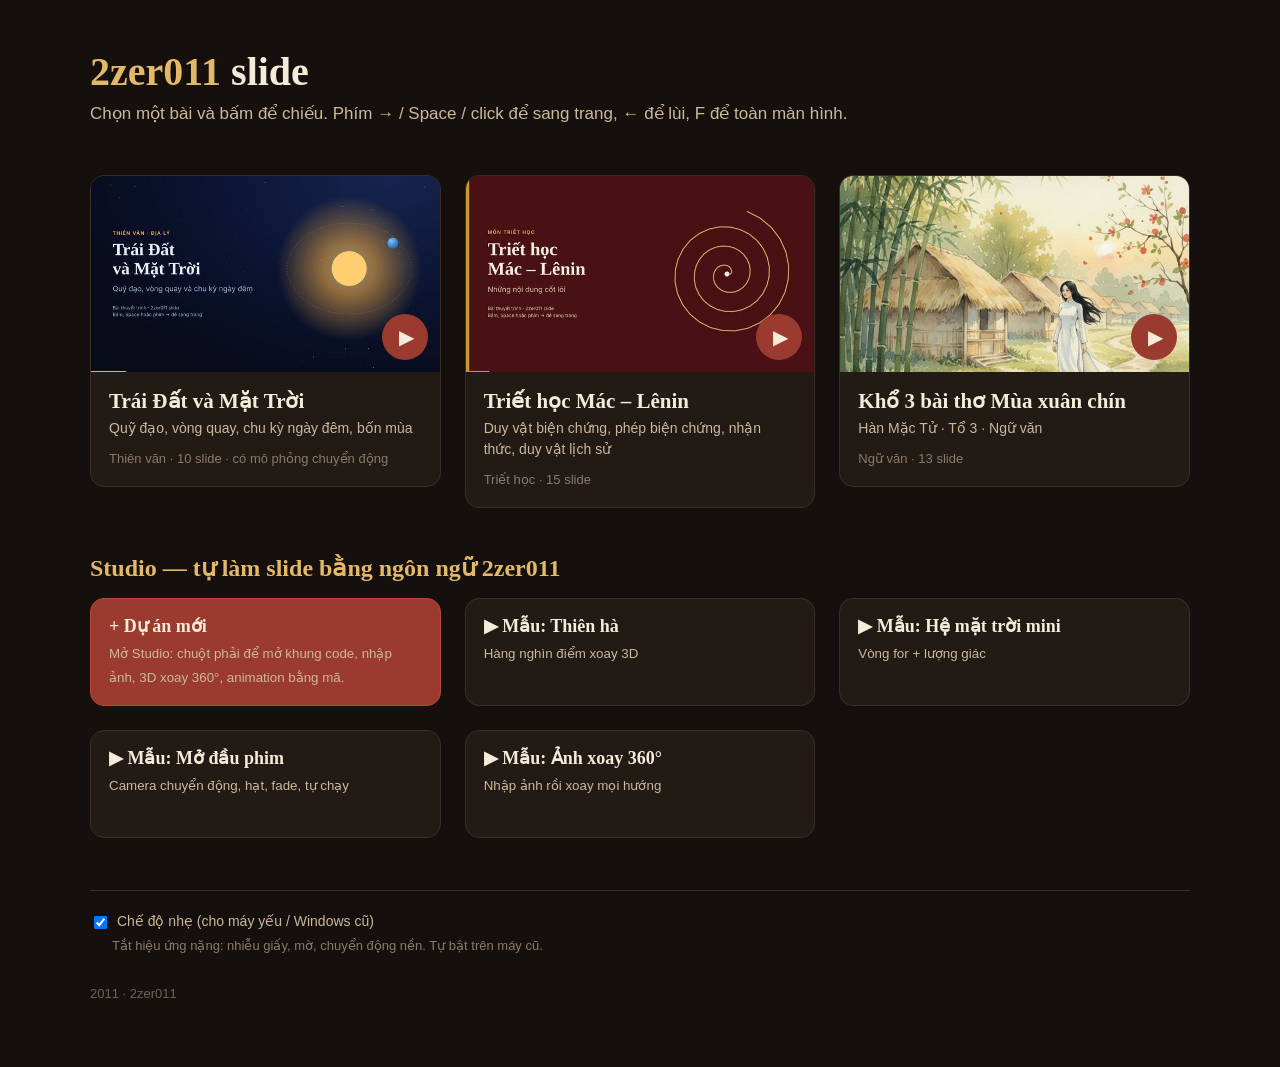
<file: index.html>
<!doctype html>
<html lang="vi">
<head>
<meta charset="utf-8">
<meta http-equiv="X-UA-Compatible" content="IE=edge">
<meta name="viewport" content="width=device-width,initial-scale=1">
<title>2zer011 slide</title>
<link rel="icon" href="data:image/svg+xml,%3Csvg xmlns='http://www.w3.org/2000/svg' viewBox='0 0 64 64'%3E%3Crect width='64' height='64' rx='12' fill='%239B3A2E'/%3E%3Cpath d='M24 18l22 14-22 14z' fill='%23F4EBD9'/%3E%3C/svg%3E">
<style>
/* ES5/CSS2-3 an toàn: không dùng CSS variables, grid, gap, inset -> chạy được trên trình duyệt cũ (Win 7) */
*{-webkit-box-sizing:border-box;-moz-box-sizing:border-box;box-sizing:border-box}
html,body{margin:0;padding:0;height:100%}
body{background:#15100d;color:#F4EBD9;font-family:"Segoe UI",Tahoma,Arial,sans-serif;line-height:1.5}
a{color:inherit}
#home{min-height:100%;padding:48px 24px 64px}
.wrap{max-width:1100px;margin:0 auto}
header h1{margin:0 0 6px;font:700 40px "Times New Roman",Times,serif;color:#F4EBD9}
header p{margin:0 0 36px;color:#CDB89A;font-size:17px}
header b{color:#E3B866}
#warn{display:none;background:#9B3A2E;color:#fff;padding:12px 18px;border-radius:8px;margin-bottom:24px;font-size:15px}
#list{margin:0 -12px;font-size:0}
.card{display:inline-block;vertical-align:top;width:33.3333%;min-width:280px;padding:12px;font-size:16px;text-align:left}
@media (max-width:900px){.card{width:50%}}
@media (max-width:620px){.card{width:100%}}
.card button{display:block;width:100%;padding:0;margin:0;border:1px solid #3a2e26;border-radius:14px;background:#221a15;color:inherit;font:inherit;text-align:left;cursor:pointer;overflow:hidden;-webkit-transition:border-color .2s,-webkit-transform .2s;transition:border-color .2s,transform .2s}
.card button:hover,.card button:focus{border-color:#E3B866;outline:0;-webkit-transform:translateY(-3px);transform:translateY(-3px)}
.thumb{position:relative;height:0;padding-bottom:56.25%;background:#2B2320 center/cover no-repeat}
.thumb i{position:absolute;right:12px;bottom:12px;width:46px;height:46px;border-radius:50%;background:#9B3A2E;color:#F4EBD9;font-style:normal;font-size:20px;line-height:46px;text-align:center;padding-left:3px}
.info{padding:16px 18px 18px}
.info h2{margin:0 0 4px;font:700 21px/1.25 "Times New Roman",Times,serif}
.info p{margin:0;color:#CDB89A;font-size:14px}
.info small{display:block;margin-top:10px;color:#8c7a68;font-size:13px}
.opt{margin-top:40px;padding-top:20px;border-top:1px solid #3a2e26;font-size:14px;color:#CDB89A}
.opt label{cursor:pointer}
.opt input{vertical-align:middle;margin-right:6px}
.opt span{display:block;color:#8c7a68;font-size:13px;margin:4px 0 0 22px}
footer{margin-top:28px;font-size:13px;color:#6E6157}

/* Player */
#player{display:none;position:fixed;left:0;top:0;right:0;bottom:0;background:#15100d;z-index:10}
#bar{position:absolute;left:0;top:0;right:0;height:42px;background:#0e0a08;border-bottom:1px solid #3a2e26;padding:6px 10px;white-space:nowrap;overflow:hidden}
#bar button{height:30px;margin-right:8px;padding:0 14px;border:1px solid #4a3c31;border-radius:6px;background:#221a15;color:#F4EBD9;font:14px "Segoe UI",Tahoma,Arial,sans-serif;cursor:pointer}
#bar button:hover{border-color:#E3B866}
#ptitle{display:inline-block;vertical-align:top;line-height:30px;color:#CDB89A;font-size:14px;margin-left:6px}
#frame{position:absolute;left:0;top:42px;right:0;bottom:0;width:100%;height:-webkit-calc(100% - 42px);height:calc(100% - 42px);border:0;background:#15100d}
#player.fs #bar{display:none}
#player.fs #frame{top:0;height:100%}
#loading{position:absolute;left:0;top:42px;right:0;bottom:0;text-align:center;padding-top:20%;color:#CDB89A;pointer-events:none}
#player.fs #loading{top:0}
.sh{margin:34px 0 4px;font:700 24px "Times New Roman",Times,serif;color:#E3B866}
.sc a{display:block;text-decoration:none;border:1px solid #3a2e26;border-radius:14px;background:#221a15;padding:16px 18px;color:inherit;min-height:92px}
.sc a:hover{border-color:#E3B866}
.sc h3{margin:0 0 4px;font:700 18px "Times New Roman",Times,serif}
.sc small{color:#CDB89A}
.sc.new a{background:#9B3A2E;border-color:#b8493b}
.sc .ed{display:inline-block;margin-top:6px;margin-right:12px;color:#E3B866;font-size:13px}
</style>
</head>
<body>

<div id="home">
  <div class="wrap">
    <div id="warn">Trình duyệt này quá cũ nên có thể không chiếu mượt. Hãy dùng Chrome 109 (bản cuối cho Windows 7) hoặc Firefox ESR 115.</div>
    <header>
      <h1><b>2zer011</b> slide</h1>
      <p>Chọn một bài và bấm để chiếu. Phím → / Space / click để sang trang, ← để lùi, F để toàn màn hình.</p>
    </header>
    <div id="list"></div>
    <h2 class="sh">Studio &mdash; tự làm slide bằng ngôn ngữ 2zer011</h2>
    <div id="studio"></div>
    <div class="opt">
      <label><input type="checkbox" id="lite"> Chế độ nhẹ (cho máy yếu / Windows cũ)</label>
      <span>Tắt hiệu ứng nặng: nhiễu giấy, mờ, chuyển động nền. Tự bật trên máy cũ.</span>
    </div>
    <footer>2011 · 2zer011</footer>
  </div>
</div>

<div id="player">
  <div id="bar">
    <button id="bBack" type="button">&#8592; Thư viện</button>
    <button id="bFull" type="button">Toàn màn hình</button>
    <button id="bLite" type="button">Chế độ nhẹ: tắt</button>
    <button id="bTab" type="button">Mở tab riêng</button>
    <span id="ptitle"></span>
  </div>
  <button id="xb" type="button" style="display:none;position:absolute;left:6px;top:6px;z-index:20;width:38px;height:38px;border-radius:50%;border:1px solid rgba(255,255,255,.35);background:rgba(0,0,0,.55);color:#fff;font-size:18px;padding:0">&#10005;</button>
  <div id="loading">Đang tải bài…</div>
  <iframe id="frame" title="Bài thuyết trình" allowfullscreen webkitallowfullscreen mozallowfullscreen></iframe>
</div>

<script>
/* ===== DANH SÁCH BÀI =====
   Thêm bài mới: bỏ file .html vào thư mục decks/ rồi thêm 1 dòng vào đây. */
var DECKS = [
  {
    title: 'Trái Đất và Mặt Trời',
    sub: 'Quỹ đạo, vòng quay, chu kỳ ngày đêm, bốn mùa',
    meta: 'Thiên văn · 10 slide · có mô phỏng chuyển động',
    file: 'decks/trai-dat-mat-troi.html',
    thumb: 'thumbs/trai-dat-mat-troi.jpg'
  },
  {
    title: 'Triết học Mác – Lênin',
    sub: 'Duy vật biện chứng, phép biện chứng, nhận thức, duy vật lịch sử',
    meta: 'Triết học · 15 slide',
    file: 'decks/triet-hoc-mac-lenin.html',
    thumb: 'thumbs/triet-hoc-mac-lenin.jpg'
  },
  {
    title: 'Khổ 3 bài thơ Mùa xuân chín',
    sub: 'Hàn Mặc Tử · Tổ 3 · Ngữ văn',
    meta: 'Ngữ văn · 13 slide',
    file: 'decks/mua-xuan-chin-to3.html',
    thumb: 'thumbs/mua-xuan-chin-to3.jpg'
  }
];

/* ===== CODE (ES5, không dùng tính năng mới) ===== */
(function () {
  var d = document;
  function $(id) { return d.getElementById(id); }
  var list = $('list'), player = $('player'), frame = $('frame'), loading = $('loading');
  var liteBox = $('lite'), bLite = $('bLite'), bTab = $('bTab'), bFull = $('bFull'), bBack = $('bBack'), ptitle = $('ptitle');
  var lite = false, current = null;

  function store(k, v) { try { if (v === undefined) return localStorage.getItem(k); localStorage.setItem(k, v); } catch (e) {} return null; }

  // Cảnh báo trình duyệt quá cũ (thiếu transform)
  var st = d.documentElement.style;
  if (!('transform' in st || 'webkitTransform' in st || 'msTransform' in st || 'MozTransform' in st)) $('warn').style.display = 'block';

  // Tự bật chế độ nhẹ trên máy cũ / yếu nếu người dùng chưa chọn
  function looksWeak() {
    var ua = navigator.userAgent || '';
    if (/Windows NT (5|6\.0|6\.1)/.test(ua)) return true;            // XP/Vista/7
    if (navigator.hardwareConcurrency && navigator.hardwareConcurrency <= 2) return true;
    if (navigator.deviceMemory && navigator.deviceMemory <= 2) return true;
    return false;
  }
  var saved = store('lite');
  lite = saved === null ? looksWeak() : saved === '1';

  function renderLite() {
    liteBox.checked = lite;
    bLite.innerHTML = 'Chế độ nhẹ: ' + (lite ? 'bật' : 'tắt');
  }
  function setLite(v) { lite = v; store('lite', v ? '1' : '0'); renderLite(); if (current) applyLite(); }
  liteBox.onclick = function () { setLite(liteBox.checked); };
  bLite.onclick = function () { setLite(!lite); };
  renderLite();

  // CSS tắt hiệu ứng nặng, chèn vào bài đang chiếu (cùng origin)
  var LITE_CSS =
    '*{-webkit-filter:none!important;filter:none!important;mix-blend-mode:normal!important;-webkit-animation:none!important;animation:none!important;text-shadow:none!important}' +
    '#stage::after,#sun{display:none!important}' +
    '.slide,.s,.b{-webkit-transition-duration:.25s!important;transition-duration:.25s!important}' +
    '.s,.b{-webkit-transform:none!important;transform:none!important}';
  function applyLite() {
    try {
      var doc = frame.contentDocument; if (!doc) return;
      var el = doc.getElementById('__lite');
      if (lite && !el) {
        el = doc.createElement('style'); el.id = '__lite'; el.type = 'text/css';
        if (el.styleSheet) el.styleSheet.cssText = LITE_CSS; else el.appendChild(doc.createTextNode(LITE_CSS));
        (doc.head || doc.documentElement).appendChild(el);
      } else if (!lite && el) { el.parentNode.removeChild(el); }
    } catch (e) { /* khác origin (file://): bỏ qua */ }
  }

  // Thẻ bài
  function esc(s) { return String(s).replace(/&/g, '&amp;').replace(/</g, '&lt;').replace(/"/g, '&quot;'); }
  var html = '';
  for (var i = 0; i < DECKS.length; i++) {
    var k = DECKS[i];
    html += '<div class="card"><button type="button" data-i="' + i + '">' +
      '<div class="thumb" style="background-image:url(\'' + esc(k.thumb || '') + '\')"><i>&#9654;</i></div>' +
      '<div class="info"><h2>' + esc(k.title) + '</h2><p>' + esc(k.sub || '') + '</p><small>' + esc(k.meta || '') + '</small></div>' +
      '</button></div>';
  }
  list.innerHTML = html;
  list.onclick = function (e) {
    e = e || window.event;
    var t = e.target || e.srcElement;
    while (t && t !== list && !(t.getAttribute && t.getAttribute('data-i') !== null)) t = t.parentNode;
    if (t && t !== list) openDeck(DECKS[+t.getAttribute('data-i')], true);
  };

  // Studio: dự án của người dùng + mẫu
  (function () {
    var box = d.getElementById('studio'), h = '', db = null, k, ps = [], i, p;
    try { db = JSON.parse(localStorage.getItem('zer.v1') || 'null'); } catch (e) { db = null; }
    h += '<div class="card sc new"><a href="studio.html#edit=new"><h3>+ Dự án mới</h3><small>Mở Studio: chuột phải để mở khung code, nhập ảnh, 3D xoay 360&deg;, animation bằng mã.</small></a></div>';
    if (db && db.projects) { for (k in db.projects) if (db.projects.hasOwnProperty(k)) ps.push(db.projects[k]); ps.sort(function (a, b) { return (b.updated || 0) - (a.updated || 0); }); }
    for (i = 0; i < ps.length; i++) { p = ps[i]; h += '<div class="card sc"><a href="studio.html#play=' + encodeURIComponent(p.id) + '"><h3>&#9654; ' + esc(p.name) + '</h3><small>Dự án của bạn</small><br><span class="ed" onclick="location.href=\'studio.html#edit=' + encodeURIComponent(p.id) + '\';return false;">Sửa mã</span></a></div>'; }
    var smp = [['galaxy', 'Thiên hà', 'Hàng nghìn điểm xoay 3D'], ['solar', 'Hệ mặt trời mini', 'Vòng for + lượng giác'], ['film', 'Mở đầu phim', 'Camera chuyển động, hạt, fade, tự chạy'], ['image360', 'Ảnh xoay 360°', 'Nhập ảnh rồi xoay mọi hướng']];
    for (i = 0; i < smp.length; i++) h += '<div class="card sc"><a href="studio.html#play=sample:' + smp[i][0] + '"><h3>&#9654; Mẫu: ' + smp[i][1] + '</h3><small>' + smp[i][2] + '</small><br><span class="ed" onclick="location.href=\'studio.html#edit=new\';return false;"></span></a></div>';
    box.innerHTML = '<div id="slist2" style="margin:0 -12px;font-size:0">' + h + '</div>';
  })();

  // Toàn màn hình (có tiền tố cho trình duyệt cũ)
  function fsEl() { return d.fullscreenElement || d.webkitFullscreenElement || d.mozFullScreenElement || d.msFullscreenElement; }
  function enterFs() {
    var e = player;
    var f = e.requestFullscreen || e.webkitRequestFullscreen || e.mozRequestFullScreen || e.msRequestFullscreen;
    if (f) { try { var r = f.call(e); if (r && r['catch']) r['catch'](function () {}); } catch (x) {} }
  }
  function exitFs() {
    var f = d.exitFullscreen || d.webkitExitFullscreen || d.mozCancelFullScreen || d.msExitFullscreen;
    if (f && fsEl()) { try { f.call(d); } catch (x) {} }
  }
  // Điện thoại dựng đứng: xoay khung 90° cho vừa màn hình (và thử khoá ngang)
  function rotFit() {
    var W = window.innerWidth, H = window.innerHeight, on = player.style.display === 'block' && H > W * 1.15 && W < 900, st = frame.style;
    if (on) {
      st.right = 'auto'; st.bottom = 'auto'; st.top = '0px'; st.left = W + 'px'; st.width = H + 'px'; st.height = W + 'px';
      st.webkitTransformOrigin = st.transformOrigin = '0 0'; st.webkitTransform = st.transform = 'rotate(90deg)';
    } else {
      st.right = ''; st.bottom = ''; st.top = ''; st.left = ''; st.width = ''; st.height = '';
      st.webkitTransform = st.transform = '';
    }
    $('bar').style.display = on ? 'none' : ''; $('xb').style.display = on ? 'block' : 'none';
  }
  window.addEventListener('resize', rotFit, false); window.addEventListener('orientationchange', function () { setTimeout(rotFit, 200); }, false);
  function lockLandscape() { try { var o = screen.orientation; if (o && o.lock) { var r = o.lock('landscape'); if (r && r['catch']) r['catch'](function () {}); } } catch (x) {} }
  function syncFs() {
    if (fsEl()) lockLandscape();
    setTimeout(rotFit, 150);
    var on = !!fsEl();
    player.className = on ? 'fs' : '';
    bFull.innerHTML = on ? 'Thoát toàn màn hình' : 'Toàn màn hình';
    try { frame.contentWindow.focus(); } catch (e) {}
  }
  var evs = ['fullscreenchange', 'webkitfullscreenchange', 'mozfullscreenchange', 'MSFullscreenChange'];
  for (var j = 0; j < evs.length; j++) d.addEventListener(evs[j], syncFs, false);
  bFull.onclick = function () { fsEl() ? exitFs() : enterFs(); };

  // Mở / đóng bài
  function openDeck(deck, full) {
    current = deck;
    ptitle.innerHTML = esc(deck.title);
    loading.style.display = 'block';
    player.style.display = 'block'; rotFit();
    d.body.style.overflow = 'hidden';
    if (full) enterFs();                      // phải gọi ngay trong sự kiện click
    frame.onload = function () {
      loading.style.display = 'none';
      applyLite();
      try {                                   // bỏ qua màn "Bắt đầu" của bài, vào thẳng slide 1
        var b = frame.contentDocument.getElementById('bn');
        if (b) b.click();
      } catch (e) { /* file:// -> người dùng tự bấm nút Bắt đầu */ }
      try { frame.contentWindow.focus(); } catch (e) {}
    };
    frame.src = deck.file;
  }
  function closeDeck() {
    exitFs();
    frame.onload = null;
    frame.src = 'about:blank';
    player.style.display = 'none'; rotFit();
    player.className = '';
    d.body.style.overflow = '';
    current = null;
  }
  bBack.onclick = closeDeck; $('xb').onclick = closeDeck;
  bTab.onclick = function () { if (current) { var f = current.file; closeDeck(); window.open(f, '_blank'); } };
  d.onkeydown = function (e) {
    e = e || window.event;
    if ((e.keyCode === 27) && current && !fsEl()) closeDeck();
  };

  // Mở thẳng một bài qua #tên-file (vd index.html#mua-xuan-chin-to3) để chia sẻ link
  var h = (location.hash || '').replace('#', '');
  if (h) for (var n = 0; n < DECKS.length; n++) if (DECKS[n].file.indexOf('/' + h + '.html') > -1) openDeck(DECKS[n], false);
})();
</script>
</body>
</html>
</file>
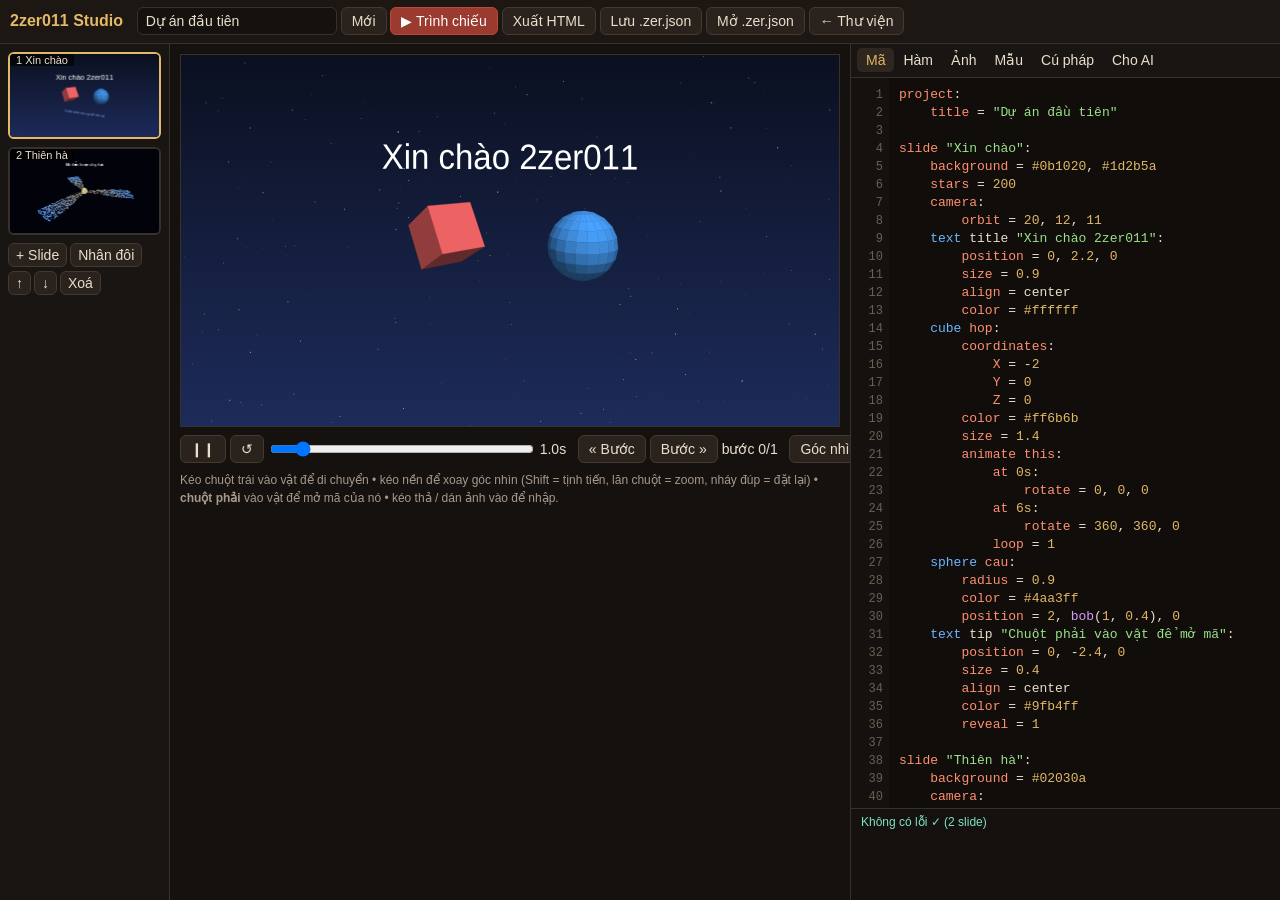
<file: studio.html>
<!doctype html>
<html lang="vi">
<head>
<meta charset="utf-8">
<meta http-equiv="X-UA-Compatible" content="IE=edge">
<meta name="viewport" content="width=device-width,initial-scale=1">
<title>2zer011 Studio</title>
<style>
*{-webkit-box-sizing:border-box;-moz-box-sizing:border-box;box-sizing:border-box}
html,body{margin:0;padding:0;height:100%;overflow:hidden}
body{background:#14110f;color:#EADFCB;font:14px "Segoe UI",Tahoma,Arial,sans-serif}
button,input,select,textarea{font:inherit;color:inherit}
button{background:#2a221d;border:1px solid #45382f;border-radius:6px;padding:5px 10px;cursor:pointer}
button:hover{border-color:#E3B866}
button.pri{background:#9B3A2E;border-color:#b8493b;color:#fff}
#top{position:absolute;left:0;right:0;top:0;height:44px;background:#1c1713;border-bottom:1px solid #38302a;padding:7px 10px;white-space:nowrap;overflow:hidden}
#top b{color:#E3B866;font-size:16px;margin-right:10px}
#top *{vertical-align:middle}
#pname{background:#14110f;border:1px solid #38302a;border-radius:6px;padding:5px 8px;width:200px}
#left{position:absolute;left:0;top:44px;bottom:0;width:170px;background:#191512;border-right:1px solid #38302a;overflow-y:auto;padding:8px}
.sl{position:relative;margin-bottom:8px;border:2px solid #38302a;border-radius:6px;cursor:pointer;background:#000;overflow:hidden}
.sl.on{border-color:#E3B866}
.sl canvas{display:block;width:100%;height:auto}
.sl span{position:absolute;left:0;top:0;background:rgba(0,0,0,.65);padding:0 6px;font-size:11px}
#sbtn button{margin:0 3px 4px 0;padding:3px 7px}
#mid{position:absolute;left:170px;top:44px;bottom:0;right:430px;padding:10px;overflow:auto}
#stagew{position:relative;width:100%;height:0;padding-bottom:56.25%;background:#000;border:1px solid #38302a}
#stagew canvas{position:absolute;left:0;top:0;width:100%;height:100%}
#tl{margin-top:8px;white-space:nowrap}
#tl input[type=range]{width:40%}
#tl *{vertical-align:middle}
#status{margin-top:8px;color:#a8998a;font-size:12px;line-height:1.5}
#right{position:absolute;right:0;top:44px;bottom:0;width:430px;background:#191512;border-left:1px solid #38302a}
#tabs{height:34px;border-bottom:1px solid #38302a;padding:4px 6px;white-space:nowrap;overflow:hidden}
#tabs button{border:0;background:transparent;padding:4px 9px;border-radius:5px}
#tabs button.on{background:#2f261f;color:#E3B866}
.pane{position:absolute;left:0;right:0;top:34px;bottom:0;display:none}
.pane.on{display:block}
#edwrap{position:absolute;left:0;right:0;top:0;bottom:92px;background:#100d0b}
#gut{position:absolute;left:0;top:0;bottom:0;width:38px;overflow:hidden;background:#15110e;color:#6c5f52;text-align:right;padding:8px 6px 8px 0;font:12px/18px Consolas,"Courier New",monospace;white-space:pre}
#hl,#code{position:absolute;left:38px;right:0;top:0;bottom:0;margin:0;padding:8px 10px;font:13px/18px Consolas,"Courier New",monospace;white-space:pre;overflow:auto;border:0;tab-size:4;-moz-tab-size:4}
#hl{color:#EADFCB;pointer-events:none;overflow:hidden}
#code{background:transparent;color:transparent;caret-color:#fff;resize:none;outline:0}
#code::selection{background:rgba(227,184,102,.35);color:transparent}
#errs{position:absolute;left:0;right:0;bottom:0;height:92px;overflow:auto;border-top:1px solid #38302a;padding:6px 10px;font-size:12px;background:#15110e}
.er{color:#ff8e8e;cursor:pointer;margin-bottom:2px}.er.w{color:#e3b866}
.ok{color:#7ee0c3}
.k1{color:#ff8f70}.k2{color:#6cb6ff}.k3{color:#9be08a}.k4{color:#e3b866}.k5{color:#6c5f52}.k6{color:#d79cff}
.scroll{position:absolute;left:0;right:0;top:0;bottom:0;overflow:auto;padding:10px}
.scroll h4{margin:12px 0 4px;color:#E3B866}
.fn{padding:5px 6px;border-radius:5px;cursor:pointer;border-bottom:1px solid #26201b}
.fn:hover{background:#2a221d}
.fn code{color:#9be08a;font:12px Consolas,monospace}
.fn small{display:block;color:#a8998a}
.asset{display:inline-block;width:120px;margin:0 8px 8px 0;vertical-align:top;font-size:12px;word-wrap:break-word}
.asset img{width:120px;height:80px;display:block;border:1px solid #38302a}
pre.sx{background:#100d0b;border:1px solid #38302a;border-radius:6px;padding:8px;font:12px/1.5 Consolas,monospace;white-space:pre-wrap}
#flt{width:100%;margin-bottom:6px;background:#14110f;border:1px solid #38302a;border-radius:6px;padding:5px 8px}
#toast{position:fixed;left:50%;bottom:24px;margin-left:-180px;width:360px;background:#9B3A2E;color:#fff;padding:9px 14px;border-radius:8px;text-align:center;display:none;z-index:50}
#ctx{position:fixed;display:none;z-index:40;background:#241c17;border:1px solid #E3B866;border-radius:6px;padding:4px 0;min-width:170px}
#ctx div{padding:5px 14px;cursor:pointer}#ctx div:hover{background:#3a2e26}
#pres{position:fixed;left:0;top:0;right:0;bottom:0;background:#000;z-index:100;display:none}
#pres canvas{position:absolute;left:0;top:0;width:100%;height:100%}
#drop{position:fixed;left:0;top:0;right:0;bottom:0;background:rgba(155,58,46,.5);display:none;z-index:60;color:#fff;font-size:28px;text-align:center;padding-top:30%}
</style>
</head>
<body>
<div id="top"><b>2zer011 Studio</b>
 <input id="pname" title="Tên dự án">
 <button id="bNew">Mới</button> <button id="bPlay" class="pri">&#9654; Trình chiếu</button>
 <button id="bExpHtml">Xuất HTML</button> <button id="bExp">Lưu .zer.json</button> <button id="bImp">Mở .zer.json</button>
 <button id="bLib">&larr; Thư viện</button>
 <input type="file" id="fJson" accept=".json,.zer" style="display:none"><input type="file" id="fImg" accept="image/*" multiple style="display:none">
</div>
<div id="left"><div id="slist"></div><div id="sbtn"><button id="sAdd">+ Slide</button><button id="sDup">Nhân đôi</button><button id="sUp">&uarr;</button><button id="sDn">&darr;</button><button id="sDel">Xoá</button></div></div>
<div id="mid">
 <div id="stagew"><canvas id="cv" width="960" height="540"></canvas></div>
 <div id="tl"><button id="tPlay">&#10073;&#10073;</button> <button id="tRst">&#8634;</button> <input type="range" id="tSeek" min="0" max="1000" value="0"> <span id="tTxt">0.0s</span> &nbsp; <button id="tPrev">&laquo; Bước</button> <button id="tNext">Bước &raquo;</button> <span id="stepTxt"></span> &nbsp; <button id="tHome" title="Đặt lại góc nhìn">Góc nhìn</button></div>
 <div id="status">Kéo chuột trái vào vật để di chuyển &bull; kéo nền để xoay góc nhìn (Shift = tịnh tiến, lăn chuột = zoom, nháy đúp = đặt lại) &bull; <b>chuột phải</b> vào vật để mở mã của nó &bull; kéo thả / dán ảnh vào để nhập.</div>
</div>
<div id="right">
 <div id="tabs"><button data-p="pCode" class="on">Mã</button><button data-p="pFn">Hàm</button><button data-p="pImg">Ảnh</button><button data-p="pSmp">Mẫu</button><button data-p="pSx">Cú pháp</button><button data-p="pAi">Cho AI</button></div>
 <div class="pane on" id="pCode"><div id="edwrap"><div id="gut"></div><pre id="hl"></pre><textarea id="code" spellcheck="false" wrap="off"></textarea></div><div id="errs"></div></div>
 <div class="pane" id="pFn"><div class="scroll"><input id="flt" placeholder="Tìm hàm... (click để chèn vào mã)"><div id="fnl"></div></div></div>
 <div class="pane" id="pImg"><div class="scroll"><button id="bAddImg" class="pri">+ Nhập ảnh</button> <small>(hoặc kéo thả / Ctrl+V)</small><div id="assets" style="margin-top:10px"></div></div></div>
 <div class="pane" id="pSmp"><div class="scroll"><div id="smp"></div></div></div>
 <div class="pane" id="pAi"><div class="scroll"><p style="margin:0 0 8px;color:#a8998a">Đặc tả đầy đủ để AI (ChatGPT, Claude, Gemini…) viết mã ZER đúng ngay lần đầu. Bấm sao chép, dán cho AI trước yêu cầu của bạn, rồi dán kết quả vào tab Mã (tự bỏ ```).</p><button id="bCopy" class="pri">Sao chép đặc tả</button> <button id="bDlSpec">Tải .md</button><pre class="sx" id="specTxt" style="max-height:60vh;overflow:auto;margin-top:10px"></pre></div></div>
 <div class="pane" id="pSx"><div class="scroll" id="sxBody"></div></div>
</div>
<div id="ctx"></div><div id="toast"></div><div id="drop">Thả ảnh vào đây</div>
<div id="pres"><canvas id="pcv"></canvas></div>
<script id="zer-runtime">/* ============================================================================
   zer - ngôn ngữ của 2zer011 (phần 1: tiện ích, thư viện hàm, parser)
   ES5 thuần để chạy trên trình duyệt cũ. Không phụ thuộc DOM (trừ tra màu CSS lạ).
   ========================================================================== */
(function (root) {
'use strict';
var ZER = root.ZER = { version: 1 };
var PI = Math.PI, TAU = PI * 2;

function hasOwn(o, k) { return Object.prototype.hasOwnProperty.call(o, k); }
function isArr(v) { return Object.prototype.toString.call(v) === '[object Array]'; }
function ZError(msg, line) { var e = new Error(msg); e.zline = line; return e; }
function N(v) {
  if (typeof v === 'number') return isNaN(v) ? 0 : v;
  if (typeof v === 'string') { var f = parseFloat(v); return isNaN(f) ? 0 : f; }
  if (isArr(v)) return N(v[0]);
  return v ? 1 : 0;
}
function truthy(v) {
  if (typeof v === 'number') return v !== 0;
  if (typeof v === 'string') { var s = v.toLowerCase(); return !(s === '' || s === 'no' || s === 'false' || s === 'off' || s === '0' || s === 'không'); }
  if (isArr(v)) return true;
  return !!v;
}
function clamp(x, a, b) { return x < a ? a : (x > b ? b : x); }
function V3(v, d) {            // đưa mọi thứ về vector 3 số; thiếu thì lấy từ d
  d = d || [0, 0, 0];
  if (isArr(v)) {
    var r = [], i;
    for (i = 0; i < 3; i++) r.push((v[i] === null || v[i] === undefined) ? d[i] : N(v[i]));
    return r;
  }
  if (v === null || v === undefined) return [d[0], d[1], d[2]];
  var n = N(v); return [n, n, n];
}
ZER._u = { N: N, V3: V3, truthy: truthy, isArr: isArr, hasOwn: hasOwn, clamp: clamp };

/* ---------- màu ---------- */
var NAMED = { red: '#ff3b30', green: '#34c759', blue: '#0a84ff', white: '#ffffff', black: '#000000', yellow: '#ffd60a', orange: '#ff9f0a',
  purple: '#af52de', pink: '#ff6fa5', cyan: '#32d4ff', gray: '#8e8e93', grey: '#8e8e93', gold: '#e3b866', silver: '#c0c0c0', brown: '#8b5a2b',
  teal: '#30b0c7', navy: '#1b2a5c', lime: '#a4e000', magenta: '#ff2bd6', transparent: 'rgba(0,0,0,0)', sky: '#6cb6ff', mint: '#7ee0c3',
  coral: '#ff7a90', cream: '#f5eddc', ink: '#2a1c1c', maroon: '#800000', indigo: '#4b0082', violet: '#8a2be2', crimson: '#dc143c', olive: '#808000', skyblue: '#87ceeb', tomato: '#ff6347', salmon: '#fa8072', orchid: '#da70d6', plum: '#dda0dd', khaki: '#f0e68c', beige: '#f5f5dc', ivory: '#fffff0', lavender: '#e6e6fa', turquoise: '#40e0d0', aqua: '#00ffff', chocolate: '#d2691e', firebrick: '#b22222', darkred: '#8b0000', darkblue: '#00008b', darkgreen: '#006400', lightblue: '#add8e6', lightgreen: '#90ee90', lightgray: '#d3d3d3', lightgrey: '#d3d3d3', darkgray: '#a9a9a9', darkgrey: '#a9a9a9', steelblue: '#4682b4', royalblue: '#4169e1', slateblue: '#6a5acd', hotpink: '#ff69b4', deeppink: '#ff1493', orangered: '#ff4500', goldenrod: '#daa520', forestgreen: '#228b22', seagreen: '#2e8b57', springgreen: '#00ff7f', chartreuse: '#7fff00', tan: '#d2b48c', sienna: '#a0522d', peru: '#cd853f', wheat: '#f5deb3', snow: '#fffafa', azure: '#f0ffff', midnightblue: '#191970', dodgerblue: '#1e90ff', cornflowerblue: '#6495ed', darkorange: '#ff8c00', crimson2: '#dc143c', rose: '#ff3d7f', amber: '#ffbf00', emerald: '#50c878', ruby: '#e0115f', sapphire: '#0f52ba' };
var colorCache = {};
function hex2(n) { n = Math.round(clamp(n, 0, 255)); return (n < 16 ? '0' : '') + n.toString(16); }
function parseColor(s) {
  if (isArr(s)) return [N(s[0]), N(s[1]), N(s[2]), s.length > 3 ? N(s[3]) : 1];
  s = String(s);
  var c = colorCache[s]; if (c) return c;
  var m, r = null, low = s.toLowerCase();
  if (hasOwn(NAMED, low)) { r = parseColor(NAMED[low]); }
  else if ((m = /^#([0-9a-f]{3,8})$/.exec(low))) {
    var h = m[1];
    if (h.length === 3 || h.length === 4) { var t = ''; for (var i = 0; i < h.length; i++) t += h.charAt(i) + h.charAt(i); h = t; }
    if (h.length === 6 || h.length === 8) r = [parseInt(h.substr(0, 2), 16), parseInt(h.substr(2, 2), 16), parseInt(h.substr(4, 2), 16), h.length === 8 ? parseInt(h.substr(6, 2), 16) / 255 : 1];
  } else if ((m = /^rgba?\(\s*([\d.]+)\s*,\s*([\d.]+)\s*,\s*([\d.]+)\s*(?:,\s*([\d.]+)\s*)?\)$/.exec(low))) {
    r = [+m[1], +m[2], +m[3], m[4] === undefined ? 1 : +m[4]];
  } else if (root.document) {
    try { var cv = root.document.createElement('canvas').getContext('2d'); cv.fillStyle = '#010203'; cv.fillStyle = s; var f = cv.fillStyle; if (f !== '#010203') return (colorCache[s] = parseColor(f)); } catch (e) {}
  }
  if (!r) r = [128, 128, 128, 1];
  colorCache[s] = r; return r;
}
function css(c, k) {             // [r,g,b,a] -> chuỗi css, k = hệ số sáng
  k = k === undefined ? 1 : k;
  var a = c[3] === undefined ? 1 : c[3];
  return 'rgba(' + Math.round(clamp(c[0] * k, 0, 255)) + ',' + Math.round(clamp(c[1] * k, 0, 255)) + ',' + Math.round(clamp(c[2] * k, 0, 255)) + ',' + (Math.round(a * 1000) / 1000) + ')';
}
function mixRGBA(a, b, k) { return [a[0] + (b[0] - a[0]) * k, a[1] + (b[1] - a[1]) * k, a[2] + (b[2] - a[2]) * k, (a[3] === undefined ? 1 : a[3]) + ((b[3] === undefined ? 1 : b[3]) - (a[3] === undefined ? 1 : a[3])) * k]; }
function isColorStr(s) { return typeof s === 'string' && (/^#[0-9a-fA-F]{3,8}$/.test(s) || /^(rgb|hsl)a?\(/i.test(s) || hasOwn(NAMED, s.toLowerCase())); }
function hsl2rgb(h, s, l) {
  h = ((h % 360) + 360) % 360 / 360; s = clamp(s / 100, 0, 1); l = clamp(l / 100, 0, 1);
  function f(p, q, t) { if (t < 0) t += 1; if (t > 1) t -= 1; if (t < 1 / 6) return p + (q - p) * 6 * t; if (t < 1 / 2) return q; if (t < 2 / 3) return p + (q - p) * (2 / 3 - t) * 6; return p; }
  if (s === 0) return [l * 255, l * 255, l * 255];
  var q = l < 0.5 ? l * (1 + s) : l + s - l * s, p = 2 * l - q;
  return [f(p, q, h + 1 / 3) * 255, f(p, q, h) * 255, f(p, q, h - 1 / 3) * 255];
}
ZER._color = { parse: parseColor, css: css, mix: mixRGBA, isColorStr: isColorStr };

/* ---------- easing ---------- */
function bounceOut(x) { var n1 = 7.5625, d1 = 2.75; if (x < 1 / d1) return n1 * x * x; if (x < 2 / d1) return n1 * (x -= 1.5 / d1) * x + 0.75; if (x < 2.5 / d1) return n1 * (x -= 2.25 / d1) * x + 0.9375; return n1 * (x -= 2.625 / d1) * x + 0.984375; }
var C1 = 1.70158, C3 = C1 + 1;
var EASE = {
  linear: function (x) { return x; },
  smooth: function (x) { return x * x * (3 - 2 * x); },
  'in': function (x) { return x * x; }, out: function (x) { return 1 - (1 - x) * (1 - x); },
  inout: function (x) { return x < 0.5 ? 2 * x * x : 1 - Math.pow(-2 * x + 2, 2) / 2; },
  cubicin: function (x) { return x * x * x; }, cubicout: function (x) { return 1 - Math.pow(1 - x, 3); },
  cubicinout: function (x) { return x < 0.5 ? 4 * x * x * x : 1 - Math.pow(-2 * x + 2, 3) / 2; },
  expoin: function (x) { return x === 0 ? 0 : Math.pow(2, 10 * x - 10); }, expoout: function (x) { return x === 1 ? 1 : 1 - Math.pow(2, -10 * x); },
  expoinout: function (x) { return x === 0 ? 0 : x === 1 ? 1 : x < 0.5 ? Math.pow(2, 20 * x - 10) / 2 : (2 - Math.pow(2, -20 * x + 10)) / 2; },
  sinein: function (x) { return 1 - Math.cos(x * PI / 2); }, sineout: function (x) { return Math.sin(x * PI / 2); }, sineinout: function (x) { return -(Math.cos(PI * x) - 1) / 2; },
  backin: function (x) { return C3 * x * x * x - C1 * x * x; }, backout: function (x) { return 1 + C3 * Math.pow(x - 1, 3) + C1 * Math.pow(x - 1, 2); },
  backinout: function (x) { var c2 = C1 * 1.525; return x < 0.5 ? (Math.pow(2 * x, 2) * ((c2 + 1) * 2 * x - c2)) / 2 : (Math.pow(2 * x - 2, 2) * ((c2 + 1) * (x * 2 - 2) + c2) + 2) / 2; },
  elasticout: function (x) { return x === 0 ? 0 : x === 1 ? 1 : Math.pow(2, -10 * x) * Math.sin((x * 10 - 0.75) * (TAU / 3)) + 1; },
  elasticin: function (x) { return x === 0 ? 0 : x === 1 ? 1 : -Math.pow(2, 10 * x - 10) * Math.sin((x * 10 - 10.75) * (TAU / 3)); },
  bounceout: bounceOut, bouncein: function (x) { return 1 - bounceOut(1 - x); }
};
function easeFn(name) {
  var k = String(name === undefined || name === null ? 'linear' : name).toLowerCase().replace(/[^a-z]/g, '').replace(/^ease/, '');
  return EASE[k] || EASE.linear;
}
ZER._easeNames = (function () { var a = [], k; for (k in EASE) a.push(k); return a; })();

function lerpAny(a, b, k) {
  if (isArr(a) || isArr(b)) {
    var aa = isArr(a), ba = isArr(b), n = Math.max(aa ? a.length : 1, ba ? b.length : 1), r = [], i;
    for (i = 0; i < n; i++) r.push(lerpAny(aa ? a[i] : a, ba ? b[i] : b, k));
    return r;
  }
  if (typeof a === 'string' && typeof b === 'string') {
    if (isColorStr(a) && isColorStr(b)) return css(mixRGBA(parseColor(a), parseColor(b), k));
    return k < 1 ? a : b;
  }
  if (a === null || a === undefined) return b;
  if (b === null || b === undefined) return a;
  a = N(a); b = N(b); return a + (b - a) * k;
}

/* ---------- ngẫu nhiên / noise ---------- */
function hash(n) { n = Math.sin(n * 127.1 + 311.7) * 43758.5453123; return n - Math.floor(n); }
function fade(t) { return t * t * t * (t * (t * 6 - 15) + 10); }
function vnoise(x, y, z) {
  var xi = Math.floor(x), yi = Math.floor(y), zi = Math.floor(z), xf = x - xi, yf = y - yi, zf = z - zi,
    u = fade(xf), v = fade(yf), w = fade(zf);
  function h(i, j, k) { return hash(xi + i + (yi + j) * 57.0 + (zi + k) * 113.0 + 0.5); }
  function l(a, b, t) { return a + (b - a) * t; }
  return l(l(l(h(0, 0, 0), h(1, 0, 0), u), l(h(0, 1, 0), h(1, 1, 0), u), v), l(l(h(0, 0, 1), h(1, 0, 1), u), l(h(0, 1, 1), h(1, 1, 1), u), v), w);
}

/* ---------- thư viện hàm ---------- */
var F = {}, DOCS = [];
function def(cat, name, sig, desc, fn, snip) { F[name] = fn; DOCS.push({ cat: cat, name: name, sig: sig, desc: desc, snip: snip || sig }); }
function un(fn) { return function (x) { if (isArr(x)) { var r = [], i; for (i = 0; i < x.length; i++) r.push(un(fn)(x[i])); return r; } return fn(N(x)); }; }
function mod(a, b) { return ((a % b) + b) % b; }
function saw(x) { return x - Math.floor(x); }
function pts(a) { return isArr(a) ? a : []; }
function vec(a) { return V3(a); }

/* Toán */
var MATH1 = [['abs', Math.abs, 'giá trị tuyệt đối'], ['floor', Math.floor, 'làm tròn xuống'], ['ceil', Math.ceil, 'làm tròn lên'], ['round', Math.round, 'làm tròn gần nhất'],
  ['trunc', function (x) { return x < 0 ? Math.ceil(x) : Math.floor(x); }, 'bỏ phần thập phân'], ['fract', function (x) { return x - Math.floor(x); }, 'phần thập phân'],
  ['sign', function (x) { return x > 0 ? 1 : x < 0 ? -1 : 0; }, 'dấu: -1, 0, 1'], ['sqrt', function (x) { return Math.sqrt(Math.max(0, x)); }, 'căn bậc hai'], ['cbrt', function (x) { return x < 0 ? -Math.pow(-x, 1 / 3) : Math.pow(x, 1 / 3); }, 'căn bậc ba'],
  ['exp', Math.exp, 'e mũ x'], ['log', function (x) { return Math.log(Math.max(1e-12, x)); }, 'logarit tự nhiên'], ['log2', function (x) { return Math.log(Math.max(1e-12, x)) / Math.LN2; }, 'logarit cơ số 2'], ['log10', function (x) { return Math.log(Math.max(1e-12, x)) / Math.LN10; }, 'logarit cơ số 10'],
  ['sin', Math.sin, 'sin (radian)'], ['cos', Math.cos, 'cos (radian)'], ['tan', Math.tan, 'tan (radian)'], ['asin', function (x) { return Math.asin(clamp(x, -1, 1)); }, 'arcsin'], ['acos', function (x) { return Math.acos(clamp(x, -1, 1)); }, 'arccos'], ['atan', Math.atan, 'arctan'],
  ['sinh', function (x) { return (Math.exp(x) - Math.exp(-x)) / 2; }, 'sinh'], ['cosh', function (x) { return (Math.exp(x) + Math.exp(-x)) / 2; }, 'cosh'], ['tanh', function (x) { var a = Math.exp(x), b = Math.exp(-x); return (a - b) / (a + b); }, 'tanh'],
  ['sind', function (x) { return Math.sin(x * PI / 180); }, 'sin theo ĐỘ'], ['cosd', function (x) { return Math.cos(x * PI / 180); }, 'cos theo ĐỘ'], ['tand', function (x) { return Math.tan(x * PI / 180); }, 'tan theo ĐỘ'],
  ['deg', function (x) { return x * 180 / PI; }, 'radian sang độ'], ['rad', function (x) { return x * PI / 180; }, 'độ sang radian'], ['sq', function (x) { return x * x; }, 'bình phương'], ['neg', function (x) { return -x; }, 'đổi dấu']];
(function () { var i; for (i = 0; i < MATH1.length; i++) def('Toán', MATH1[i][0], MATH1[i][0] + '(x)', MATH1[i][2], un(MATH1[i][1])); })();
def('Toán', 'pow', 'pow(a, b)', 'a mũ b', function (a, b) { return Math.pow(N(a), N(b)); });
def('Toán', 'atan2', 'atan2(y, x)', 'góc của vector (radian)', function (y, x) { return Math.atan2(N(y), N(x)); });
def('Toán', 'mod', 'mod(a, b)', 'chia lấy dư luôn không âm', function (a, b) { b = N(b) || 1; return mod(N(a), b); });
def('Toán', 'min', 'min(a, b, ...)', 'số nhỏ nhất', function () { var m = Infinity, i; for (i = 0; i < arguments.length; i++) m = Math.min(m, N(arguments[i])); return m; });
def('Toán', 'max', 'max(a, b, ...)', 'số lớn nhất', function () { var m = -Infinity, i; for (i = 0; i < arguments.length; i++) m = Math.max(m, N(arguments[i])); return m; });
def('Toán', 'clamp', 'clamp(x, lo, hi)', 'giữ x trong [lo, hi]', function (x, a, b) { return clamp(N(x), N(a), N(b)); });
def('Toán', 'hypot', 'hypot(a, b, ...)', 'căn của tổng bình phương', function () { var s = 0, i; for (i = 0; i < arguments.length; i++) s += N(arguments[i]) * N(arguments[i]); return Math.sqrt(s); });
def('Toán', 'sum', 'sum(a, b, ...)', 'tổng', function () { var s = 0, i, j, a; for (i = 0; i < arguments.length; i++) { a = arguments[i]; if (isArr(a)) for (j = 0; j < a.length; j++) s += N(a[j]); else s += N(a); } return s; });
def('Toán', 'avg', 'avg(a, b, ...)', 'trung bình', function () { var s = 0, c = 0, i, j, a; for (i = 0; i < arguments.length; i++) { a = arguments[i]; if (isArr(a)) for (j = 0; j < a.length; j++) { s += N(a[j]); c++; } else { s += N(a); c++; } } return c ? s / c : 0; });
def('Toán', 'lerp', 'lerp(a, b, k)', 'nội suy a→b theo k (0..1); dùng được cho vector và màu', function (a, b, k) { return lerpAny(a, b, N(k)); });
def('Toán', 'invlerp', 'invlerp(a, b, x)', 'x nằm ở đâu giữa a và b (0..1)', function (a, b, x) { a = N(a); b = N(b); return b === a ? 0 : (N(x) - a) / (b - a); });
def('Toán', 'map', 'map(x, a, b, c, d)', 'đổi x từ khoảng [a,b] sang [c,d]', function (x, a, b, c, d) { a = N(a); b = N(b); var k = b === a ? 0 : (N(x) - a) / (b - a); return N(c) + (N(d) - N(c)) * k; });
def('Toán', 'step', 'step(edge, x)', '0 nếu x < edge, ngược lại 1', function (e, x) { return N(x) < N(e) ? 0 : 1; });
def('Toán', 'smoothstep', 'smoothstep(a, b, x)', 'chuyển mượt từ 0 lên 1 giữa a và b', function (a, b, x) { a = N(a); b = N(b); var k = clamp((N(x) - a) / ((b - a) || 1), 0, 1); return k * k * (3 - 2 * k); });
def('Toán', 'if', 'if(cond, a, b)', 'nếu cond đúng trả a, sai trả b', function (c, a, b) { return truthy(c) ? a : b; });
def('Toán', 'choose', 'choose(i, a, b, c, ...)', 'chọn phần tử thứ i (vòng lại khi vượt)', function (i) { var n = arguments.length - 1; if (n < 1) return 0; return arguments[1 + mod(Math.floor(N(i)), n)]; });

/* Sóng & thời gian */
def('Sóng & thời gian', 'saw', 'saw(x)', 'răng cưa 0..1 lặp theo x', function (x) { return saw(N(x)); });
def('Sóng & thời gian', 'tri', 'tri(x)', 'sóng tam giác 0..1', function (x) { return 1 - Math.abs(2 * saw(N(x)) - 1); });
def('Sóng & thời gian', 'square', 'square(x)', 'sóng vuông 0/1', function (x) { return saw(N(x)) < 0.5 ? 1 : 0; });
def('Sóng & thời gian', 'pulse', 'pulse(x, width)', 'xung: 1 trong phần width đầu của mỗi chu kỳ', function (x, w) { return saw(N(x)) < N(w) ? 1 : 0; });
def('Sóng & thời gian', 'wave', 'wave(x)', 'sin chuẩn hoá về 0..1 (1 chu kỳ mỗi đơn vị x)', function (x) { return 0.5 + 0.5 * Math.sin(TAU * N(x)); });
def('Sóng & thời gian', 'pingpong', 'pingpong(x, len)', 'đi tới len rồi quay lại, lặp mãi', function (x, l) { l = N(l) || 1; var m = mod(N(x), 2 * l); return m > l ? 2 * l - m : m; });
def('Sóng & thời gian', 'loop', 'loop(x, len)', 'lặp x trong [0, len)', function (x, l) { return mod(N(x), N(l) || 1); });
def('Sóng & thời gian', 'bob', 'bob(t, amp, freq)', 'dao động lên xuống: amp * sin(2π·freq·t)', function (t, a, f) { return N(a) * Math.sin(TAU * N(f) * N(t)); }, 'bob(t, 0.5, 0.5)');
def('Sóng & thời gian', 'spin', 'spin(t, dps)', 'góc quay đều dps độ mỗi giây (0..360)', function (t, d) { return mod(N(t) * N(d), 360); }, 'spin(t, 30)');
def('Sóng & thời gian', 'blink', 'blink(t, rate)', 'nhấp nháy 0/1, rate lần mỗi giây', function (t, r) { return saw(N(t) * N(r)) < 0.5 ? 1 : 0; });
def('Sóng & thời gian', 'after', 'after(t, t0)', '1 khi đã qua thời điểm t0, ngược lại 0', function (t, t0) { return N(t) >= N(t0) ? 1 : 0; });
def('Sóng & thời gian', 'between', 'between(t, a, b)', '1 khi t nằm trong [a, b)', function (t, a, b) { t = N(t); return t >= N(a) && t < N(b) ? 1 : 0; });
def('Sóng & thời gian', 'fade_in', 'fade_in(t, t0, dur)', 'độ mờ 0→1 bắt đầu tại t0 kéo dài dur', function (t, t0, d) { return clamp((N(t) - N(t0)) / (N(d) || 1), 0, 1); }, 'fade_in(t, 0, 1)');
def('Sóng & thời gian', 'fade_out', 'fade_out(t, t1, dur)', 'độ mờ 1→0 bắt đầu tại t1 kéo dài dur', function (t, t1, d) { return 1 - clamp((N(t) - N(t1)) / (N(d) || 1), 0, 1); }, 'fade_out(t, 5, 1)');
def('Sóng & thời gian', 'tween', 'tween(t, t0, t1, a, b, ease)', 'chuyển a→b từ thời điểm t0 đến t1; ease là tên easing (mặc định inout)', function (t, t0, t1, a, b, e) {
  t0 = N(t0); t1 = N(t1); var p = clamp((N(t) - t0) / ((t1 - t0) || 1), 0, 1); return lerpAny(a, b, easeFn(e === undefined ? 'inout' : e)(p));
}, 'tween(t, 0, 2, 0, 5, "out")');
def('Sóng & thời gian', 'shake', 'shake(t, amp, freq, seed)', 'rung ngẫu nhiên mượt, trả về vector (cộng vào position camera)', function (t, a, f, s) {
  t = N(t) * N(f); s = N(s); a = N(a);
  return [(vnoise(t, s, 0) - 0.5) * 2 * a, (vnoise(t, s + 10, 5) - 0.5) * 2 * a, (vnoise(t, s + 20, 9) - 0.5) * 2 * a];
}, 'shake(t, 0.1, 8, 1)');

/* Ngẫu nhiên */
def('Ngẫu nhiên', 'rand', 'rand(seed)', 'số ngẫu nhiên 0..1, cùng seed luôn ra cùng kết quả', function (s) { return hash(N(s)); }, 'rand(i)');
def('Ngẫu nhiên', 'rrange', 'rrange(seed, a, b)', 'số ngẫu nhiên trong [a, b]', function (s, a, b) { return N(a) + (N(b) - N(a)) * hash(N(s)); }, 'rrange(i, -5, 5)');
def('Ngẫu nhiên', 'randint', 'randint(seed, a, b)', 'số nguyên ngẫu nhiên trong [a, b]', function (s, a, b) { return Math.floor(N(a) + (N(b) - N(a) + 1) * hash(N(s))); });
def('Ngẫu nhiên', 'pick', 'pick(seed, a, b, c, ...)', 'chọn ngẫu nhiên một giá trị', function (s) { var n = arguments.length - 1; return n < 1 ? 0 : arguments[1 + Math.floor(hash(N(s)) * n) % n]; });
def('Ngẫu nhiên', 'noise', 'noise(x, y, z)', 'nhiễu mượt 0..1 (y, z tuỳ chọn)', function (x, y, z) { return vnoise(N(x), N(y), N(z)); }, 'noise(t, i)');
def('Ngẫu nhiên', 'snoise', 'snoise(x, y, z)', 'nhiễu mượt -1..1', function (x, y, z) { return vnoise(N(x), N(y), N(z)) * 2 - 1; });
def('Ngẫu nhiên', 'fbm', 'fbm(x, y, z, octaves)', 'nhiễu nhiều tầng 0..1 (địa hình, mây)', function (x, y, z, o) {
  var s = 0, a = 0.5, f = 1, i, n = clamp(Math.floor(N(o) || 4), 1, 8), tot = 0;
  for (i = 0; i < n; i++) { s += a * vnoise(N(x) * f, N(y) * f, N(z) * f); tot += a; a *= 0.5; f *= 2; }
  return s / tot;
});
def('Ngẫu nhiên', 'jitter', 'jitter(seed, amount)', 'rung ngẫu nhiên trong [-amount, amount]', function (s, a) { return (hash(N(s)) - 0.5) * 2 * N(a); });

/* Easing */
def('Easing', 'ease', 'ease(x, name)', 'áp easing lên x (0..1). Tên: ' + 'in out inout cubicin cubicout cubicinout expoin expoout expoinout sinein sineout sineinout backin backout backinout elasticin elasticout bouncein bounceout smooth', function (x, n) { return easeFn(n === undefined ? 'inout' : n)(clamp(N(x), 0, 1)); }, 'ease(x, "out")');
(function () {
  var ns = ['in', 'out', 'inout', 'cubicout', 'expoout', 'backout', 'elasticout', 'bounceout', 'sineinout'], i;
  for (i = 0; i < ns.length; i++) (function (n) { def('Easing', 'ease_' + n, 'ease_' + n + '(x)', 'easing ' + n + ' cho x trong 0..1', function (x) { return EASE[n](clamp(N(x), 0, 1)); }); })(ns[i]);
})();

/* Vector */
def('Vector', 'vec', 'vec(x, y, z)', 'tạo vector 3 chiều', function (x, y, z) { return [N(x), N(y), N(z)]; });
def('Vector', 'vx', 'vx(v)', 'thành phần x', function (v) { return V3(v)[0]; });
def('Vector', 'vy', 'vy(v)', 'thành phần y', function (v) { return V3(v)[1]; });
def('Vector', 'vz', 'vz(v)', 'thành phần z', function (v) { return V3(v)[2]; });
def('Vector', 'add', 'add(a, b)', 'cộng vector', function (a, b) { a = V3(a); b = V3(b); return [a[0] + b[0], a[1] + b[1], a[2] + b[2]]; });
def('Vector', 'sub', 'sub(a, b)', 'trừ vector', function (a, b) { a = V3(a); b = V3(b); return [a[0] - b[0], a[1] - b[1], a[2] - b[2]]; });
def('Vector', 'mul', 'mul(v, k)', 'nhân vector với số', function (v, k) { v = V3(v); k = N(k); return [v[0] * k, v[1] * k, v[2] * k]; });
def('Vector', 'div', 'div(v, k)', 'chia vector cho số', function (v, k) { v = V3(v); k = N(k) || 1; return [v[0] / k, v[1] / k, v[2] / k]; });
def('Vector', 'dot', 'dot(a, b)', 'tích vô hướng', function (a, b) { a = V3(a); b = V3(b); return a[0] * b[0] + a[1] * b[1] + a[2] * b[2]; });
def('Vector', 'cross', 'cross(a, b)', 'tích có hướng', function (a, b) { a = V3(a); b = V3(b); return [a[1] * b[2] - a[2] * b[1], a[2] * b[0] - a[0] * b[2], a[0] * b[1] - a[1] * b[0]]; });
def('Vector', 'vlen', 'vlen(v)', 'độ dài vector', function (v) { v = V3(v); return Math.sqrt(v[0] * v[0] + v[1] * v[1] + v[2] * v[2]); });
def('Vector', 'norm', 'norm(v)', 'vector đơn vị', function (v) { v = V3(v); var l = Math.sqrt(v[0] * v[0] + v[1] * v[1] + v[2] * v[2]) || 1; return [v[0] / l, v[1] / l, v[2] / l]; });
def('Vector', 'dist', 'dist(a, b)', 'khoảng cách giữa hai điểm', function (a, b) { a = V3(a); b = V3(b); var x = a[0] - b[0], y = a[1] - b[1], z = a[2] - b[2]; return Math.sqrt(x * x + y * y + z * z); });
def('Vector', 'polar', 'polar(r, deg)', 'điểm trên mặt phẳng XY theo bán kính và góc (độ)', function (r, d) { d = N(d) * PI / 180; return [N(r) * Math.cos(d), N(r) * Math.sin(d), 0]; }, 'polar(3, t*40)');
def('Vector', 'orbit_y', 'orbit_y(r, deg, y)', 'điểm quay quanh trục Y (đi vòng ngang) bán kính r', function (r, d, y) { d = N(d) * PI / 180; return [N(r) * Math.cos(d), N(y), N(r) * Math.sin(d)]; }, 'orbit_y(4, t*30, 0)');
def('Vector', 'sph', 'sph(r, az, el)', 'toạ độ cầu → vector (góc theo độ)', function (r, az, el) { az = N(az) * PI / 180; el = N(el) * PI / 180; r = N(r); return [r * Math.cos(el) * Math.sin(az), r * Math.sin(el), r * Math.cos(el) * Math.cos(az)]; });

/* Màu */
function colorFn(r, g, b, a) { return css([N(r), N(g), N(b), a === undefined ? 1 : N(a)]); }
def('Màu', 'rgb', 'rgb(r, g, b)', 'màu từ 3 số 0..255', colorFn);
def('Màu', 'rgba', 'rgba(r, g, b, a)', 'màu có độ trong suốt a (0..1)', colorFn);
def('Màu', 'hsl', 'hsl(h, s, l)', 'màu theo sắc độ (0..360), bão hoà %, sáng %', function (h, s, l, a) { var c = hsl2rgb(N(h), N(s), N(l)); return css([c[0], c[1], c[2], a === undefined ? 1 : N(a)]); }, 'hsl(210, 80, 60)');
def('Màu', 'hsla', 'hsla(h, s, l, a)', 'như hsl, thêm độ trong suốt', function (h, s, l, a) { var c = hsl2rgb(N(h), N(s), N(l)); return css([c[0], c[1], c[2], N(a)]); });
def('Màu', 'gray', 'gray(v)', 'xám, v từ 0..1', function (v) { var n = clamp(N(v), 0, 1) * 255; return css([n, n, n, 1]); });
def('Màu', 'mixc', 'mixc(a, b, k)', 'trộn hai màu theo k (0..1)', function (a, b, k) { return css(mixRGBA(parseColor(a), parseColor(b), N(k))); });
def('Màu', 'lighten', 'lighten(c, k)', 'làm sáng màu (k 0..1)', function (c, k) { return css(mixRGBA(parseColor(c), [255, 255, 255, parseColor(c)[3]], clamp(N(k), 0, 1))); });
def('Màu', 'darken', 'darken(c, k)', 'làm tối màu (k 0..1)', function (c, k) { return css(mixRGBA(parseColor(c), [0, 0, 0, parseColor(c)[3]], clamp(N(k), 0, 1))); });
def('Màu', 'alpha', 'alpha(c, a)', 'đặt độ trong suốt cho màu', function (c, a) { var p = parseColor(c); return css([p[0], p[1], p[2], clamp(N(a), 0, 1)]); });
def('Màu', 'rainbow', 'rainbow(k)', 'màu cầu vồng theo k (0..1, lặp)', function (k) { var c = hsl2rgb(mod(N(k), 1) * 360, 85, 58); return css([c[0], c[1], c[2], 1]); }, 'rainbow(t*0.1)');
def('Màu', 'palette', 'palette(k, c1, c2, c3, ...)', 'màu chạy qua dải nhiều màu theo k (0..1)', function (k) {
  var n = arguments.length - 1; if (n < 1) return '#fff'; if (n === 1) return arguments[1];
  k = clamp(N(k), 0, 1) * (n - 1); var i = Math.min(Math.floor(k), n - 2);
  return css(mixRGBA(parseColor(arguments[1 + i]), parseColor(arguments[2 + i]), k - i));
});

/* Tạo điểm (dùng cho points, line, polygon, extrude...) */
def('Tạo điểm', 'ring', 'ring(n, r)', 'n điểm xếp thành vòng tròn bán kính r (mặt phẳng XY)', function (n, r) { n = clamp(Math.floor(N(n)), 1, 5000); r = N(r); var a = [], i; for (i = 0; i < n; i++) a.push([r * Math.cos(TAU * i / n), r * Math.sin(TAU * i / n), 0]); return a; }, 'ring(32, 2)');
def('Tạo điểm', 'star', 'star(n, r1, r2)', 'ngôi sao n cánh (đỉnh r1, hõm r2), dùng cho polygon/extrude', function (n, r1, r2) { n = clamp(Math.floor(N(n)), 2, 100); var a = [], i, r; for (i = 0; i < n * 2; i++) { r = i % 2 ? N(r2) : N(r1); a.push([r * Math.cos(PI * i / n + PI / 2), r * Math.sin(PI * i / n + PI / 2), 0]); } return a; }, 'star(5, 2, 0.9)');
def('Tạo điểm', 'spiral', 'spiral(n, r0, r1, turns, h)', 'xoắn ốc phẳng từ bán kính r0 đến r1, có thể nâng dần độ cao h', function (n, r0, r1, tu, h) {
  n = clamp(Math.floor(N(n)), 2, 5000); var a = [], i, k, an, r; for (i = 0; i < n; i++) { k = i / (n - 1); an = N(tu) * TAU * k; r = N(r0) + (N(r1) - N(r0)) * k; a.push([r * Math.cos(an), r * Math.sin(an), N(h) * k]); } return a;
}, 'spiral(200, 0.2, 4, 4, 0)');
def('Tạo điểm', 'helix', 'helix(n, r, h, turns)', 'lò xo quanh trục Y cao h', function (n, r, h, tu) {
  n = clamp(Math.floor(N(n)), 2, 5000); var a = [], i, k, an; for (i = 0; i < n; i++) { k = i / (n - 1); an = N(tu) * TAU * k; a.push([N(r) * Math.cos(an), N(h) * (k - 0.5), N(r) * Math.sin(an)]); } return a;
}, 'helix(200, 1.5, 6, 5)');
def('Tạo điểm', 'grid', 'grid(nx, ny, dx, dy)', 'lưới điểm nx × ny trên mặt phẳng XY, canh giữa', function (nx, ny, dx, dy) {
  nx = clamp(Math.floor(N(nx)), 1, 200); ny = clamp(Math.floor(N(ny)), 1, 200); var a = [], i, j; for (j = 0; j < ny; j++) for (i = 0; i < nx; i++) a.push([(i - (nx - 1) / 2) * N(dx), (j - (ny - 1) / 2) * N(dy), 0]); return a;
}, 'grid(10, 6, 1, 1)');
def('Tạo điểm', 'grid3', 'grid3(nx, ny, nz, d)', 'lưới điểm 3D, canh giữa', function (nx, ny, nz, d) {
  nx = clamp(Math.floor(N(nx)), 1, 40); ny = clamp(Math.floor(N(ny)), 1, 40); nz = clamp(Math.floor(N(nz)), 1, 40); var a = [], i, j, k;
  for (k = 0; k < nz; k++) for (j = 0; j < ny; j++) for (i = 0; i < nx; i++) a.push([(i - (nx - 1) / 2) * N(d), (j - (ny - 1) / 2) * N(d), (k - (nz - 1) / 2) * N(d)]); return a;
}, 'grid3(6, 6, 6, 1)');
def('Tạo điểm', 'line_pts', 'line_pts(a, b, n)', 'n điểm đều nhau trên đoạn a→b', function (a, b, n) { a = V3(a); b = V3(b); n = clamp(Math.floor(N(n)), 2, 5000); var r = [], i; for (i = 0; i < n; i++) r.push(lerpAny(a, b, i / (n - 1))); return r; });
def('Tạo điểm', 'sphere_pts', 'sphere_pts(n, r)', 'n điểm phân bố đều trên mặt cầu', function (n, r) {
  n = clamp(Math.floor(N(n)), 1, 8000); r = N(r); var a = [], i, y, rd, ph; for (i = 0; i < n; i++) { y = 1 - 2 * (i + 0.5) / n; rd = Math.sqrt(1 - y * y); ph = i * 2.399963; a.push([r * rd * Math.cos(ph), r * y, r * rd * Math.sin(ph)]); } return a;
}, 'sphere_pts(400, 2)');
def('Tạo điểm', 'torus_pts', 'torus_pts(n, R, r)', 'n điểm trên mặt bánh vòng', function (n, R, r) {
  n = clamp(Math.floor(N(n)), 1, 8000); var m = Math.ceil(Math.sqrt(n)), a = [], i, u, v; for (i = 0; i < n; i++) { u = TAU * ((i % m) / m); v = TAU * (Math.floor(i / m) / m); a.push([(N(R) + N(r) * Math.cos(v)) * Math.cos(u), N(r) * Math.sin(v), (N(R) + N(r) * Math.cos(v)) * Math.sin(u)]); } return a;
});
def('Tạo điểm', 'galaxy', 'galaxy(n, r, arms, twist, seed)', 'thiên hà xoắn ốc n sao, nằm trên mặt phẳng XZ', function (n, r, arms, tw, sd) {
  n = clamp(Math.floor(N(n)), 1, 8000); r = N(r); arms = Math.max(1, Math.floor(N(arms) || 3)); sd = N(sd); var a = [], i, rr, arm, an, y;
  for (i = 0; i < n; i++) { rr = r * Math.sqrt(hash(i * 3.1 + sd)); arm = Math.floor(hash(i * 7.7 + sd) * arms); an = arm * TAU / arms + (rr / r) * N(tw) * TAU + (hash(i * 1.3 + sd) - 0.5) * 0.7 * (1 - 0.5 * rr / r); y = (hash(i * 5.1 + sd) - 0.5) * 0.35 * (1 - rr / r); a.push([rr * Math.cos(an), y, rr * Math.sin(an)]); } return a;
}, 'galaxy(1500, 5, 3, 1.2, 1)');
def('Tạo điểm', 'scatter', 'scatter(n, w, h, d, seed)', 'n điểm rải ngẫu nhiên trong hộp w×h×d', function (n, w, h, d, sd) {
  n = clamp(Math.floor(N(n)), 1, 8000); sd = N(sd); var a = [], i; for (i = 0; i < n; i++) a.push([(hash(i * 1.7 + sd) - 0.5) * N(w), (hash(i * 2.9 + sd) - 0.5) * N(h), (hash(i * 4.3 + sd) - 0.5) * N(d)]); return a;
}, 'scatter(300, 16, 9, 12, 2)');
def('Tạo điểm', 'lissajous', 'lissajous(n, a, b, c, size)', 'đường Lissajous 3D', function (n, a, b, c, A) {
  n = clamp(Math.floor(N(n)), 2, 5000); var r = [], i, k; for (i = 0; i < n; i++) { k = i / n * TAU; r.push([N(A) * Math.sin(N(a) * k), N(A) * Math.sin(N(b) * k + PI / 2), N(A) * Math.sin(N(c) * k)]); } return r;
}, 'lissajous(400, 3, 2, 5, 2)');
def('Tạo điểm', 'wave_pts', 'wave_pts(n, len, amp, freq, phase)', 'đường sóng sin nằm ngang dài len', function (n, len, amp, fr, ph) {
  n = clamp(Math.floor(N(n)), 2, 5000); var r = [], i, x; for (i = 0; i < n; i++) { x = (i / (n - 1) - 0.5) * N(len); r.push([x, N(amp) * Math.sin(N(fr) * x + N(ph)), 0]); } return r;
}, 'wave_pts(120, 10, 1, 1.5, t*2)');
def('Tạo điểm', 'curve', 'curve(n, p0, p1, p2, p3)', 'đường cong Bézier bậc 3 qua n điểm', function (n, p0, p1, p2, p3) {
  n = clamp(Math.floor(N(n)), 2, 2000); p0 = V3(p0); p1 = V3(p1); p2 = V3(p2); p3 = V3(p3); var r = [], i, k, u, a, b, c, d, j, p;
  for (i = 0; i < n; i++) { k = i / (n - 1); u = 1 - k; a = u * u * u; b = 3 * u * u * k; c = 3 * u * k * k; d = k * k * k; p = []; for (j = 0; j < 3; j++) p.push(a * p0[j] + b * p1[j] + c * p2[j] + d * p3[j]); r.push(p); } return r;
}, 'curve(60, vec(-4,0,0), vec(-2,4,0), vec(2,-4,0), vec(4,0,0))');
def('Tạo điểm', 'shift', 'shift(points, v)', 'tịnh tiến cả dãy điểm', function (p, v) { v = V3(v); return pts(p).map(function (q) { q = V3(q); return [q[0] + v[0], q[1] + v[1], q[2] + v[2]]; }); });
def('Tạo điểm', 'scale_pts', 'scale_pts(points, k)', 'phóng/thu cả dãy điểm quanh gốc', function (p, k) { k = V3(k, [1, 1, 1]); return pts(p).map(function (q) { q = V3(q); return [q[0] * k[0], q[1] * k[1], q[2] * k[2]]; }); });
def('Tạo điểm', 'range', 'range(a, b, step)', 'dãy số từ a đến b (không gồm b)', function (a, b, s) { a = N(a); b = N(b); s = N(s) || 1; var r = [], i = 0; for (; (s > 0 ? a < b : a > b) && i < 5000; a += s, i++) r.push(a); return r; });
def('Tạo điểm', 'count', 'count(list)', 'số phần tử của danh sách', function (a) { return isArr(a) ? a.length : 0; });
def('Tạo điểm', 'get', 'get(list, i)', 'lấy phần tử thứ i (vòng lại khi vượt)', function (a, i) { if (!isArr(a) || !a.length) return 0; return a[mod(Math.floor(N(i)), a.length)]; });

/* Chữ */
function fmtNum(x, d) { x = N(x); d = clamp(Math.floor(N(d)), 0, 10); var s = x.toFixed(d); return s; }
def('Chữ', 'str', 'str(x)', 'đổi sang chuỗi', function (x) { return isArr(x) ? x.join(', ') : String(x); });
def('Chữ', 'fmt', 'fmt(x, digits)', 'định dạng số với digits chữ số thập phân', function (x, d) { return fmtNum(x, d); }, 'fmt(x, 2)');
def('Chữ', 'concat', 'concat(a, b, ...)', 'nối chuỗi', function () { var s = '', i; for (i = 0; i < arguments.length; i++) s += isArr(arguments[i]) ? arguments[i].join(', ') : String(arguments[i]); return s; });
def('Chữ', 'upper', 'upper(s)', 'IN HOA', function (s) { return String(s).toUpperCase(); });
def('Chữ', 'lower', 'lower(s)', 'in thường', function (s) { return String(s).toLowerCase(); });
def('Chữ', 'typewriter', 'typewriter(text, t, cps)', 'hiện chữ dần như gõ máy, cps chữ mỗi giây', function (s, t, c) { s = String(s); return s.substr(0, Math.max(0, Math.floor(N(t) * (N(c) || 12)))); }, 'typewriter("Xin chào", t, 10)');
def('Chữ', 'count_up', 'count_up(t, from, to, dur, digits)', 'số chạy từ from đến to trong dur giây, trả về chuỗi', function (t, a, b, d, dg) {
  var p = clamp(N(t) / (N(d) || 1), 0, 1); p = 1 - Math.pow(1 - p, 3); return fmtNum(N(a) + (N(b) - N(a)) * p, dg || 0);
}, 'count_up(t, 0, 1000, 2, 0)');
def('Chữ', 'pad', 'pad(x, n)', 'thêm số 0 phía trước cho đủ n chữ số', function (x, n) { var s = String(Math.floor(N(x))); while (s.length < N(n)) s = '0' + s; return s; });

ZER.F = F; ZER.DOCS = DOCS; ZER.easeFn = easeFn; ZER.lerpAny = lerpAny; ZER._hash = hash;

/* =========================================================================
   Token + biểu thức  ->  closure
   ======================================================================= */
var IDSTART = /[A-Za-z_À-ỹ]/, IDREST = /[A-Za-z0-9_À-ỹ]/;
function tokenize(src, line) {
  var toks = [], i = 0, n = src.length, c, m, j, s, d, v, um, rest;
  while (i < n) {
    c = src.charAt(i);
    if (c === ' ' || c === '\t') { i++; continue; }
    if (c === '"' || c === "'") {
      j = i + 1; s = '';
      while (j < n && src.charAt(j) !== c) {
        if (src.charAt(j) === '\\' && j + 1 < n) { d = src.charAt(j + 1); s += d === 'n' ? '\n' : d === 't' ? '\t' : d; j += 2; } else s += src.charAt(j++);
      }
      if (j >= n) throw ZError('Chuỗi thiếu dấu đóng ' + c, line);
      toks.push({ t: 'str', v: s }); i = j + 1; continue;
    }
    rest = src.substr(i);
    if (c === '#') {
      m = /^#([0-9a-fA-F]{3,8})(?![A-Za-z0-9_])/.exec(rest);
      if (!m) throw ZError('Mã màu không hợp lệ (ví dụ #4aa3ff)', line);
      toks.push({ t: 'str', v: m[0] }); i += m[0].length; continue;
    }
    if (/[0-9]/.test(c) || (c === '.' && /[0-9]/.test(src.charAt(i + 1)))) {
      m = /^(\d+\.?\d*|\.\d+)([eE][+-]?\d+)?/.exec(rest); v = parseFloat(m[0]); i += m[0].length;
      um = /^(ms|s|deg|°)(?![A-Za-z_0-9])/.exec(src.substr(i));
      if (um) { if (um[1] === 'ms') v /= 1000; i += um[0].length; }
      toks.push({ t: 'num', v: v }); continue;
    }
    if (IDSTART.test(c)) { j = i + 1; while (j < n && IDREST.test(src.charAt(j))) j++; toks.push({ t: 'id', v: src.substring(i, j) }); i = j; continue; }
    d = src.substr(i, 2);
    if (d === '==' || d === '!=' || d === '<=' || d === '>=' || d === '&&' || d === '||') { toks.push({ t: 'op', v: d }); i += 2; continue; }
    if ('+-*/%^(),?:<>!'.indexOf(c) >= 0) { toks.push({ t: 'op', v: c }); i++; continue; }
    throw ZError('Ký tự lạ "' + c + '"', line);
  }
  return toks;
}

function Parser(toks, line) { this.t = toks; this.p = 0; this.line = line; }
Parser.prototype.peek = function () { return this.t[this.p]; };
Parser.prototype.isOp = function (v) { var k = this.t[this.p]; return k && k.t === 'op' && k.v === v; };
Parser.prototype.eat = function (v) { if (this.isOp(v)) { this.p++; return true; } return false; };
Parser.prototype.need = function (v) { if (!this.eat(v)) throw ZError('Thiếu "' + v + '"', this.line); };
Parser.prototype.end = function () { return this.p >= this.t.length; };
Parser.prototype.tern = function () {
  var c = this.or();
  if (this.eat('?')) { var a = this.tern(); this.need(':'); var b = this.tern(); return { k: 'tern', c: c, a: a, b: b }; }
  return c;
};
Parser.prototype.or = function () { var a = this.and(); while (this.isOp('||')) { this.p++; a = { k: 'bin', op: '||', a: a, b: this.and() }; } return a; };
Parser.prototype.and = function () { var a = this.eq(); while (this.isOp('&&')) { this.p++; a = { k: 'bin', op: '&&', a: a, b: this.eq() }; } return a; };
Parser.prototype.eq = function () { var a = this.cmp(); while (this.isOp('==') || this.isOp('!=')) { var o = this.t[this.p++].v; a = { k: 'bin', op: o, a: a, b: this.cmp() }; } return a; };
Parser.prototype.cmp = function () { var a = this.add(); while (this.isOp('<') || this.isOp('>') || this.isOp('<=') || this.isOp('>=')) { var o = this.t[this.p++].v; a = { k: 'bin', op: o, a: a, b: this.add() }; } return a; };
Parser.prototype.add = function () { var a = this.mul(); while (this.isOp('+') || this.isOp('-')) { var o = this.t[this.p++].v; a = { k: 'bin', op: o, a: a, b: this.mul() }; } return a; };
Parser.prototype.mul = function () { var a = this.unary(); while (this.isOp('*') || this.isOp('/') || this.isOp('%')) { var o = this.t[this.p++].v; a = { k: 'bin', op: o, a: a, b: this.unary() }; } return a; };
Parser.prototype.unary = function () {
  if (this.isOp('-')) { this.p++; return { k: 'un', op: '-', a: this.unary() }; }
  if (this.isOp('+')) { this.p++; return this.unary(); }
  if (this.isOp('!')) { this.p++; return { k: 'un', op: '!', a: this.unary() }; }
  return this.pow();
};
Parser.prototype.pow = function () { var a = this.primary(); if (this.isOp('^')) { this.p++; return { k: 'bin', op: '^', a: a, b: this.unary() }; } return a; };
Parser.prototype.primary = function () {
  var k = this.t[this.p], items, args;
  if (!k) throw ZError('Biểu thức bị thiếu vế', this.line);
  this.p++;
  if (k.t === 'num') return { k: 'num', v: k.v };
  if (k.t === 'str') return { k: 'str', v: k.v };
  if (k.t === 'id') {
    if (this.isOp('(')) {
      this.p++; args = [];
      if (!this.isOp(')')) { do { args.push(this.tern()); } while (this.eat(',')); }
      this.need(')');
      return { k: 'call', n: k.v, args: args };
    }
    return { k: 'id', v: k.v };
  }
  if (k.t === 'op' && k.v === '(') {
    items = [this.tern()];
    while (this.eat(',')) items.push(this.tern());
    this.need(')');
    return items.length === 1 ? items[0] : { k: 'arr', items: items };
  }
  throw ZError('Không hiểu "' + k.v + '"', this.line);
};

function bin(op, a, b) {
  var aa = isArr(a), ba = isArr(b), i, r, n;
  if (op === '+' && ((typeof a === 'string' && !isColorStr(a)) || (typeof b === 'string' && !isColorStr(b)))) return String(isArr(a) ? a.join(',') : a) + String(isArr(b) ? b.join(',') : b);
  if (op === '==' || op === '!=') {
    var eq = (typeof a === 'string' || typeof b === 'string') ? String(a) === String(b) : N(a) === N(b);
    return (op === '==') === eq ? 1 : 0;
  }
  if (aa || ba) { n = Math.max(aa ? a.length : 0, ba ? b.length : 0); r = []; for (i = 0; i < n; i++) r.push(bin(op, aa ? a[i] : a, ba ? b[i] : b)); return r; }
  a = N(a); b = N(b);
  switch (op) {
    case '+': return a + b; case '-': return a - b; case '*': return a * b;
    case '/': return b === 0 ? 0 : a / b; case '%': return b === 0 ? 0 : a - b * Math.floor(a / b);
    case '^': return Math.pow(a, b);
    case '<': return a < b ? 1 : 0; case '>': return a > b ? 1 : 0; case '<=': return a <= b ? 1 : 0; case '>=': return a >= b ? 1 : 0;
  }
  return 0;
}
function callUser(u, args, env) {
  var l2 = {}, i, e2;
  if (env.depth > 60) throw ZError('Hàm gọi lồng quá sâu', 0);
  for (i = 0; i < u.params.length; i++) l2[u.params[i]] = args[i] === undefined ? 0 : args[i];
  e2 = { t: env.t, dt: env.dt, frame: env.frame, step: env.step, vars: env.vars, uf: env.uf, loc: l2, depth: (env.depth || 0) + 1 };
  return u.fn(e2);
}
function konst(f, v) { f.konst = true; f.value = v; return f; }
function compile(n, cx) {
  var f, a, b, c, items, i, allk, args, name, v;
  switch (n.k) {
    case 'num': case 'str': v = n.v; return konst(function () { return v; }, v);
    case 'id':
      name = n.v;
      if (name === 'pi') return konst(function () { return PI; }, PI);
      if (name === 'tau') return konst(function () { return TAU; }, TAU);
      if (name === 'yes' || name === 'true' || name === 'on' || name === 'có') return konst(function () { return 1; }, 1);
      if (name === 'no' || name === 'false' || name === 'off') return konst(function () { return 0; }, 0);
      return function (env) {
        var l = env.loc, vs;
        if (l && hasOwn(l, name)) return l[name];
        vs = env.vars; if (vs && hasOwn(vs, name)) return vs[name];
        switch (name) { case 't': case 'time': return env.t; case 'dt': return env.dt; case 'frame': return env.frame; case 'step': return env.step; case 'e': return Math.E; }
        return name;     // từ trơn (red, center, only...) coi như chuỗi
      };
    case 'arr':
      items = []; allk = true;
      for (i = 0; i < n.items.length; i++) { items.push(compile(n.items[i], cx)); if (!items[i].konst) allk = false; }
      f = function (env) { var r = [], j; for (j = 0; j < items.length; j++) r.push(items[j](env)); return r; };
      if (allk) { v = f({}); return konst(function () { return v; }, v); }
      return f;
    case 'un':
      a = compile(n.a, cx);
      if (n.op === '-') f = function (env) { var x = a(env); return isArr(x) ? bin('*', x, -1) : -N(x); };
      else f = function (env) { return truthy(a(env)) ? 0 : 1; };
      if (a.konst) { v = f({}); return konst(function () { return v; }, v); }
      return f;
    case 'bin':
      a = compile(n.a, cx); b = compile(n.b, cx);
      if (n.op === '&&') f = function (env) { return truthy(a(env)) && truthy(b(env)) ? 1 : 0; };
      else if (n.op === '||') f = function (env) { return truthy(a(env)) || truthy(b(env)) ? 1 : 0; };
      else { var op = n.op; f = function (env) { return bin(op, a(env), b(env)); }; }
      if (a.konst && b.konst) { v = f({}); return konst(function () { return v; }, v); }
      return f;
    case 'tern':
      c = compile(n.c, cx); a = compile(n.a, cx); b = compile(n.b, cx);
      f = function (env) { return truthy(c(env)) ? a(env) : b(env); };
      if (c.konst && a.konst && b.konst) { v = f({}); return konst(function () { return v; }, v); }
      return f;
    case 'call':
      name = n.n; args = []; allk = true;
      for (i = 0; i < n.args.length; i++) { args.push(compile(n.args[i], cx)); if (!args[i].konst) allk = false; }
      if (cx) cx.calls.push({ n: name, line: cx.line });
      f = function (env) {
        var av = [], j, fn, u;
        for (j = 0; j < args.length; j++) av.push(args[j](env));
        fn = F[name];
        if (fn) return fn.apply(null, av);
        u = env.uf && env.uf[name];
        if (u) return callUser(u, av, env);
        throw ZError('Chưa có hàm "' + name + '"', cx ? cx.line : 0);
      };
      if (allk && F[name]) { try { v = f({}); return konst(function () { return v; }, v); } catch (e) { /* để lỗi lộ ra lúc chạy */ } }
      return f;
  }
  throw ZError('Nút lạ', 0);
}
function brk(src) {      // [a, b, c] -> (a, b, c), bỏ qua trong chuỗi
  var o = '', i, c, q = '';
  for (i = 0; i < src.length; i++) {
    c = src.charAt(i);
    if (q) { o += c; if (c === q) q = ''; continue; }
    if (c === '"' || c === "'") { q = c; o += c; continue; }
    o += c === '[' ? '(' : c === ']' ? ')' : c;
  }
  return o;
}
function compileValue(src, line, cx) {
  src = brk(src);
  var toks = tokenize(src, line), P, items = [], node;
  if (!toks.length) throw ZError('Thiếu giá trị', line);
  P = new Parser(toks, line);
  cx.line = line;
  items.push(P.tern());
  while (P.eat(',')) items.push(P.tern());
  if (!P.end()) throw ZError('Không hiểu đoạn "' + (P.peek().v) + '"', line);
  node = items.length === 1 ? items[0] : { k: 'arr', items: items };
  return compile(node, cx);
}
ZER.compileValue = function (src) { return compileValue(src, 0, { calls: [], line: 0 }); };

/* =========================================================================
   Cây thụt lề -> project
   ======================================================================= */
function stripComment(s) {
  var i, q = null, c;
  for (i = 0; i < s.length; i++) {
    c = s.charAt(i);
    if (q) { if (c === '\\') i++; else if (c === q) q = null; }
    else if (c === '"' || c === "'") q = c;
    else if (c === '/' && s.charAt(i + 1) === '/') return s.substring(0, i);
  }
  return s;
}
function buildTree(src) {
  var raw = String(src).split(/\r?\n/), root = { kids: [], ind: -1, ln: 0 }, stack = [root], i, line, tr, ind, j, ch, text, node;
  for (i = 0; i < raw.length; i++) {
    line = stripComment(raw[i]).replace(/\s+$/, '');
    if (!line.replace(/\s/g, '')) continue;
    ind = 0;
    for (j = 0; j < line.length; j++) { ch = line.charAt(j); if (ch === ' ') ind++; else if (ch === '\t') ind += 4; else break; }
    text = line.substring(j);
    node = { ind: ind, text: text, ln: i + 1, kids: [] };
    while (stack.length > 1 && stack[stack.length - 1].ind >= ind) stack.pop();
    stack[stack.length - 1].kids.push(node);
    stack.push(node);
  }
  return root;
}
function lastLn(n) { var m = n.ln, i, x; for (i = 0; i < n.kids.length; i++) { x = lastLn(n.kids[i]); if (x > m) m = x; } return m; }

function splitKV(t) {          // tách "đầu" và "giá trị" tại dấu = hoặc : đầu tiên ngoài chuỗi / ngoặc
  var i, q = null, c, depth = 0, nx, pv;
  for (i = 0; i < t.length; i++) {
    c = t.charAt(i);
    if (q) { if (c === '\\') i++; else if (c === q) q = null; continue; }
    if (c === '"' || c === "'") { q = c; continue; }
    if (c === '(') { depth++; continue; }
    if (c === ')') { depth--; continue; }
    if (depth > 0) continue;
    if (c === ':') return { head: t.substring(0, i).replace(/\s+$/, ''), sep: ':', rest: t.substring(i + 1).replace(/^\s+/, '') };
    if (c === '=') {
      nx = t.charAt(i + 1); pv = t.charAt(i - 1);
      if (nx === '=' || pv === '!' || pv === '<' || pv === '>') { if (nx === '=') i++; continue; }
      return { head: t.substring(0, i).replace(/\s+$/, ''), sep: '=', rest: t.substring(i + 1).replace(/^\s+/, '') };
    }
  }
  return { head: t.replace(/\s+$/, ''), sep: '', rest: '' };
}
function splitWords(s) {
  var w = [], i = 0, n = s.length, c, j, q;
  while (i < n) {
    c = s.charAt(i);
    if (c === ' ' || c === '\t') { i++; continue; }
    if (c === '"' || c === "'") { q = c; j = i + 1; while (j < n && s.charAt(j) !== q) { if (s.charAt(j) === '\\') j++; j++; } w.push(s.substring(i, j + 1)); i = j + 1; continue; }
    j = i; while (j < n && s.charAt(j) !== ' ' && s.charAt(j) !== '\t') j++;
    w.push(s.substring(i, j)); i = j;
  }
  return w;
}

var TYPES = {};
(function () { var a = ['cube', 'box', 'sphere', 'cylinder', 'cone', 'torus', 'pyramid', 'plane', 'rect', 'circle', 'polygon', 'mesh', 'lathe', 'extrude', 'line', 'points', 'particles', 'text', 'label', 'image', 'grid', 'axes', 'group'], i; for (i = 0; i < a.length; i++) TYPES[a[i]] = true; })();
ZER.TYPES = (function () { var a = [], k; for (k in TYPES) a.push(k); return a; })();
var ALIAS = { coordinates: 'position', coordinate: 'position', pos: 'position', position: 'position', rotation: 'rotate', rot: 'rotate', rotate: 'rotate', scl: 'scale', scale: 'scale',
  colour: 'color', color: 'color', 'vị trí': 'position', 'tọa độ': 'position', 'toạ độ': 'position', 'xoay': 'rotate', 'tỉ lệ': 'scale', 'màu': 'color', 'chữ': 'text', 'ảnh': 'src', 'độ mờ': 'opacity' };
(function () {
  var A = {
    position: 'pos location loc place at_pos xyz center origin eye cam_position camera_position',
    rotate: 'rotation rot angle angles euler rotate_xyz',
    scale: 'scl scaling zoom_scale',
    color: 'colour fill colour1 color1 tint paint col',
    color2: 'colour2 color_end gradient',
    radius: 'r rad',
    size: 'font_size fontsize font-size text_size textsize s dim dimensions',
    text: 'content label caption string str words',
    src: 'image source url file texture_src img picture photo',
    opacity: 'alpha transparency',
    background: 'bg bgcolor background_color backdrop sky',
    look: 'look_at lookat target focus',
    fov: 'fovy field_of_view',
    detail: 'segments seg resolution res quality subdivisions',
    wire: 'wireframe',
    wirecolor: 'wire_color outline_color edge_color',
    visible: 'show',
    reveal: 'appear show_at step_in click_in',
    until: 'hide_at step_out disappear',
    ease: 'easing',
    pingpong: 'ping_pong yoyo bounce',
    loop: 'repeat forever',
    duration: 'length_time slide_time',
    fade_in: 'fadein fade-in',
    fade_out: 'fadeout fade-out',
    vignette: 'vignetting',
    stars: 'starfield',
    ambient: 'ambient_light',
    light: 'light_dir sun',
    count: 'num number amount n_particles',
    life: 'lifetime',
    gravity: 'g_force',
    width: 'thickness line_width stroke_width',
    tube: 'tube_radius thickness_tube',
    points: 'pts vertices_list path',
    billboard: 'face_camera facing',
    autoplay: 'auto film auto_play',
    lineheight: 'line_height leading',
    outline: 'stroke text_outline',
    align: 'text_align halign',
    height: 'tall',
    depth: 'thick extrude_depth'
  }, k, ws, i;
  for (k in A) { ws = A[k].split(' '); for (i = 0; i < ws.length; i++) if (!ALIAS.hasOwnProperty(ws[i])) ALIAS[ws[i]] = k; }
})();
var KEYS = {};
(function () {
  var l = 'position rotate scale color color2 opacity visible reveal until wire wirecolor lit cull size radius height w h detail tube points from to width glow arrow fade count life speed spread gravity seed vertices faces closed depth profile text font bold italic align outline wrap lineheight billboard src texture flip opacity2 n step length ease loop pingpong delay background stars light ambient fog duration transition fade_in fade_out vignette autoplay title look fov mode orbit roll auto name'.split(' '), i;
  for (i = 0; i < l.length; i++) KEYS[l[i]] = 1;
})();
ZER.KEYS = KEYS;
function lev(a, b) {
  var m = a.length, n = b.length, d = [], i, j;
  for (i = 0; i <= m; i++) { d[i] = [i]; } for (j = 1; j <= n; j++) d[0][j] = j;
  for (i = 1; i <= m; i++) for (j = 1; j <= n; j++) d[i][j] = Math.min(d[i - 1][j] + 1, d[i][j - 1] + 1, d[i - 1][j - 1] + (a.charAt(i - 1) === b.charAt(j - 1) ? 0 : 1));
  return d[m][n];
}
function nearest(w, set) {
  var best = '', bd = 99, k, dd;
  w = w.toLowerCase();
  for (k in set) { dd = lev(w, k); if (dd < bd) { bd = dd; best = k; } }
  return bd <= Math.max(1, Math.floor(w.length / 3)) ? best : '';
}
ZER.nearest = nearest;
var curP = null;
var COMP = { x: 0, y: 1, z: 2, w: 0, h: 1, d: 2, r: 0, g: 1, b: 2 };
var uidc = 0;

function interp(str, loc, cx) {   // thay {biểu thức} trong tên/chuỗi tại lúc dựng
  if (str.indexOf('{') < 0) return str;
  return str.replace(/\{([^}]+)\}/g, function (m, ex) { var f = compileValue(ex, cx.line, cx); var v = f({ loc: loc, vars: {}, t: 0, dt: 0, frame: 0, step: 0 }); return isArr(v) ? v.join(',') : (typeof v === 'number' ? String(Math.round(v * 1e6) / 1e6) : String(v)); });
}
function constEval(f, loc, uf) { return f({ loc: loc || null, vars: {}, t: 0, dt: 0, frame: 0, step: 0, uf: uf || {} }); }

function parseProp(n, loc, cx) {  // -> [key, fn]
  var kv = splitKV(n.text), key = kv.head.toLowerCase().replace(/\s+/g, ' '), f, i, comps, k, m, idx, cf;
  if (hasOwn(ALIAS, key)) key = ALIAS[key];
  else if (/\s/.test(key) && kv.sep !== '') {
    var w1 = key.split(' ')[0], sg0 = nearest(w1, TYPES);
    throw ZError('Không có kiểu "' + w1 + '"' + (sg0 ? ' - có phải "' + sg0 + '"?' : '. Kiểu hợp lệ: ' + ZER.TYPES.join(', ')), n.ln);
  }
  if (kv.sep === '') {
    var w0 = kv.head.split(/\s+/)[0].toLowerCase(), sg = nearest(w0, TYPES);
    if (sg) throw ZError('Không có kiểu "' + w0 + '" - có phải "' + sg + '"? (cú pháp: ' + sg + ' ten:)', n.ln);
    sg = nearest(w0, KEYS);
    throw ZError('Dòng này cần dạng "tên = giá trị"' + (sg ? ' - có phải "' + sg + ' = ..."?' : ''), n.ln);
  }
  if (curP && !hasOwn(KEYS, key) && !/^[a-z]$/i.test(key)) { var sg2 = nearest(key, KEYS); curP.errors.push({ line: n.ln, warn: true, msg: 'Thuộc tính lạ "' + kv.head + '"' + (sg2 ? ' - có phải "' + sg2 + '"?' : ' (sẽ bị bỏ qua nếu vật không dùng)') }); }
  if (kv.rest !== '') { f = compileValue(kv.rest, n.ln, cx); return [key, f]; }
  if (!n.kids.length) throw ZError('Thiếu giá trị cho "' + kv.head + '"', n.ln);
  comps = []; var allk = true;
  for (i = 0; i < n.kids.length; i++) {
    k = n.kids[i]; m = /^([A-Za-z])\s*[=:]\s*(.+)$/.exec(k.text);
    if (!m || !hasOwn(COMP, m[1].toLowerCase())) throw ZError('Trong khối "' + kv.head + '" chỉ dùng X = , Y = , Z = (hoặc W/H/D)', k.ln);
    cf = compileValue(m[2], k.ln, cx); if (!cf.konst) allk = false;
    comps.push([COMP[m[1].toLowerCase()], cf]);
  }
  f = function (env) { var r = [null, null, null], j; for (j = 0; j < comps.length; j++) r[comps[j][0]] = comps[j][1](env); return r; };
  if (allk) { var v = f({}); f = konst(function () { return v; }, v); }
  return [key, f];
}

function parseObject(n, kv, host, loc, cx, P) {
  var words = splitWords(kv.head), type = words[0].toLowerCase(), name = null, arg, i, w, o, s, kids = n.kids;
  if (type === 'box') type = 'cube';
  for (i = 1; i < words.length; i++) {
    w = words[i];
    if (w.charAt(0) === '"' || w.charAt(0) === "'") { s = tokenize(w, n.ln)[0].v; arg = interp(s, loc, cx); }
    else if (name === null) name = interp(w, loc, cx);
    else throw ZError('Thừa "' + w + '" ở dòng khai báo', n.ln);
  }
  o = { type: type, name: name || ('#' + (++uidc)), named: !!name, line: n.ln, endLine: lastLn(n), props: {}, kids: [], loc: loc, id: ++uidc, parentId: host.id || 0 };
  o.objs = o.kids;
  if (arg !== undefined) { o.props[type === 'image' ? 'src' : 'text'] = konst(function () { return arg; }, arg); }
  parseBlock(kids, o, loc, cx, P);
  host.objs.push(o);
  return o;
}

function addDef(n, cx, P, m) {
  var params = m[2].replace(/\s/g, '') ? m[2].split(',').map(function (s) { return s.replace(/\s/g, ''); }) : [];
  cx.line = n.ln;
  P.uf[m[1]] = { params: params, fn: compileValue(m[3], n.ln, cx), line: n.ln };
}

function parseAnimate(n, host, loc, cx, P) {
  var head = n.text.replace(/^animate\s*/i, '').replace(/\s*:\s*$/, '').trim(), target, a, i, k, kv, m, tm, kf, pr, j, kk;
  if (head === '' || head.toLowerCase() === 'this') { if (!host.type) throw ZError('animate cần tên đối tượng, ví dụ: animate hop:', n.ln); target = host.name; }
  else target = interp(head, loc, cx);
  a = { target: target, kf: [], opts: {}, line: n.ln, loc: loc };
  for (i = 0; i < n.kids.length; i++) {
    k = n.kids[i]; kv = splitKV(k.text);
    if (/^at\s+/i.test(kv.head)) {
      tm = kv.head.replace(/^at\s+/i, '');
      kf = { time: N(constEval(compileValue(tm, k.ln, cx), loc, P.uf)), props: {}, ease: null, line: k.ln };
      if (kv.rest) { pr = parseProp({ text: kv.rest, kids: [], ln: k.ln }, loc, cx); kf.props[pr[0]] = pr[1]; }
      for (j = 0; j < k.kids.length; j++) {
        kk = k.kids[j]; pr = parseProp(kk, loc, cx);
        if (pr[0] === 'ease') kf.ease = pr[1]; else kf.props[pr[0]] = pr[1];
      }
      if (kf.props.ease) { kf.ease = kf.props.ease; delete kf.props.ease; }
      a.kf.push(kf);
    } else {
      pr = parseProp(k, loc, cx); a.opts[pr[0]] = pr[1];
    }
  }
  a.kf.sort(function (x, y) { return x.time - y.time; });
  P.cur.anims.push(a);
}

function parseNode(n, host, loc, cx, P) {
  var t = n.text, m, kv, words, type, i, v, a, b, st, nloc, cnt, key, pr;
  cx.line = n.ln;
  if ((m = /^let\s+([A-Za-z_À-ỹ][A-Za-z0-9_À-ỹ]*)\s*=\s*(.+)$/.exec(t))) {
    if (!P.cur) { P.globalLets.push({ name: m[1], fn: compileValue(m[2], n.ln, cx) }); return; }
    P.cur.lets.push({ name: m[1], fn: compileValue(m[2], n.ln, cx) }); return;
  }
  if ((m = /^def\s+([A-Za-z_]\w*)\s*\(([^)]*)\)\s*=\s*(.+)$/.exec(t))) { addDef(n, cx, P, m); return; }
  if ((m = /^for\s+([A-Za-z_À-ỹ][A-Za-z0-9_À-ỹ]*)\s+in\s+(.+?)\s*\.\.\s*(.+?)(?:\s+step\s+(.+?))?\s*:?\s*$/.exec(t))) {
    a = N(constEval(compileValue(m[2], n.ln, cx), loc, P.uf)); b = N(constEval(compileValue(m[3], n.ln, cx), loc, P.uf));
    st = m[4] ? N(constEval(compileValue(m[4], n.ln, cx), loc, P.uf)) : 1;
    if (!st) throw ZError('step không được bằng 0', n.ln);
    cnt = Math.ceil((b - a) / st);
    if (cnt > 3000) throw ZError('Vòng for chạy ' + cnt + ' lần, quá nhiều (tối đa 3000)', n.ln);
    for (i = 0; i < cnt; i++) {
      v = a + st * i; nloc = {}; for (key in (loc || {})) nloc[key] = loc[key]; nloc[m[1]] = v;
      parseBlock(n.kids, host, nloc, cx, P);
    }
    return;
  }
  if (/^animate(\s|:|$)/i.test(t)) { parseAnimate(n, host, loc, cx, P); return; }
  kv = splitKV(t); words = splitWords(kv.head); type = words.length ? words[0].toLowerCase() : '';
  if (TYPES[type] || type === 'box') {
    if (words.length > 1 || (kv.sep === ':' && kv.rest === '') || kv.sep === '') { parseObject(n, kv, host, loc, cx, P); return; }
  }
  if (!host.type && !host.isSlide && !host.isProject) throw ZError('Dòng không hợp lệ', n.ln);
  if (host.isSlide && words.length === 1 && words[0].toLowerCase() === 'camera' && kv.sep === ':' && kv.rest === '') {
    for (i = 0; i < n.kids.length; i++) { try { pr = parseProp(n.kids[i], loc, cx); P.cur.cam.props[pr[0]] = pr[1]; } catch (e) { P.errors.push({ line: e.zline || n.kids[i].ln, msg: e.message }); } }
    P.cur.cam.line = n.ln; P.cur.cam.endLine = lastLn(n); return;
  }
  pr = parseProp(n, loc, cx); host.props[pr[0]] = pr[1];
}
function parseBlock(nodes, host, loc, cx, P) {
  var i, n;
  for (i = 0; i < nodes.length; i++) {
    n = nodes[i];
    try { parseNode(n, host, loc, cx, P); } catch (e) { P.errors.push({ line: e.zline || n.ln, msg: e.message }); }
  }
}
function scanSteps(objs, P) {
  var i, o, mx = 0, r, u, c;
  for (i = 0; i < objs.length; i++) {
    o = objs[i];
    try { if (o.props.reveal) { r = N(constEval(o.props.reveal, o.loc, P.uf)); if (r > mx) mx = r; } if (o.props.until) { u = N(constEval(o.props.until, o.loc, P.uf)); if (u > mx) mx = u; } } catch (e) { /* biểu thức động: bỏ qua */ }
    c = scanSteps(o.kids, P); if (c > mx) mx = c;
  }
  return mx;
}

ZER.parse = function (src) {
  var tree = buildTree(src), P = { slides: [], uf: {}, errors: [], props: {}, globalLets: [], cur: null, title: '', isProject: true }, cx = { calls: [], line: 0 }, i, n, m, S, nm, pr, k;
  uidc = 0; curP = P;
  for (i = 0; i < tree.kids.length; i++) {
    n = tree.kids[i];
    try {
      if (/^project\s*:?\s*$/i.test(n.text)) {
        for (k = 0; k < n.kids.length; k++) { try { pr = parseProp(n.kids[k], {}, cx); P.props[pr[0]] = pr[1]; } catch (e) { P.errors.push({ line: e.zline || n.kids[k].ln, msg: e.message }); } }
      } else if ((m = /^slide(?:\s+(.*?))?\s*:?\s*$/i.exec(n.text))) {
        nm = m[1] ? m[1].replace(/^["']|["']$/g, '') : '';
        S = { name: nm || ('Slide ' + (P.slides.length + 1)), line: n.ln, endLine: lastLn(n), props: {}, objs: [], anims: [], lets: P.globalLets.slice(), cam: { props: {}, line: 0, endLine: 0 }, maxStep: 0, isSlide: true, id: 0 };
        P.cur = S; parseBlock(n.kids, S, {}, cx, P); S.maxStep = scanSteps(S.objs, P); P.slides.push(S); P.cur = null;
      } else if (/^def\s/.test(n.text) || /^let\s/.test(n.text)) { parseNode(n, P, {}, cx, P); }
      else throw ZError('Ngoài slide không có gì để vẽ. Hãy bắt đầu bằng: slide "Tên":', n.ln);
    } catch (e) { P.errors.push({ line: e.zline || n.ln, msg: e.message }); }
  }
  for (i = 0; i < cx.calls.length; i++) if (!F[cx.calls[i].n] && !P.uf[cx.calls[i].n]) P.errors.push({ line: cx.calls[i].line, msg: 'Chưa có hàm "' + cx.calls[i].n + '"' });
  P.errors.sort(function (a, b) { return a.line - b.line; });
  var seen = {}, out = []; for (i = 0; i < P.errors.length; i++) { k = P.errors[i].line + ':' + P.errors[i].msg; if (!seen[k]) { seen[k] = 1; out.push(P.errors[i]); } } P.errors = out;
  P.title = ''; try { if (P.props.title) P.title = String(constEval(P.props.title, {}, P.uf)); } catch (e2) {}
  return P;
};
ZER.constEval = constEval;
ZER.splitKV = splitKV;
ZER._ = { N: N, V3: V3, truthy: truthy, isArr: isArr, hasOwn: hasOwn, hash: hash, clamp: clamp, PI: PI, TAU: TAU, parseColor: parseColor, css: css, mixRGBA: mixRGBA, easeFn: easeFn, lerpAny: lerpAny, ZError: ZError, konst: konst, vnoise: vnoise };

/* ============================================================================
   zer - phần 2: bộ vẽ 3D bằng Canvas 2D (không cần WebGL, chạy trên máy cũ)
   ========================================================================== */
var U = ZER._, N = U.N, V3 = U.V3, truthy = U.truthy, isArr = U.isArr, hasOwn = U.hasOwn, clamp = U.clamp, hash = U.hash,
  parseColor = U.parseColor, css = U.css, mixRGBA = U.mixRGBA, easeFn = U.easeFn, lerpAny = U.lerpAny;

/* ---------- ma trận 4x4 (hàng trước) ---------- */
function mIdent() { return [1, 0, 0, 0, 0, 1, 0, 0, 0, 0, 1, 0, 0, 0, 0, 1]; }
function mMul(a, b) {
  var r = new Array(16), i, j;
  for (i = 0; i < 4; i++) for (j = 0; j < 4; j++) r[i * 4 + j] = a[i * 4] * b[j] + a[i * 4 + 1] * b[4 + j] + a[i * 4 + 2] * b[8 + j] + a[i * 4 + 3] * b[12 + j];
  return r;
}
function mTRS(p, r, s) {
  var rx = r[0] * PI / 180, ry = r[1] * PI / 180, rz = r[2] * PI / 180, cx = Math.cos(rx), sx = Math.sin(rx), cy = Math.cos(ry), sy = Math.sin(ry), cz = Math.cos(rz), sz = Math.sin(rz);
  return [cz * cy * s[0], (cz * sy * sx - sz * cx) * s[1], (cz * sy * cx + sz * sx) * s[2], p[0],
    sz * cy * s[0], (sz * sy * sx + cz * cx) * s[1], (sz * sy * cx - cz * sx) * s[2], p[1],
    -sy * s[0], cy * sx * s[1], cy * cx * s[2], p[2], 0, 0, 0, 1];
}
function mApply(m, x, y, z) { return [m[0] * x + m[1] * y + m[2] * z + m[3], m[4] * x + m[5] * y + m[6] * z + m[7], m[8] * x + m[9] * y + m[10] * z + m[11]]; }
function mLin(m, x, y, z) { return [m[0] * x + m[1] * y + m[2] * z, m[4] * x + m[5] * y + m[6] * z, m[8] * x + m[9] * y + m[10] * z]; }
function dot3(a, b) { return a[0] * b[0] + a[1] * b[1] + a[2] * b[2]; }
function cross3(a, b) { return [a[1] * b[2] - a[2] * b[1], a[2] * b[0] - a[0] * b[2], a[0] * b[1] - a[1] * b[0]]; }
function norm3(a) { var l = Math.sqrt(a[0] * a[0] + a[1] * a[1] + a[2] * a[2]) || 1; return [a[0] / l, a[1] / l, a[2] / l]; }

/* ---------- hình học dựng sẵn ---------- */
var GEO = {}, geoCount = 0;
function cached(key, build) { var g = GEO[key]; if (!g) { if (geoCount > 300) { GEO = {}; geoCount = 0; } g = build(); GEO[key] = g; geoCount++; } return g; }
function finish(geo, closed) {
  var c = [0, 0, 0], i, k, f, nx, ny, nz, a, b, fc, n, L;
  for (i = 0; i < geo.v.length; i++) { c[0] += geo.v[i][0]; c[1] += geo.v[i][1]; c[2] += geo.v[i][2]; }
  c[0] /= geo.v.length || 1; c[1] /= geo.v.length || 1; c[2] /= geo.v.length || 1;
  geo.n = []; geo.closed = closed;
  for (i = 0; i < geo.f.length; i++) {
    f = geo.f[i]; nx = ny = nz = 0; fc = [0, 0, 0];
    for (k = 0; k < f.length; k++) {
      a = geo.v[f[k]]; b = geo.v[f[(k + 1) % f.length]];
      nx += (a[1] - b[1]) * (a[2] + b[2]); ny += (a[2] - b[2]) * (a[0] + b[0]); nz += (a[0] - b[0]) * (a[1] + b[1]);
      fc[0] += a[0]; fc[1] += a[1]; fc[2] += a[2];
    }
    L = Math.sqrt(nx * nx + ny * ny + nz * nz) || 1; n = [nx / L, ny / L, nz / L];
    if (closed) { fc = [fc[0] / f.length - c[0], fc[1] / f.length - c[1], fc[2] / f.length - c[2]]; if (dot3(n, fc) < 0) n = [-n[0], -n[1], -n[2]]; }
    geo.n.push(n);
  }
  return geo;
}
function geoCube(w, h, d) {
  return cached('c' + w + ',' + h + ',' + d, function () {
    var x = w / 2, y = h / 2, z = d / 2;
    return finish({ v: [[-x, -y, -z], [x, -y, -z], [x, y, -z], [-x, y, -z], [-x, -y, z], [x, -y, z], [x, y, z], [-x, y, z]], f: [[0, 1, 2, 3], [4, 5, 6, 7], [0, 3, 7, 4], [1, 2, 6, 5], [0, 1, 5, 4], [3, 2, 6, 7]] }, true);
  });
}
function geoSphere(r, seg, rings) {
  return cached('s' + r + ',' + seg + ',' + rings, function () {
    var v = [], f = [], i, j, th, ph;
    for (i = 0; i <= rings; i++) for (j = 0; j < seg; j++) { th = PI * i / rings; ph = TAU * j / seg; v.push([r * Math.sin(th) * Math.cos(ph), r * Math.cos(th), r * Math.sin(th) * Math.sin(ph)]); }
    for (i = 0; i < rings; i++) for (j = 0; j < seg; j++) f.push([i * seg + j, i * seg + (j + 1) % seg, (i + 1) * seg + (j + 1) % seg, (i + 1) * seg + j]);
    return finish({ v: v, f: f }, true);
  });
}
function geoCylinder(r, h, seg) {
  return cached('y' + r + ',' + h + ',' + seg, function () {
    var v = [], f = [], j, top = [], bot = [];
    for (j = 0; j < seg; j++) v.push([r * Math.cos(TAU * j / seg), h / 2, r * Math.sin(TAU * j / seg)]);
    for (j = 0; j < seg; j++) v.push([r * Math.cos(TAU * j / seg), -h / 2, r * Math.sin(TAU * j / seg)]);
    for (j = 0; j < seg; j++) { f.push([j, (j + 1) % seg, seg + (j + 1) % seg, seg + j]); top.push(j); bot.push(seg + j); }
    f.push(top); f.push(bot);
    return finish({ v: v, f: f }, true);
  });
}
function geoCone(r, h, seg) {
  return cached('n' + r + ',' + h + ',' + seg, function () {
    var v = [], f = [], j, bot = [];
    for (j = 0; j < seg; j++) { v.push([r * Math.cos(TAU * j / seg), -h / 2, r * Math.sin(TAU * j / seg)]); bot.push(j); }
    v.push([0, h / 2, 0]);
    for (j = 0; j < seg; j++) f.push([j, (j + 1) % seg, seg]);
    f.push(bot);
    return finish({ v: v, f: f }, true);
  });
}
function geoTorus(R, r, seg, tseg) {
  return cached('t' + R + ',' + r + ',' + seg + ',' + tseg, function () {
    var v = [], f = [], i, j, u, w;
    for (i = 0; i < seg; i++) for (j = 0; j < tseg; j++) { u = TAU * i / seg; w = TAU * j / tseg; v.push([(R + r * Math.cos(w)) * Math.cos(u), r * Math.sin(w), (R + r * Math.cos(w)) * Math.sin(u)]); }
    for (i = 0; i < seg; i++) for (j = 0; j < tseg; j++) f.push([i * tseg + j, ((i + 1) % seg) * tseg + j, ((i + 1) % seg) * tseg + (j + 1) % tseg, i * tseg + (j + 1) % tseg]);
    return finish({ v: v, f: f }, true);
  });
}
function geoPyramid(w, h) {
  return cached('p' + w + ',' + h, function () {
    var x = w / 2;
    return finish({ v: [[-x, -h / 2, -x], [x, -h / 2, -x], [x, -h / 2, x], [-x, -h / 2, x], [0, h / 2, 0]], f: [[0, 1, 2, 3], [0, 1, 4], [1, 2, 4], [2, 3, 4], [3, 0, 4]] }, true);
  });
}
function geoPlane(w, h) { return cached('l' + w + ',' + h, function () { return finish({ v: [[-w / 2, -h / 2, 0], [w / 2, -h / 2, 0], [w / 2, h / 2, 0], [-w / 2, h / 2, 0]], f: [[0, 1, 2, 3]] }, false); }); }
function geoDisc(r, seg) { return cached('d' + r + ',' + seg, function () { var v = [], f = [], j; for (j = 0; j < seg; j++) { v.push([r * Math.cos(TAU * j / seg), r * Math.sin(TAU * j / seg), 0]); f.push(j); } return finish({ v: v, f: [f] }, false); }); }

function earClip(poly) {     // poly: [[x,y],..] -> danh sách tam giác (chỉ số)
  var n = poly.length, idx = [], i, area = 0, tris = [], guard, a, b, c, ok, j, k;
  if (n < 3) return tris;
  for (i = 0; i < n; i++) { j = (i + 1) % n; area += poly[i][0] * poly[j][1] - poly[j][0] * poly[i][1]; idx.push(i); }
  if (area < 0) idx.reverse();
  function inTri(p, a, b, c) {
    var d1 = (p[0] - b[0]) * (a[1] - b[1]) - (a[0] - b[0]) * (p[1] - b[1]), d2 = (p[0] - c[0]) * (b[1] - c[1]) - (b[0] - c[0]) * (p[1] - c[1]), d3 = (p[0] - a[0]) * (c[1] - a[1]) - (c[0] - a[0]) * (p[1] - a[1]);
    return !((d1 < 0 || d2 < 0 || d3 < 0) && (d1 > 0 || d2 > 0 || d3 > 0));
  }
  guard = 0;
  while (idx.length > 3 && guard++ < 2000) {
    ok = false;
    for (i = 0; i < idx.length; i++) {
      a = poly[idx[(i + idx.length - 1) % idx.length]]; b = poly[idx[i]]; c = poly[idx[(i + 1) % idx.length]];
      if ((b[0] - a[0]) * (c[1] - a[1]) - (b[1] - a[1]) * (c[0] - a[0]) <= 0) continue;
      var empty = true;
      for (k = 0; k < idx.length; k++) { j = idx[k]; if (poly[j] === a || poly[j] === b || poly[j] === c) continue; if (inTri(poly[j], a, b, c)) { empty = false; break; } }
      if (!empty) continue;
      tris.push([idx[(i + idx.length - 1) % idx.length], idx[i], idx[(i + 1) % idx.length]]); idx.splice(i, 1); ok = true; break;
    }
    if (!ok) break;
  }
  if (idx.length === 3) tris.push([idx[0], idx[1], idx[2]]);
  else if (idx.length > 3) for (i = 1; i < idx.length - 1; i++) tris.push([idx[0], idx[i], idx[i + 1]]);
  return tris;
}
function pts2(a) { var r = [], i, p; a = isArr(a) ? a : []; for (i = 0; i < a.length; i++) { p = V3(a[i]); r.push(p); } return r; }
function geoPolygon(points) {
  var key = 'g' + JSON.stringify(points);
  return cached(key, function () { var v = points, tr = earClip(v.map(function (p) { return [p[0], p[1]]; })); return finish({ v: v, f: tr.length ? tr : [v.map(function (_, i) { return i; })] }, false); });
}
function geoExtrude(points, depth) {
  return cached('e' + depth + JSON.stringify(points), function () {
    var n = points.length, v = [], f = [], i, tr, m = points.map(function (p) { return [p[0], p[1]]; });
    for (i = 0; i < n; i++) v.push([points[i][0], points[i][1], depth / 2]);
    for (i = 0; i < n; i++) v.push([points[i][0], points[i][1], -depth / 2]);
    tr = earClip(m);
    for (i = 0; i < tr.length; i++) { f.push([tr[i][0], tr[i][1], tr[i][2]]); f.push([n + tr[i][2], n + tr[i][1], n + tr[i][0]]); }
    for (i = 0; i < n; i++) f.push([i, (i + 1) % n, n + (i + 1) % n, n + i]);
    return finish({ v: v, f: f }, true);
  });
}
function geoLathe(profile, seg) {
  return cached('h' + seg + JSON.stringify(profile), function () {
    var v = [], f = [], i, j, p = profile.length, ph, c1 = [], c2 = [];
    for (i = 0; i < p; i++) for (j = 0; j < seg; j++) { ph = TAU * j / seg; v.push([profile[i][0] * Math.cos(ph), profile[i][1], profile[i][0] * Math.sin(ph)]); }
    for (i = 0; i < p - 1; i++) for (j = 0; j < seg; j++) f.push([i * seg + j, i * seg + (j + 1) % seg, (i + 1) * seg + (j + 1) % seg, (i + 1) * seg + j]);
    for (j = 0; j < seg; j++) { c1.push(j); c2.push((p - 1) * seg + j); }
    if (Math.abs(profile[0][0]) > 1e-6) f.push(c1);
    if (Math.abs(profile[p - 1][0]) > 1e-6) f.push(c2);
    return finish({ v: v, f: f }, true);
  });
}
function geoMesh(verts, faces, closed) {
  var f = [], i, j, q, ok;
  for (i = 0; i < faces.length; i++) { q = isArr(faces[i]) ? faces[i] : []; ok = q.length >= 3; for (j = 0; j < q.length; j++) { q[j] = Math.floor(N(q[j])); if (q[j] < 0 || q[j] >= verts.length) ok = false; } if (ok) f.push(q); }
  return finish({ v: verts, f: f }, closed);
}

/* ---------- camera ---------- */
function buildCamera(slide, env, av, W, H, over) {
  var ac = av && av.camera, P = slide.cam.props;
  function G(k, d) { if (ac && hasOwn(ac, k)) return ac[k]; if (P[k]) { env.loc = null; return P[k](env); } return d; }
  var persp = String(G('mode', 'persp')).toLowerCase().indexOf('ortho') < 0, fov = clamp(N(G('fov', 50)) || 50, 5, 150), look = V3(G('look', null), [0, 0, 0]), eye, ob = G('orbit', null), roll = N(G('roll', 0));
  if (ob !== null && ob !== undefined) {
    ob = V3(ob, [0, 15, 10]); var az = ob[0] * PI / 180, el = ob[1] * PI / 180;
    eye = [look[0] + ob[2] * Math.cos(el) * Math.sin(az), look[1] + ob[2] * Math.sin(el), look[2] + ob[2] * Math.cos(el) * Math.cos(az)];
  } else eye = V3(G('position', null), [0, 0, 10]);
  if (over) {
    var rel = [eye[0] - look[0], eye[1] - look[1], eye[2] - look[2]], dist = Math.sqrt(dot3(rel, rel)) || 1, az0 = Math.atan2(rel[0], rel[2]), el0 = Math.asin(clamp(rel[1] / dist, -1, 1));
    dist *= over.zoom || 1; az0 += (over.az || 0); el0 = clamp(el0 + (over.el || 0), -1.5, 1.5);
    eye = [look[0] + dist * Math.cos(el0) * Math.sin(az0), look[1] + dist * Math.sin(el0), look[2] + dist * Math.cos(el0) * Math.cos(az0)];
  }
  var f = norm3([look[0] - eye[0], look[1] - eye[1], look[2] - eye[2]]), up = [0, 1, 0];
  if (Math.abs(dot3(f, up)) > 0.999) up = [0, 0, -1];
  var r = norm3(cross3(f, up)), u = cross3(r, f);
  if (roll) { var cr = Math.cos(roll * PI / 180), sr = Math.sin(roll * PI / 180), r2 = [r[0] * cr + u[0] * sr, r[1] * cr + u[1] * sr, r[2] * cr + u[2] * sr]; u = [u[0] * cr - r[0] * sr, u[1] * cr - r[1] * sr, u[2] * cr - r[2] * sr]; r = r2; }
  if (over && (over.px || over.py)) { var d = Math.sqrt(dot3([eye[0] - look[0], eye[1] - look[1], eye[2] - look[2]], [eye[0] - look[0], eye[1] - look[1], eye[2] - look[2]])) * 0.0016; eye = [eye[0] - r[0] * over.px * d + u[0] * over.py * d, eye[1] - r[1] * over.px * d + u[1] * over.py * d, eye[2] - r[2] * over.px * d + u[2] * over.py * d]; }
  var cam = { eye: eye, r: r, u: u, f: f, persp: persp, W: W, H: H, hw: W / 2, hh: H / 2, near: 0.05, focal: (H / 2) / Math.tan(fov * PI / 360), oscale: H / (N(G('height', 10)) || 10) };
  cam.view = function (p) { var dx = p[0] - eye[0], dy = p[1] - eye[1], dz = p[2] - eye[2]; return [dx * r[0] + dy * r[1] + dz * r[2], dx * u[0] + dy * u[1] + dz * u[2], -(dx * f[0] + dy * f[1] + dz * f[2])]; };
  cam.dir = function (v) { return [v[0] * r[0] + v[1] * r[1] + v[2] * r[2], v[0] * u[0] + v[1] * u[1] + v[2] * u[2], -(v[0] * f[0] + v[1] * f[1] + v[2] * f[2])]; };
  cam.proj = function (q) { if (persp) { var s = cam.focal / (-q[2]); return [cam.hw + q[0] * s, cam.hh - q[1] * s, s]; } return [cam.hw + q[0] * cam.oscale, cam.hh - q[1] * cam.oscale, cam.oscale]; };
  return cam;
}
function clipPoly(vs, near) {
  var out = [], n = vs.length, i, a, b, ia, ib, t;
  for (i = 0; i < n; i++) {
    a = vs[i]; b = vs[(i + 1) % n]; ia = a[2] <= -near; ib = b[2] <= -near;
    if (ia) out.push(a);
    if (ia !== ib) { t = (-near - a[2]) / (b[2] - a[2]); out.push([a[0] + (b[0] - a[0]) * t, a[1] + (b[1] - a[1]) * t, -near]); }
  }
  return out;
}

/* ---------- đối tượng -> danh sách vật vẽ ---------- */
function fogMix(RC, rgb, z) {
  if (!RC.fog) return rgb;
  var k = clamp((-z - RC.fog.s) / ((RC.fog.e - RC.fog.s) || 1), 0, 1);
  return k <= 0 ? rgb : mixRGBA(rgb, RC.fog.c, k);
}
function meshItems(o, geo, M, G, alpha, RC, defColor) {
  var cam = RC.cam, col = parseColor(G('color', defColor)), wire = String(G('wire', 'no')).toLowerCase(), lit = truthy(G('lit', 1)), cl = G('cull', null),
    cull = (cl === null || cl === undefined) ? geo.closed : truthy(cl), wc = G('wirecolor', null), wcol = wc ? parseColor(wc) : null, wireOnly = wire === 'only', wireOn = wire !== 'no' && wire !== 'false' && wire !== '0' && wire !== 'off',
    vv = [], pj = [], i, k, v, p, q, L = RC.light, amb = RC.ambient, lw = (wireOn ? 1.6 : 1) * RC.px, nl, nw, nv, cx, cy, cz, f, lam, sh, pp, fi, fc, rgb, s, vs, cnt, z;
  for (i = 0; i < geo.v.length; i++) { v = geo.v[i]; p = mApply(M, v[0], v[1], v[2]); q = cam.view(p); vv.push(q); pj.push(q[2] < -cam.near ? cam.proj(q) : null); }
  for (fi = 0; fi < geo.f.length; fi++) {
    f = geo.f[fi]; nl = geo.n[fi]; nw = norm3(mLin(M, nl[0], nl[1], nl[2])); nv = cam.dir(nw);
    cx = cy = cz = 0; for (k = 0; k < f.length; k++) { q = vv[f[k]]; cx += q[0]; cy += q[1]; cz += q[2]; }
    cx /= f.length; cy /= f.length; cz /= f.length;
    if (cam.persp) { if (cull && nv[0] * cx + nv[1] * cy + nv[2] * cz >= 0) continue; } else if (cull && nv[2] <= 0) continue;
    pp = []; var allIn = true;
    for (k = 0; k < f.length; k++) { if (!pj[f[k]]) { allIn = false; break; } }
    if (allIn) { for (k = 0; k < f.length; k++) { pp.push(pj[f[k]][0], pj[f[k]][1]); } }
    else { vs = []; for (k = 0; k < f.length; k++) vs.push(vv[f[k]]); vs = clipPoly(vs, cam.near); if (vs.length < 3) continue; for (k = 0; k < vs.length; k++) { s = cam.proj(vs[k]); pp.push(s[0], s[1]); } }
    lam = dot3(nw, L); lam = cull ? Math.max(0, lam) : Math.abs(lam);
    sh = lit ? amb + (1 - amb) * lam : 1;
    rgb = [col[0] * sh, col[1] * sh, col[2] * sh, col[3]];
    rgb = fogMix(RC, rgb, cz);
    var item = { k: 'poly', z: cz, p: pp, a: alpha, o: o, sel: RC.insel > 0 };
    if (wireOnly) { item.stroke = css(wcol || rgb); item.lw = lw; }
    else { item.fill = css(rgb); item.stroke = wireOn ? css(wcol || [255, 255, 255, 0.85]) : css(rgb); item.lw = wireOn ? lw : RC.px; }
    RC.items.push(item);
  }
}
function walkerFor(RC) { return RC; }

function baseVec(G, key, d) { return V3(G(key, null), d); }
function lineItems(RC, o, ptsw, width, col, alpha, glow, arrow) {   // ptsw: các điểm đã ở không gian world
  var cam = RC.cam, cur = [], zs = 0, zc = 0, i, a, b, q1, q2, ia, ib, t, s, flush = function () {
    if (cur.length >= 4) RC.items.push({ k: 'line', z: zs / (zc || 1), p: cur, w: width * RC.px, col: col, a: alpha, glow: glow, arrow: arrow, o: o, sel: RC.insel > 0 });
    cur = []; zs = 0; zc = 0;
  };
  for (i = 0; i < ptsw.length - 1; i++) {
    q1 = cam.view(ptsw[i]); q2 = cam.view(ptsw[i + 1]); ia = q1[2] <= -cam.near; ib = q2[2] <= -cam.near;
    if (!ia && !ib) { flush(); continue; }
    if (!ia) { t = (-cam.near - q1[2]) / (q2[2] - q1[2]); q1 = [q1[0] + (q2[0] - q1[0]) * t, q1[1] + (q2[1] - q1[1]) * t, -cam.near]; flush(); }
    if (!ib) { t = (-cam.near - q1[2]) / (q2[2] - q1[2]); q2 = [q1[0] + (q2[0] - q1[0]) * t, q1[1] + (q2[1] - q1[1]) * t, -cam.near]; }
    if (!cur.length) { s = cam.proj(q1); cur.push(s[0], s[1]); }
    s = cam.proj(q2); cur.push(s[0], s[1]); zs += q1[2] + q2[2]; zc += 2;
    if (!ib) flush();
  }
  flush();
}

var E = {};
E.cube = function (o, M, G, a, RC) { var s = G('size', 1), v = V3(s, [1, 1, 1]); meshItems(o, geoCube(v[0], v[1], v[2]), M, G, a, RC, '#4aa3ff'); };
E.sphere = function (o, M, G, a, RC) { var r = G('radius', null); r = r === null ? N(G('size', 2)) / 2 : N(r); var d = clamp(Math.floor(N(G('detail', 10))), 3, 40); meshItems(o, geoSphere(r, d * 2, d), M, G, a, RC, '#ffb547'); };
E.cylinder = function (o, M, G, a, RC) { meshItems(o, geoCylinder(N(G('radius', 1)), N(G('height', 2)), clamp(Math.floor(N(G('detail', 24))), 3, 80)), M, G, a, RC, '#7ee0c3'); };
E.cone = function (o, M, G, a, RC) { meshItems(o, geoCone(N(G('radius', 1)), N(G('height', 2)), clamp(Math.floor(N(G('detail', 24))), 3, 80)), M, G, a, RC, '#ff7a90'); };
E.torus = function (o, M, G, a, RC) { var d = clamp(Math.floor(N(G('detail', 20))), 4, 60); meshItems(o, geoTorus(N(G('radius', 1.5)), N(G('tube', 0.4)), d, Math.max(6, Math.floor(d / 2))), M, G, a, RC, '#af52de'); };
E.pyramid = function (o, M, G, a, RC) { var w = N(G('size', 2)); meshItems(o, geoPyramid(w, G('height', null) === null ? w : N(G('height'))), M, G, a, RC, '#e3b866'); };
E.plane = E.rect = function (o, M, G, a, RC) {
  var s = G('size', null), w = N(G('w', G('width', s === null ? 4 : V3(s, [4, 3, 0])[0]))), h = N(G('h', G('height', s === null ? 3 : V3(s, [4, 3, 0])[1])));
  if (G('texture', null)) { E.image(o, M, G, a, RC, w, h); return; }
  meshItems(o, geoPlane(w, h), M, G, a, RC, '#6cb6ff');
};
E.circle = function (o, M, G, a, RC) { meshItems(o, geoDisc(N(G('radius', 1)), clamp(Math.floor(N(G('detail', 40))), 6, 120)), M, G, a, RC, '#6cb6ff'); };
E.polygon = function (o, M, G, a, RC) { var p = pts2(G('points', [])); if (p.length < 3) return; meshItems(o, geoPolygon(p), M, G, a, RC, '#6cb6ff'); };
E.extrude = function (o, M, G, a, RC) { var p = pts2(G('points', [])); if (p.length < 3) return; meshItems(o, geoExtrude(p, N(G('depth', 1))), M, G, a, RC, '#e3b866'); };
E.lathe = function (o, M, G, a, RC) { var p = pts2(G('profile', [])); if (p.length < 2) return; meshItems(o, geoLathe(p, clamp(Math.floor(N(G('detail', 24))), 3, 80)), M, G, a, RC, '#c0c0c0'); };
E.mesh = function (o, M, G, a, RC) {
  var v = pts2(G('vertices', [])), f = G('faces', []); if (v.length < 3 || !isArr(f)) return;
  meshItems(o, geoMesh(v, f.map(function (q) { return isArr(q) ? q.slice() : []; }), truthy(G('closed', 0))), M, G, a, RC, '#af52de');
};
E.group = function () { };
E.line = function (o, M, G, a, RC) {
  var p = G('points', null), q = [], i;
  if (p === null) p = [G('from', [0, 0, 0]), G('to', [1, 0, 0])];
  p = pts2(p); for (i = 0; i < p.length; i++) q.push(mApply(M, p[i][0], p[i][1], p[i][2]));
  lineItems(RC, o, q, N(G('width', 3)), css(parseColor(G('color', '#ffffff'))), a, truthy(G('glow', 0)), truthy(G('arrow', 0)));
};
E.grid = function (o, M, G, a, RC) {
  var n = clamp(Math.floor(N(G('n', 10))), 1, 60), st = N(G('step', 1)), h = n * st / 2, i, c = css(parseColor(G('color', 'rgba(255,255,255,0.22)'))), w = N(G('width', 1));
  for (i = 0; i <= n; i++) {
    var x = -h + i * st;
    lineItems(RC, o, [mApply(M, x, 0, -h), mApply(M, x, 0, h)], w, c, a, false, false);
    lineItems(RC, o, [mApply(M, -h, 0, x), mApply(M, h, 0, x)], w, c, a, false, false);
  }
};
E.axes = function (o, M, G, a, RC) {
  var L = N(G('length', 3)), w = N(G('width', 3)), O = mApply(M, 0, 0, 0);
  lineItems(RC, o, [O, mApply(M, L, 0, 0)], w, '#ff5a6e', a, false, true);
  lineItems(RC, o, [O, mApply(M, 0, L, 0)], w, '#7ee0c3', a, false, true);
  lineItems(RC, o, [O, mApply(M, 0, 0, L)], w, '#6cb6ff', a, false, true);
};
function dotItems(RC, o, wp, sizeW, col, alpha, glow) {
  var cam = RC.cam, q = cam.view(wp), s, r;
  if (q[2] > -cam.near) return;
  s = cam.proj(q); r = Math.max(0.7 * RC.px, sizeW * s[2]);
  RC.items.push({ k: 'dot', z: q[2], x: s[0], y: s[1], r: r, col: col, a: alpha, o: o, sel: RC.insel > 0, glow: glow });
}
E.points = function (o, M, G, a, RC) {
  var p = pts2(G('points', [])), sz = N(G('size', 0.06)), c1 = parseColor(G('color', '#ffffff')), c2s = G('color2', null), c2 = c2s ? parseColor(c2s) : null, i, gm = 0, k, rgb, wp, q;
  if (c2) { for (i = 0; i < p.length; i++) { k = Math.sqrt(p[i][0] * p[i][0] + p[i][1] * p[i][1] + p[i][2] * p[i][2]); if (k > gm) gm = k; } gm = gm || 1; }
  var fade = truthy(G('fade', 0));
  for (i = 0; i < p.length; i++) {
    wp = mApply(M, p[i][0], p[i][1], p[i][2]);
    if (c2) { k = Math.sqrt(p[i][0] * p[i][0] + p[i][1] * p[i][1] + p[i][2] * p[i][2]) / gm; rgb = mixRGBA(c1, c2, k); } else rgb = c1;
    q = RC.cam.view(wp); rgb = fogMix(RC, rgb, q[2]);
    dotItems(RC, o, wp, sz, css(rgb), fade ? a * clamp(1.4 - (-q[2]) / 40, 0.15, 1) : a, false);
  }
};
E.particles = function (o, M, G, a, RC) {
  var n = clamp(Math.floor(N(G('count', 80))), 1, 2000), life = N(G('life', 3)) || 3, spd = N(G('speed', 2)), spr = N(G('spread', 1)), grav = N(G('gravity', 0)), sz = N(G('size', 0.07)), c1 = parseColor(G('color', '#ffb547')),
    c2s = G('color2', null), c2 = c2s ? parseColor(c2s) : c1, sd = N(G('seed', 1)), t = RC.env.t, i, age, ph, d, th, ph2, x, y, z, wp, rgb, r;
  for (i = 0; i < n; i++) {
    ph = ((t / life) + i / n + hash(i * 1.7 + sd)) % 1; age = ph * life; th = hash(i * 2.3 + sd) * TAU; ph2 = Math.acos(2 * hash(i * 5.9 + sd) - 1); r = spd * (0.4 + 0.6 * hash(i * 3.1 + sd));
    x = Math.sin(ph2) * Math.cos(th) * r * age * spr; y = Math.cos(ph2) * r * age * spr - 0.5 * grav * age * age; z = Math.sin(ph2) * Math.sin(th) * r * age * spr;
    wp = mApply(M, x, y, z); rgb = mixRGBA(c1, c2, ph);
    dotItems(RC, o, wp, sz * (1 - 0.6 * ph), css(rgb), a * (1 - ph), false);
  }
};
function planeAxes(M, G, RC, pivotW) {          // trục ngang/dọc của mặt phẳng (có thể billboard)
  var O = mApply(M, 0, 0, 0), ex = mLin(M, 1, 0, 0), ey = mLin(M, 0, 1, 0);
  if (truthy(G('billboard', 0))) {
    var sx = Math.sqrt(dot3(ex, ex)), sy = Math.sqrt(dot3(ey, ey)), cam = RC.cam;
    ex = [cam.r[0] * sx, cam.r[1] * sx, cam.r[2] * sx]; ey = [cam.u[0] * sy, cam.u[1] * sy, cam.u[2] * sy];
  }
  return { O: O, ex: ex, ey: ey };
}
E.text = E.label = function (o, M, G, a, RC) {
  var v = G('text', ''), str = isArr(v) ? v.join(', ') : (typeof v === 'number' ? String(Math.round(v * 1e6) / 1e6) : String(v)), cam = RC.cam,
    ax = planeAxes(M, G, RC), q0 = cam.view(ax.O);
  if (o.type === 'label' && G('billboard', null) === null) ax = planeAxes(M, { }, RC), ax = (function () { var sx = Math.sqrt(dot3(ax.ex, ax.ex)), sy = Math.sqrt(dot3(ax.ey, ax.ey)); return { O: ax.O, ex: [cam.r[0] * sx, cam.r[1] * sx, cam.r[2] * sx], ey: [cam.u[0] * sy, cam.u[1] * sy, cam.u[2] * sy] }; })();
  if (q0[2] > -cam.near || !str) return;
  var px = cam.proj(q0), qx = cam.proj(cam.view([ax.O[0] + ax.ex[0], ax.O[1] + ax.ex[1], ax.O[2] + ax.ex[2]])), qy = cam.proj(cam.view([ax.O[0] + ax.ey[0], ax.O[1] + ax.ey[1], ax.O[2] + ax.ey[2]])),
    size = N(G('size', 0.6)), sc = size / 64, col = parseColor(G('color', '#ffffff')), rgb = fogMix(RC, col, q0[2]), oc = G('outline', null);
  RC.items.push({
    k: 'text', z: q0[2], str: str, a: a, o: o, sel: RC.insel > 0, fill: css(rgb), outline: oc ? css(parseColor(oc)) : null, align: String(G('align', 'left')).toLowerCase(),
    font: (truthy(G('italic', 0)) ? 'italic ' : '') + (truthy(G('bold', 0)) ? 'bold ' : '') + '64px ' + String(G('font', '"Segoe UI",Tahoma,Arial,sans-serif')), wrap: N(G('wrap', 0)), lh: N(G('lineheight', 1.25)),
    m: [(qx[0] - px[0]) * sc, (qx[1] - px[1]) * sc, -(qy[0] - px[0]) * sc, -(qy[1] - px[1]) * sc, px[0], px[1]], sc: sc
  });
};
E.image = function (o, M, G, a, RC, fw, fh) {
  var name = String(G('src', G('texture', ''))), img = RC.assets && RC.assets[name], cam = RC.cam, w = fw !== undefined ? fw : N(G('w', G('width', 0))), h = fh !== undefined ? fh : N(G('h', G('height', 0))), ok = img && img.complete && img.naturalWidth > 0,
    asp = ok ? img.naturalWidth / img.naturalHeight : 1.5;
  if (!w && !h) { h = 4; w = h * asp; } else if (!h) h = w / asp; else if (!w) w = h * asp;
  var ax = planeAxes(M, G, RC), N_ = clamp(Math.floor(N(G('detail', 6))), 1, 16), i, j, g = [], q, s, flip = truthy(G('flip', 0)), minz = 0, zs = 0, cnt = 0;
  for (j = 0; j <= N_; j++) for (i = 0; i <= N_; i++) {
    var lx = (i / N_ - 0.5) * w, ly = (0.5 - j / N_) * h;
    q = cam.view([ax.O[0] + ax.ex[0] * lx + ax.ey[0] * ly, ax.O[1] + ax.ex[1] * lx + ax.ey[1] * ly, ax.O[2] + ax.ex[2] * lx + ax.ey[2] * ly]);
    if (q[2] > -cam.near) return;
    s = cam.proj(q); g.push(s[0], s[1]); zs += q[2]; cnt++;
  }
  RC.items.push({ k: 'tex', z: zs / cnt, g: g, n: N_, img: ok ? img : null, name: name, a: a * N(G('opacity2', 1)), o: o, sel: RC.insel > 0, flip: flip, miss: !ok });
};

function evalEnvFor(RC, o) { RC.env.loc = o.loc; return RC.env; }
function walkObj(o, parentM, parentA, RC) {
  var env = evalEnvFor(RC, o), A = RC.av[o.name], f, v;
  function G(key, d) {
    var fn = o.props[key], r;
    if (A && hasOwn(A, key)) r = A[key];
    else if (fn) { RC.env.loc = o.loc; r = fn(RC.env); }
    else return d;
    return r === undefined ? d : r;
  }
  var rev = N(G('reveal', 0)), until = N(G('until', 0)), ralpha = 1;
  if (rev > RC.step) return;
  if (until > 0 && RC.step >= until) return;
  if (rev > 0) { var ts = RC.stepTimes[rev]; ralpha = ts === undefined ? 1 : clamp((RC.env.t - ts) / 0.5, 0, 1); }
  if (!truthy(G('visible', 1))) return;
  var alpha = parentA * clamp(N(G('opacity', 1)), 0, 1) * ralpha;
  var pos = V3(G('position', null), [0, 0, 0]), rot = V3(G('rotate', null), [0, 0, 0]), sc = V3(G('scale', null), [1, 1, 1]);
  if (o.drag) pos = [pos[0] + o.drag[0], pos[1] + o.drag[1], pos[2] + o.drag[2]];
  var M = mMul(parentM, mTRS(pos, rot, sc)), i;
  if (RC.selId && o.id === RC.selId) RC.insel++;
  var em = E[o.type];
  if (em && alpha > 0.002) { try { RC.env.loc = o.loc; em(o, M, G, alpha, RC); } catch (e) { RC.errors[o.line] = e.message; } }
  for (i = 0; i < o.kids.length; i++) walkObj(o.kids[i], M, alpha, RC);
  if (RC.selId && o.id === RC.selId) RC.insel--;
}

function animValues(a, env) {
  var kfs = a.kf, i, j, D, t, res = {}, keys = {}, key, list, k0, k1, p, ef, v0, v1, delay, loop, pp;
  if (!kfs.length) return null;
  env.loc = a.loc;
  delay = a.opts.delay ? N(a.opts.delay(env)) : 0; loop = a.opts.loop ? truthy(a.opts.loop(env)) : false; pp = a.opts.pingpong ? truthy(a.opts.pingpong(env)) : false;
  D = kfs[kfs.length - 1].time; t = env.t - delay;
  if (loop && D > 0) { if (pp) { t = ((t % (2 * D)) + 2 * D) % (2 * D); if (t > D) t = 2 * D - t; } else t = ((t % D) + D) % D; }
  for (i = 0; i < kfs.length; i++) for (key in kfs[i].props) keys[key] = true;
  for (key in keys) {
    list = []; for (i = 0; i < kfs.length; i++) if (kfs[i].props[key]) list.push(kfs[i]);
    if (t <= list[0].time) { res[key] = list[0].props[key](env); continue; }
    if (t >= list[list.length - 1].time) { res[key] = list[list.length - 1].props[key](env); continue; }
    for (j = 0; j < list.length - 1; j++) if (t >= list[j].time && t < list[j + 1].time) break;
    k0 = list[j]; k1 = list[j + 1]; p = (t - k0.time) / ((k1.time - k0.time) || 1);
    ef = k1.ease ? easeFn(k1.ease(env)) : easeFn('linear');
    res[key] = lerpAny(k0.props[key](env), k1.props[key](env), ef(clamp(p, 0, 1)));
  }
  return res;
}

function drawText(ctx, it, RC) {
  var lines = it.str.split('\n'), w, i, out = [], words, line, test, m = it.m, lh = 64 * it.lh, y0, maxw = 0, ww;
  ctx.font = it.font;
  if (it.wrap > 0) {
    w = it.wrap / it.sc;
    for (i = 0; i < lines.length; i++) {
      words = lines[i].split(' '); line = '';
      for (var k = 0; k < words.length; k++) { test = line ? line + ' ' + words[k] : words[k]; if (ctx.measureText(test).width > w && line) { out.push(line); line = words[k]; } else line = test; }
      out.push(line);
    }
    lines = out;
  }
  y0 = -(lines.length - 1) / 2 * lh;
  ctx.save(); ctx.globalAlpha = it.a; ctx.transform(m[0], m[1], m[2], m[3], m[4], m[5]);
  ctx.textBaseline = 'middle'; ctx.textAlign = it.align === 'center' ? 'center' : it.align === 'right' ? 'right' : 'left';
  for (i = 0; i < lines.length; i++) {
    if (it.outline) { ctx.lineWidth = 8; ctx.lineJoin = 'round'; ctx.strokeStyle = it.outline; ctx.strokeText(lines[i], 0, y0 + i * lh); }
    ctx.fillStyle = it.fill; ctx.fillText(lines[i], 0, y0 + i * lh);
    ww = ctx.measureText(lines[i]).width; if (ww > maxw) maxw = ww;
  }
  ctx.restore();
  var x0 = it.align === 'center' ? -maxw / 2 : it.align === 'right' ? -maxw : 0, hh = lines.length * lh / 2;
  function T(x, y) { return [m[0] * x + m[2] * y + m[4], m[1] * x + m[3] * y + m[5]]; }
  var a = T(x0, -hh - lh * 0.1 + y0 + (lines.length - 1) / 2 * lh), b = T(x0 + maxw, -hh + y0 + (lines.length - 1) / 2 * lh - lh * 0.1), c = T(x0 + maxw, hh + lh * 0.1 + y0 + (lines.length - 1) / 2 * lh), d = T(x0, hh + lh * 0.1 + y0 + (lines.length - 1) / 2 * lh);
  it.quad = [a[0], a[1], b[0], b[1], c[0], c[1], d[0], d[1]];
}
function drawTri(ctx, img, x0, y0, x1, y1, x2, y2, u0, v0, u1, v1, u2, v2) {
  var cx = (x0 + x1 + x2) / 3, cy = (y0 + y1 + y2) / 3, e = 0.7, k, dx, dy, l;
  function out(x, y) { dx = x - cx; dy = y - cy; l = Math.sqrt(dx * dx + dy * dy) || 1; return [x + dx / l * e, y + dy / l * e]; }
  var A = out(x0, y0), B = out(x1, y1), C = out(x2, y2), det = u0 * (v1 - v2) + u1 * (v2 - v0) + u2 * (v0 - v1);
  if (Math.abs(det) < 1e-9) return;
  var a = (x0 * (v1 - v2) + x1 * (v2 - v0) + x2 * (v0 - v1)) / det, c = (u0 * (x1 - x2) + u1 * (x2 - x0) + u2 * (x0 - x1)) / det, ee = x0 - a * u0 - c * v0,
    b = (y0 * (v1 - v2) + y1 * (v2 - v0) + y2 * (v0 - v1)) / det, d = (u0 * (y1 - y2) + u1 * (y2 - y0) + u2 * (y0 - y1)) / det, f = y0 - b * u0 - d * v0;
  ctx.save(); ctx.beginPath(); ctx.moveTo(A[0], A[1]); ctx.lineTo(B[0], B[1]); ctx.lineTo(C[0], C[1]); ctx.closePath(); ctx.clip();
  ctx.transform(a, b, c, d, ee, f); ctx.drawImage(img, 0, 0); ctx.restore();
}
function drawTex(ctx, it, RC) {
  var n = it.n, g = it.g, i, j, iw, ih, p, q, r, s, row = n + 1;
  ctx.save(); ctx.globalAlpha = it.a;
  if (!it.img) {
    ctx.beginPath(); ctx.moveTo(g[0], g[1]); ctx.lineTo(g[n * 2], g[n * 2 + 1]); ctx.lineTo(g[(row * row - 1) * 2], g[(row * row - 1) * 2 + 1]); ctx.lineTo(g[(row * n) * 2], g[(row * n) * 2 + 1]); ctx.closePath();
    ctx.fillStyle = 'rgba(120,130,150,0.35)'; ctx.fill(); ctx.strokeStyle = 'rgba(255,255,255,0.6)'; ctx.setLineDash && ctx.setLineDash([8, 6]); ctx.lineWidth = 2; ctx.stroke();
    ctx.restore(); return;
  }
  iw = it.img.naturalWidth; ih = it.img.naturalHeight;
  for (j = 0; j < n; j++) for (i = 0; i < n; i++) {
    var a = (j * row + i) * 2, b = (j * row + i + 1) * 2, c = ((j + 1) * row + i + 1) * 2, d = ((j + 1) * row + i) * 2;
    var u0 = i / n * iw, u1 = (i + 1) / n * iw, v0 = j / n * ih, v1 = (j + 1) / n * ih;
    if (it.flip) { var tt = u0; u0 = iw - u0; u1 = iw - u1; }
    drawTri(ctx, it.img, g[a], g[a + 1], g[b], g[b + 1], g[c], g[c + 1], u0, v0, u1, v0, u1, v1);
    drawTri(ctx, it.img, g[a], g[a + 1], g[c], g[c + 1], g[d], g[d + 1], u0, v0, u1, v1, u0, v1);
  }
  ctx.restore();
}
function itemBBox(it, bb) {
  function add(x, y) { if (x < bb[0]) bb[0] = x; if (y < bb[1]) bb[1] = y; if (x > bb[2]) bb[2] = x; if (y > bb[3]) bb[3] = y; }
  var i, p;
  if (it.k === 'poly' || it.k === 'line') { p = it.p; for (i = 0; i < p.length; i += 2) add(p[i], p[i + 1]); }
  else if (it.k === 'dot') { add(it.x - it.r, it.y - it.r); add(it.x + it.r, it.y + it.r); }
  else if (it.k === 'tex') { p = it.g; for (i = 0; i < p.length; i += 2) add(p[i], p[i + 1]); }
  else if (it.k === 'text' && it.quad) { p = it.quad; for (i = 0; i < p.length; i += 2) add(p[i], p[i + 1]); }
}

/* Vẽ một slide lên ctx. Trả về {picks, bbox, errors, cam}. */
ZER.renderSlide = function (ctx, W, H, slide, project, assets, t, step, stepTimes, opts) {
  opts = opts || {};
  var env = { t: t, time: t, dt: opts.dt || 0.016, frame: opts.frame || 0, step: step, loc: null, vars: {}, uf: project.uf, depth: 0 }, i, l, errors = {}, key, a, vals, av = {};
  for (i = 0; i < slide.lets.length; i++) { l = slide.lets[i]; try { env.vars[l.name] = l.fn(env); } catch (e) { errors[0] = e.message; } }
  for (i = 0; i < slide.anims.length; i++) { a = slide.anims[i]; try { vals = animValues(a, env); } catch (e2) { vals = null; errors[a.line] = e2.message; } if (vals) { if (!av[a.target]) av[a.target] = {}; for (key in vals) av[a.target][key] = vals[key]; } }
  function SG(k, d) { var f = slide.props[k]; if (!f) return d; try { env.loc = null; var v = f(env); return v === undefined ? d : v; } catch (e) { errors[0] = e.message; return d; } }
  var cam = buildCamera(slide, env, av, W, H, opts.over);
  var Lt = V3(SG('light', null), [0.4, 0.8, 0.6]), fogv = SG('fog', null), fog = null;
  if (isArr(fogv) && fogv.length >= 3) fog = { c: parseColor(fogv[0]), s: N(fogv[1]), e: N(fogv[2]) };
  var RC = { cam: cam, env: env, av: av, items: [], assets: assets || {}, light: norm3(Lt), ambient: clamp(N(SG('ambient', 0.38)), 0, 1), fog: fog, px: H / 1080, step: step, stepTimes: stepTimes || [], errors: errors, insel: 0, selId: opts.selId || 0 };
  /* nền */
  var bg = SG('background', '#000000'), grd;
  if (isArr(bg) && bg.length >= 2) { grd = ctx.createLinearGradient(0, 0, 0, H); grd.addColorStop(0, css(parseColor(bg[0]))); grd.addColorStop(1, css(parseColor(bg[1]))); ctx.fillStyle = grd; }
  else ctx.fillStyle = css(parseColor(isArr(bg) ? bg[0] : bg));
  ctx.globalAlpha = 1; ctx.fillRect(0, 0, W, H);
  var ns = clamp(Math.floor(N(SG('stars', 0))), 0, 1500), sr = H / 1080;
  if (ns) {
    for (i = 0; i < ns; i++) {
      var sx = hash(i * 2.1 + 1) * W, sy = hash(i * 3.7 + 2) * H, rr = (0.6 + hash(i * 5.3) * 1.6) * sr, tw = 0.45 + 0.55 * (0.5 + 0.5 * Math.sin(t * (0.5 + hash(i) * 2) + i));
      ctx.fillStyle = 'rgba(255,255,255,' + (tw * (0.35 + hash(i * 9.1) * 0.6)).toFixed(2) + ')'; ctx.fillRect(sx, sy, rr * 1.4, rr * 1.4);
    }
  }
  /* dựng vật vẽ */
  var I = mIdent();
  for (i = 0; i < slide.objs.length; i++) walkObj(slide.objs[i], I, 1, RC);
  var items = RC.items;
  items.sort(function (x, y) { return x.z - y.z; });
  var picks = [], bb = [1e9, 1e9, -1e9, -1e9], hasSel = false, it, n = items.length, k, p;
  for (i = 0; i < n; i++) {
    it = items[i];
    switch (it.k) {
      case 'poly':
        ctx.globalAlpha = it.a; p = it.p; ctx.beginPath(); ctx.moveTo(p[0], p[1]); for (k = 2; k < p.length; k += 2) ctx.lineTo(p[k], p[k + 1]); ctx.closePath();
        if (it.fill) { ctx.fillStyle = it.fill; ctx.fill(); }
        if (it.stroke) { ctx.strokeStyle = it.stroke; ctx.lineWidth = it.lw; ctx.lineJoin = 'round'; ctx.stroke(); }
        break;
      case 'line':
        ctx.globalAlpha = it.a; p = it.p; ctx.lineCap = 'round'; ctx.lineJoin = 'round';
        ctx.beginPath(); ctx.moveTo(p[0], p[1]); for (k = 2; k < p.length; k += 2) ctx.lineTo(p[k], p[k + 1]);
        if (it.glow) { ctx.strokeStyle = it.col; ctx.globalAlpha = it.a * 0.22; ctx.lineWidth = it.w * 3.5; ctx.stroke(); ctx.globalAlpha = it.a; }
        ctx.strokeStyle = it.col; ctx.lineWidth = it.w; ctx.stroke();
        if (it.arrow && p.length >= 4) {
          var x1 = p[p.length - 4], y1 = p[p.length - 3], x2 = p[p.length - 2], y2 = p[p.length - 1], ang = Math.atan2(y2 - y1, x2 - x1), hl = it.w * 4 + 6 * RC.px;
          ctx.beginPath(); ctx.moveTo(x2, y2); ctx.lineTo(x2 - hl * Math.cos(ang - 0.4), y2 - hl * Math.sin(ang - 0.4)); ctx.lineTo(x2 - hl * Math.cos(ang + 0.4), y2 - hl * Math.sin(ang + 0.4)); ctx.closePath(); ctx.fillStyle = it.col; ctx.fill();
        }
        break;
      case 'dot':
        ctx.globalAlpha = it.a; ctx.fillStyle = it.col;
        if (it.r < 1.3) ctx.fillRect(it.x - it.r, it.y - it.r, it.r * 2, it.r * 2); else { ctx.beginPath(); ctx.arc(it.x, it.y, it.r, 0, TAU); ctx.fill(); }
        break;
      case 'text': drawText(ctx, it, RC); break;
      case 'tex': drawTex(ctx, it, RC); break;
    }
    if (opts.pick) picks.push(it);
    if (it.sel) { hasSel = true; itemBBox(it, bb); }
  }
  ctx.globalAlpha = 1;
  /* hậu kỳ */
  var vg = N(SG('vignette', 0));
  if (vg > 0) { var rg = ctx.createRadialGradient(W / 2, H / 2, H * 0.35, W / 2, H / 2, H * 0.95); rg.addColorStop(0, 'rgba(0,0,0,0)'); rg.addColorStop(1, 'rgba(0,0,0,' + clamp(vg, 0, 1) + ')'); ctx.fillStyle = rg; ctx.fillRect(0, 0, W, H); }
  var fi = N(SG('fade_in', 0)), fo = N(SG('fade_out', 0)), dur = N(SG('duration', 0)), fa = 0;
  if (fi > 0 && t < fi) fa = Math.max(fa, 1 - t / fi);
  if (fo > 0 && dur > 0 && t > dur - fo) fa = Math.max(fa, (t - (dur - fo)) / fo);
  if (fa > 0) { ctx.fillStyle = 'rgba(0,0,0,' + clamp(fa, 0, 1) + ')'; ctx.fillRect(0, 0, W, H); }
  /* khung chọn trong Studio */
  if (opts.selId && hasSel) {
    ctx.save(); ctx.strokeStyle = '#32d4ff'; ctx.lineWidth = 2; ctx.setLineDash && ctx.setLineDash([7, 5]);
    ctx.strokeRect(bb[0] - 6, bb[1] - 6, bb[2] - bb[0] + 12, bb[3] - bb[1] + 12); ctx.restore();
  }
  return { items: opts.pick ? picks : null, bbox: hasSel ? bb : null, errors: errors, cam: cam };
};

/* Tìm vật ở toạ độ (x, y); duyệt từ vật gần nhất */
function ptSeg(px, py, ax, ay, bx, by) {
  var dx = bx - ax, dy = by - ay, l = dx * dx + dy * dy, t = l ? clamp(((px - ax) * dx + (py - ay) * dy) / l, 0, 1) : 0, x = ax + t * dx, y = ay + t * dy;
  return Math.sqrt((px - x) * (px - x) + (py - y) * (py - y));
}
function inPoly(p, x, y) {
  var c = false, i, j, n = p.length / 2;
  for (i = 0, j = n - 1; i < n; j = i++) if (((p[i * 2 + 1] > y) !== (p[j * 2 + 1] > y)) && (x < (p[j * 2] - p[i * 2]) * (y - p[i * 2 + 1]) / (p[j * 2 + 1] - p[i * 2 + 1]) + p[i * 2])) c = !c;
  return c;
}
ZER.pick = function (items, x, y, tol) {
  var i, it, p, k;
  tol = tol || 8;
  if (!items) return null;
  for (i = items.length - 1; i >= 0; i--) {
    it = items[i];
    if (it.k === 'poly') { if (inPoly(it.p, x, y)) return it; }
    else if (it.k === 'tex') { var row = it.n + 1, g = it.g, q = [g[0], g[1], g[it.n * 2], g[it.n * 2 + 1], g[(row * row - 1) * 2], g[(row * row - 1) * 2 + 1], g[row * it.n * 2], g[row * it.n * 2 + 1]]; if (inPoly(q, x, y)) return it; }
    else if (it.k === 'text') { if (it.quad && inPoly(it.quad, x, y)) return it; }
    else if (it.k === 'dot') { if ((x - it.x) * (x - it.x) + (y - it.y) * (y - it.y) <= Math.pow(Math.max(it.r, tol), 2)) return it; }
    else if (it.k === 'line') { p = it.p; for (k = 0; k + 3 < p.length; k += 2) if (ptSeg(x, y, p[k], p[k + 1], p[k + 2], p[k + 3]) <= Math.max(tol, it.w)) return it; }
  }
  return null;
};

/* ============================================================================
   zer - phần 3: trình phát (slide, bước, chuyển cảnh, tự chạy, điều khiển)
   ========================================================================== */
var raf = (function () {
  var w = typeof window !== 'undefined' ? window : null;
  var f = w && (w.requestAnimationFrame || w.webkitRequestAnimationFrame || w.mozRequestAnimationFrame || w.msRequestAnimationFrame);
  return function (cb) { return f ? f.call(w, cb) : setTimeout(function () { cb(new Date().getTime()); }, 16); };
})();
function now() { return (typeof performance !== 'undefined' && performance.now) ? performance.now() : new Date().getTime(); }

ZER.loadAssets = function (assets, done) {
  var out = {}, k, left = 0, fin = false;
  function chk() { if (!fin && left <= 0) { fin = true; done && done(out); } }
  for (k in assets) if (hasOwn(assets, k)) {
    left++;
    (function (name) {
      var im = new Image();
      im.onload = im.onerror = function () { left--; chk(); };
      im.src = assets[name]; out[name] = im;
    })(k);
  }
  chk(); return out;
};

function Player(canvas, project, assets) {
  this.canvas = canvas; this.ctx = canvas.getContext('2d'); this.project = project; this.assets = assets || {};
  this.cur = 0; this.step = 0; this.t = 0; this.t0 = now(); this.playing = true; this.frame = 0; this.q = 1; this.stepTimes = [];
  this.trans = null; this.over = null; this.selId = 0; this.pickItems = null; this.last = null; this.onchange = null; this.onframe = null; this.drawOnly = false;
  this.autoplay = !!(project.props && project.props.autoplay && truthy(project.props.autoplay({ t: 0, vars: {}, uf: project.uf, depth: 0 })));
  this.off1 = document.createElement('canvas'); this.off2 = document.createElement('canvas'); this.running = false; this.lastT = now(); this.autoAt = 0; this.pickMode = false;
  this.size();
}
ZER.Player = Player;
Player.prototype.slide = function () { return this.project.slides[this.cur]; };
Player.prototype.size = function () {
  var c = this.canvas, w = c.clientWidth || c.width, h = c.clientHeight || c.height, q = this.q, dpr = Math.min(window.devicePixelRatio || 1, 2) * q;
  var W = Math.max(2, Math.round(w * dpr)), H = Math.max(2, Math.round(h * dpr));
  if (c.width !== W || c.height !== H) { c.width = W; c.height = H; }
  this.W = c.width; this.H = c.height;
};
Player.prototype.setQuality = function (q) { this.q = q; this.size(); };
Player.prototype.reset = function () { this.t = 0; this.t0 = now(); this.step = 0; this.stepTimes = []; this.autoAt = 0; };
Player.prototype.go = function (i, withTrans) {
  var P = this.project, n = P.slides.length;
  if (!n) return; i = Math.max(0, Math.min(n - 1, i));
  if (i === this.cur) return;
  if (withTrans !== false) this.startTrans(i);
  this.cur = i; this.reset(); if (this.onchange) this.onchange(this);
};
Player.prototype.startTrans = function (to) {
  var s = this.project.slides[to], kind = 'fade', env = { t: 0, vars: {}, uf: this.project.uf, depth: 0 }, d = 0.6;
  if (s.props.transition) { try { var v = s.props.transition(env); if (isArr(v)) { kind = String(v[0]); d = N(v[1]) || d; } else kind = String(v); } catch (e) { } }
  kind = kind.toLowerCase(); if (kind === 'none' || !this.drawOnly === false && false) return;
  if (kind === 'none') return;
  var o = this.off1; o.width = this.W; o.height = this.H; o.getContext('2d').drawImage(this.canvas, 0, 0);
  this.trans = { kind: kind, d: d, t0: now(), dir: to >= this.cur ? 1 : -1 };
};
Player.prototype.next = function () {
  var s = this.slide(); if (!s) return;
  if (this.step < s.maxStep) { this.step++; this.stepTimes[this.step] = this.t; this.autoAt = this.t; if (this.onchange) this.onchange(this); }
  else if (this.cur < this.project.slides.length - 1) this.go(this.cur + 1);
};
Player.prototype.prev = function () {
  if (this.step > 0) { this.step--; if (this.onchange) this.onchange(this); }
  else if (this.cur > 0) { this.go(this.cur - 1); var s = this.slide(); this.step = s.maxStep; }
};
Player.prototype.seek = function (t) { this.t = Math.max(0, t); this.t0 = now() - this.t * 1000; };
Player.prototype.setPlaying = function (p) { this.playing = p; this.t0 = now() - this.t * 1000; };
Player.prototype.render = function (ctx, canvasW, canvasH, forceT) {
  var s = this.slide(); if (!s) { ctx.fillStyle = '#000'; ctx.fillRect(0, 0, canvasW, canvasH); return null; }
  var r = ZER.renderSlide(ctx, canvasW, canvasH, s, this.project, this.assets, forceT === undefined ? this.t : forceT, this.step, this.stepTimes,
    { dt: 0.016, frame: this.frame, over: this.over, selId: this.selId, pick: this.pickMode });
  return r;
};
Player.prototype.tick = function () {
  var n = now();
  if (this.playing) this.t = (n - this.t0) / 1000; else this.t0 = n - this.t * 1000;
  this.frame++;
  var s = this.slide();
  if (s && this.autoplay && this.playing) {
    var dur = 0, e = { t: 0, vars: {}, uf: this.project.uf, depth: 0 };
    if (s.props.duration) { try { dur = N(s.props.duration(e)); } catch (x) { } }
    if (dur > 0 && this.t >= dur && this.cur < this.project.slides.length - 1) this.go(this.cur + 1);
  }
  var r = this.render(this.ctx, this.W, this.H);
  if (r) { this.last = r; this.pickItems = r.items; }
  if (this.trans) {
    var k = (n - this.trans.t0) / (this.trans.d * 1000), ctx = this.ctx, W = this.W, H = this.H, kd = this.trans.kind;
    if (k >= 1) this.trans = null;
    else {
      var e2 = k * k * (3 - 2 * k), o = this.off1, dir = this.trans.dir;
      if (!this.off2.width || this.off2.width !== W) { this.off2.width = W; this.off2.height = H; }
      ctx.save();
      if (kd === 'slide') { ctx.drawImage(o, -W * e2 * dir, 0); ctx.globalAlpha = 1; var tmp = this.off2, tc = tmp.getContext('2d'); tc.clearRect(0, 0, W, H); tc.drawImage(this.canvas, 0, 0); ctx.fillStyle = '#000'; ctx.fillRect(0, 0, W, H); ctx.drawImage(o, -W * e2 * dir, 0); ctx.drawImage(tmp, W * (1 - e2) * dir, 0); }
      else if (kd === 'zoom') { var tmp2 = this.off2, tc2 = tmp2.getContext('2d'); tc2.clearRect(0, 0, W, H); tc2.drawImage(this.canvas, 0, 0); ctx.globalAlpha = 1; ctx.drawImage(o, 0, 0); var sc = 0.6 + 0.4 * e2; ctx.globalAlpha = e2; ctx.drawImage(tmp2, W * (1 - sc) / 2, H * (1 - sc) / 2, W * sc, H * sc); }
      else { ctx.globalAlpha = 1 - e2; ctx.drawImage(o, 0, 0); }
      ctx.restore(); ctx.globalAlpha = 1;
    }
  }
  if (this.onframe) this.onframe(this);
};
Player.prototype.start = function () {
  if (this.running) return; this.running = true; var self = this;
  (function loop() { if (!self.running) return; try { self.tick(); } catch (e) { if (self.onerror) self.onerror(e); } raf(loop); })();
};
Player.prototype.stop = function () { this.running = false; };

/* điều khiển bàn phím / chuột / cảm ứng cho chế độ trình chiếu */
ZER.attachControls = function (el, player, opts) {
  opts = opts || {};
  var idle = 0, hideT, sx = 0, sy = 0, st = 0, off = [];
  function on(t, ev, f) { t.addEventListener(ev, f, false); off.push(function () { t.removeEventListener(ev, f, false); }); }
  function wake() { el.style.cursor = 'default'; clearTimeout(hideT); hideT = setTimeout(function () { el.style.cursor = 'none'; }, 2200); }
  on(document, 'keydown', function (e) {
    var k = e.keyCode, used = true;
    if (k === 39 || k === 32 || k === 40 || k === 13 || k === 34 || k === 78) player.next();
    else if (k === 37 || k === 38 || k === 33 || k === 8 || k === 80) player.prev();
    else if (k === 36) player.go(0);
    else if (k === 35) player.go(player.project.slides.length - 1);
    else if (k === 70) { opts.fullscreen && opts.fullscreen(); }
    else if (k === 27) { opts.exit && opts.exit(); }
    else used = false;
    if (used) { e.preventDefault(); }
  });
  on(el, 'click', function () { if (!opts.noClick) player.next(); });
  on(el, 'contextmenu', function (e) { e.preventDefault(); player.prev(); });
  on(el, 'mousemove', wake);
  on(el, 'wheel', function (e) { e.preventDefault(); if (e.deltaY > 0) player.next(); else if (e.deltaY < 0) player.prev(); });
  on(el, 'touchstart', function (e) { var t = e.touches[0]; sx = t.clientX; sy = t.clientY; st = now(); });
  on(el, 'touchend', function (e) {
    var t = e.changedTouches[0], dx = t.clientX - sx, dy = t.clientY - sy;
    if (Math.abs(dx) > 40 && Math.abs(dx) > Math.abs(dy)) { if (dx < 0) player.next(); else player.prev(); e.preventDefault(); }
  });
  wake();
  return function () { for (var i = 0; i < off.length; i++) off[i](); clearTimeout(hideT); };
};
ZER.toggleFullscreen = function (el) {
  var d = document, fs = d.fullscreenElement || d.webkitFullscreenElement || d.mozFullScreenElement || d.msFullscreenElement;
  try {
    var r;
    if (fs) { r = (d.exitFullscreen || d.webkitExitFullscreen || d.mozCancelFullScreen || d.msExitFullscreen).call(d); }
    else { var f = el.requestFullscreen || el.webkitRequestFullscreen || el.mozRequestFullScreen || el.msRequestFullscreen; if (f) r = f.call(el); }
    if (r && r.catch) r.catch(function () { });
  } catch (e) { }
};
ZER.compile = function (src) { return ZER.parse(src); };

ZER.SAMPLES = {
start: { name: 'Bắt đầu', code:
'project:\n    title = "Dự án đầu tiên"\n\n' +
'slide "Xin chào":\n    background = #0b1020, #1d2b5a\n    stars = 200\n    camera:\n        orbit = 20, 12, 11\n    text title "Xin chào 2zer011":\n        position = 0, 2.2, 0\n        size = 0.9\n        align = center\n        color = #ffffff\n    cube hop:\n        coordinates:\n            X = -2\n            Y = 0\n            Z = 0\n        color = #ff6b6b\n        size = 1.4\n        animate this:\n            at 0s:\n                rotate = 0, 0, 0\n            at 6s:\n                rotate = 360, 360, 0\n            loop = 1\n    sphere cau:\n        radius = 0.9\n        color = #4aa3ff\n        position = 2, bob(1, 0.4), 0\n    text tip "Chuột phải vào vật để mở mã":\n        position = 0, -2.4, 0\n        size = 0.4\n        align = center\n        color = #9fb4ff\n        reveal = 1\n\n' +
'slide "Thiên hà":\n    background = #02030a\n    camera:\n        orbit = t * 8, 28, 16\n    points sao:\n        points = galaxy(1500, 8, 3)\n        size = 0.05\n        color = #ffd9a0\n        color2 = #5aa0ff\n    sphere loi:\n        radius = 0.5\n        color = #fff1b0\n        lit = 0\n    text tt "Mỗi điểm là một công thức":\n        position = 0, 4.5, 0\n        size = 0.5\n        align = center\n        billboard = 1\n'
},
galaxy: { name: 'Thiên hà', code:
'slide "Thiên hà":\n    background = #02030a\n    vignette = 0.5\n    camera:\n        orbit = t * 10, 30, 18\n        fov = 55\n    points a:\n        points = galaxy(2500, 9, 4)\n        size = 0.05\n        color = #ffe2a8\n        color2 = #4f8bff\n    points b:\n        points = galaxy(1200, 6, 2)\n        size = 0.04\n        color = #ff7ad9\n        color2 = #7affd9\n        rotate = 0, t * 5, 0\n    sphere loi:\n        radius = 0.6\n        color = #fff4c2\n        lit = 0\n'
},
solar: { name: 'Hệ mặt trời mini', code:
'slide "Hệ mặt trời":\n    background = #03040c, #0a1030\n    stars = 300\n    light = 0, 0.6, 0.8\n    camera:\n        orbit = 0, 38, 22\n        look = 0, 0, 0\n    grid g:\n        n = 24\n        position = 0, -0.01, 0\n    sphere mt:\n        radius = 1.2\n        color = #ffcf4a\n        lit = 0\n    for i in 1..5:\n        sphere hanh{i}:\n            radius = 0.25 + i * 0.07\n            color = hsl(i * 55, 70, 60)\n            position = cosd(t * 40 / i + i * 70) * (2 + i * 1.6), 0, sind(t * 40 / i + i * 70) * (2 + i * 1.6)\n        circle quydao{i}:\n            radius = 2 + i * 1.6\n            rotate = 90, 0, 0\n            color = rgba(255,255,255,0.12)\n            lit = 0\n            wire = only\n'
},
film: { name: 'Mở đầu phim', code:
'project:\n    title = "Mở đầu phim"\n    autoplay = 1\n\n' +
'slide "Cảnh 1":\n    background = #000000, #0b1330\n    duration = 7s\n    fade_in = 1.5s\n    fade_out = 1s\n    stars = 400\n    vignette = 0.7\n    camera:\n        position = 0, 0.5, 14\n        look = 0, 0, 0\n        fov = 45\n    animate camera:\n        at 0s:\n            position = 0, 0.5, 14\n        at 7s:\n            position = 0, 1.2, 4\n            ease = inout\n    particles bui:\n        count = 300\n        life = 5\n        speed = 1.2\n        color = #7aa8ff\n        color2 = #ffffff\n        size = 0.04\n    text ten "ZER 011":\n        position = 0, 0, 0\n        size = 1.6\n        align = center\n        bold = 1\n        color = #ffffff\n        opacity = fade_in(t, 1.5, 1.5)\n\n' +
'slide "Cảnh 2":\n    background = #130508, #3a0f1c\n    duration = 6s\n    fade_in = 1s\n    fade_out = 1s\n    transition = fade, 1s\n    camera:\n        orbit = t * 25, 15, 9\n    torus vong:\n        radius = 2\n        tube = 0.5\n        color = #ff5e7e\n        rotate = t * 30, t * 50, 0\n    for i in 0..12:\n        sphere v{i}:\n            radius = 0.15\n            color = hsl(i * 30, 80, 60)\n            position = cosd(i * 30 + t * 60) * 3.5, sind(t * 90 + i * 40) * 0.8, sind(i * 30 + t * 60) * 3.5\n'
},
image360: { name: 'Ảnh xoay 360°', code:
'slide "Ảnh xoay":\n    background = #101820, #243b55\n    camera:\n        orbit = 0, 10, 9\n    image anh:\n        src = anh1\n        w = 5\n        position = 0, 0, 0\n        rotate = 0, t * 40, 0\n        detail = 8\n    text ghi "Nhập ảnh ở tab Ảnh, đặt tên là anh1":\n        position = 0, -3.2, 0\n        size = 0.4\n        align = center\n        billboard = 1\n'
}
};

})(typeof window!=='undefined'?window:global);
</script>
<script>
var __SPEC = "# ZER — ngôn ngữ làm slide/phim 3D (đọc 1 lần là viết được)\n\nBạn là AI. Hãy viết **chỉ mã ZER** (không giải thích, không ``` ) khi được yêu cầu làm slide/phim. Dán kết quả vào Studio.\n\n## Quy tắc vàng\n1. Thụt lề **4 dấu cách** = lồng nhau. Dòng kết thúc bằng `:` mở khối con. Chú thích bắt đầu `//`.\n2. Một dòng = một việc: `tên = giá trị` (hoặc `tên: giá trị`). Vector ghi `x, y, z` (hoặc `(x,y,z)` / `[x,y,z]`). Số đơn như `scale = 2` tự nhân ra cả 3 trục.\n3. Hệ toạ độ: **Y hướng lên**, X sang phải, Z về phía người xem. Đơn vị tự do, màn hình thường rộng ~16 đơn vị ở khoảng cách camera 10.\n4. Góc tính bằng **độ**. Thời gian tính bằng **giây** (`2s`, `500ms` đều được). `t` = giây kể từ lúc vào slide → dùng `t` để tự chuyển động: `rotate = 0, t*40, 0`.\n5. Mọi giá trị đều có thể là **công thức** theo `t`: `position = cosd(t*60)*3, 0, sind(t*60)*3`.\n6. Màu: `#fff`, `#ff8800`, `#ff880080` (alpha), tên (`red`, `gold`, `skyblue`), `rgb(255,0,0)`, `hsl(210,80,60)`.\n7. Tên vật là tuỳ chọn nhưng cần khi muốn `animate` nó từ ngoài: `cube hop:`; chữ có thể ghi thẳng nội dung: `text tieude \"Xin chào\":`.\n8. Đừng bịa thuộc tính: bên dưới là danh sách đầy đủ. Gõ sai Studio sẽ gợi ý \"có phải …?\".\n\n## Khung chương trình\n```\nproject:\n    title = \"Tên phim\"\n    autoplay = 1            // tự chuyển slide theo duration (kiểu phim)\n\ndef f(a, b) = a * b + 1     // hàm tự định nghĩa (tuỳ chọn)\nlet R = 3                   // hằng dùng chung (tuỳ chọn)\n\nslide \"Tên slide\":\n    background = #0b1020, #1d2b5a      // 1 màu hoặc 2 màu (gradient dọc)\n    stars = 300                         // sao nền\n    light = 0.4, 0.8, 0.6               // hướng sáng\n    ambient = 0.38                      // sáng nền 0..1\n    fog = #000, 10, 40                  // màu, bắt đầu, kết thúc\n    vignette = 0.5                      // tối viền\n    duration = 8s                       // dùng khi autoplay\n    fade_in = 1s   fade_out = 1s        // (mỗi dòng một thuộc tính)\n    transition = slide, 0.6s            // fade | slide | zoom | none\n\n    camera:\n        position = 0, 2, 10             // hoặc orbit = góc_ngang, góc_đứng, khoảng_cách\n        look = 0, 0, 0\n        fov = 50                        // mode = ortho + height = 10 cho chiếu song song\n        roll = 0\n\n    <vật thể...>\n    animate ... \n```\n\n## Vật thể: `kiểu [tên] [\"chuỗi\"]:` rồi các thuộc tính\nThuộc tính chung (mọi vật): `position` `rotate` (độ, quanh X,Y,Z) `scale` `color` `opacity` (0..1) `visible` (0/1) `reveal = n` (hiện ở lần bấm n) `until = n` (ẩn từ lần bấm n) `lit = 0` (tắt đổ bóng) `wire = no|yes|only` `wirecolor`.\nVật con thụt lề dưới một vật khác → kế thừa vị trí/xoay/tỉ lệ của cha (nhóm). `group` là vật rỗng chỉ để gom.\n\n| kiểu | thuộc tính riêng (mặc định) |\n|---|---|\n| `cube` (`box`) | `size` 1 (hoặc `size = w, h, d`) |\n| `sphere` | `radius` 1 · `detail` 10 |\n| `cylinder` | `radius` 1 · `height` 2 · `detail` 24 |\n| `cone` | `radius` 1 · `height` 2 · `detail` 24 |\n| `torus` | `radius` 1.5 · `tube` 0.4 · `detail` 20 |\n| `pyramid` | `size` 2 · `height` |\n| `plane` / `rect` | `w` 4 · `h` 3 (hoặc `width`/`height`) · nếu có `src` thì thành ảnh |\n| `circle` | `radius` 1 |\n| `polygon` | `points = (x,y,0), (x,y,0), ...` (nằm trên mặt XY) |\n| `extrude` | `points` như polygon · `depth` 1 |\n| `lathe` | `profile = (r,y,0), (r,y,0)...` xoay quanh trục Y |\n| `mesh` | `vertices = ...` · `faces = ...` (chỉ số, từ 0) |\n| `line` | `points` hoặc `from`,`to` · `width` 3 · `color` · `glow = 1` · `arrow = 1` |\n| `points` | `points = galaxy(1500, 8, 3)` · `size` 0.06 · `color` · `color2` (chuyển màu theo khoảng cách tâm) |\n| `particles` | `count` 80 · `life` 3 · `speed` 2 · `spread` 1 · `gravity` 0 · `size` 0.07 · `color` · `color2` |\n| `text` | nội dung (chuỗi sau tên hoặc `text = ...`) · `size` 0.6 · `align = left|center|right` · `bold` `italic` `font` `outline` `wrap` `lineheight` · `billboard = 1` luôn quay mặt về camera |\n| `label` | như text nhưng luôn quay mặt về camera |\n| `image` | `src = tên_ảnh` (ảnh đã nhập ở tab Ảnh) · `w` hoặc `h` (giữ tỉ lệ) · `detail` 6 · `flip` |\n| `grid` | `n` 10 ô · `step` 1 · `color` · nằm trên mặt XZ |\n| `axes` | `length` 3 |\n\nKhối vị trí kiểu dài (tương đương `position = 1.9, 8.9, 9.9`):\n```\n    cube a:\n        coordinates:\n            X = 1.9473839\n            Y = 8.948267282\n            Z = 9.9382727\n```\n\n## Vòng lặp\n```\n    for i in 0..30:                 // 0..29 (không gồm đầu cuối), thêm \"step 2\" nếu cần\n        sphere s{i}:                // {i} chèn vào tên\n            position = cosd(i*12)*4, i*0.1, sind(i*12)*4\n            color = hsl(i*12, 80, 60)\n```\nTối đa 3000 lần lặp/vòng.\n\n## Animation (hai cách)\n**1) Công thức theo t** (đơn giản nhất, chạy mãi): `rotate = 0, t*30, 0` · `position = 0, bob(1, 0.3), 0` · `opacity = fade_in(t, 1, 1)` · `scale = 1 + 0.1*sin(t*4)`.\n\n**2) Keyframe** — đặt trong vật (`animate this:`) hoặc ngoài slide (`animate tên:`; `animate camera:` để chạy camera):\n```\n    animate hop:\n        at 0s:\n            position = -4, 0, 0\n        at 2s:\n            position = 4, 0, 0\n            ease = inout            // linear in out inout cubicout expoout backout elasticout bounceout sineinout\n        at 4s:\n            position = -4, 0, 0\n        loop = 1                    // lặp   (pingpong = 1: đi rồi về, delay = 1s: chờ)\n```\nChỉ thuộc tính có trong keyframe mới được nội suy (số, vector, màu).\n\n## Bấm từng bước (thuyết trình)\n`reveal = 1`, `reveal = 2` … → mỗi lần bấm → / Space hiện thêm. `until = 3` ẩn đi từ bước 3.\n\n## Bố cục nhanh (copy được)\n- Tiêu đề: `text tieude \"…\":` `position = 0, 3, 0` · `size = 0.9` · `align = center` · `color = #fff`\n- Cảnh xoay quanh vật: `camera:` → `orbit = t*10, 20, 12`\n- Nền không gian: `background = #02030a` · `stars = 400` · `vignette = 0.5`\n- Tên cảnh phim: `autoplay = 1` ở project + `duration = 6s`, `fade_in`, `fade_out` ở mỗi slide.\n\n## Biến & hàm có sẵn\nBiến: `t` `time` `dt` `frame` `step` + biến `for`, `let`.\nToán: `sin cos tan asin acos atan atan2 sqrt pow abs floor ceil round min max clamp lerp map smoothstep mod hypot pi` · độ: `sind cosd tand deg rad`.\nSóng/thời gian: `saw tri square pulse wave pingpong loop bob spin blink after between fade_in fade_out tween shake`.\nNgẫu nhiên (ổn định): `rand rrange randint pick noise snoise fbm jitter`.\nVector: `vec add sub mul div dot cross vlen norm dist polar orbit_y sph`.\nMàu: `rgb rgba hsl hsla gray mixc lighten darken alpha rainbow palette`.\nSinh điểm (cho `points`/`line`/`polygon`): `ring star spiral helix grid grid3 line_pts sphere_pts torus_pts galaxy scatter lissajous wave_pts curve shift scale_pts range count get`.\nChữ: `str fmt concat upper lower typewriter count_up pad` (vd `text = typewriter(\"Xin chào\", t, 12)`).\nEasing: `ease(t, \"inout\")`, `ease_in ease_out ease_inout ...`.\n(Danh sách đầy đủ có chữ ký + ví dụ: tab \"Hàm\".)\n\n## Lỗi thường gặp\n- Thiếu `:` ở cuối dòng khai báo vật/khối.\n- Thụt lề lệch (dùng đúng 4 dấu cách, không tab).\n- Dùng `x = ` cho vector — hãy dùng `position = x, y, z` (X/Y/Z chỉ dùng trong khối `coordinates:`).\n- Quên tên ảnh phải khớp tên đã nhập (tab Ảnh).\n- Vật quá nhỏ/lớn: màn hình rộng ~16 đơn vị tại khoảng cách 10.\n\n## Ví dụ đầy đủ\n```\nproject:\n    title = \"Mở đầu\"\n    autoplay = 1\n\nslide \"Cảnh 1\":\n    background = #000, #0b1330\n    stars = 400\n    duration = 7s\n    fade_in = 1.5s\n    fade_out = 1s\n    camera:\n        position = 0, 0.5, 14\n        look = 0, 0, 0\n    animate camera:\n        at 0s:\n            position = 0, 0.5, 14\n        at 7s:\n            position = 0, 1.2, 4\n            ease = inout\n    particles bui:\n        count = 300\n        life = 5\n        color = #7aa8ff\n    text ten \"ZER 011\":\n        size = 1.6\n        align = center\n        bold = 1\n        opacity = fade_in(t, 1.5, 1.5)\n    for i in 0..12:\n        sphere v{i}:\n            radius = 0.15\n            color = hsl(i*30, 80, 60)\n            position = cosd(i*30 + t*60)*3.5, sind(t*90 + i*40)*0.8, sind(i*30 + t*60)*3.5\n```\n";
(function () {
'use strict';
var KEY = 'zer.v1';
function $(id) { return document.getElementById(id); }
function esc(s) { return String(s).replace(/&/g, '&amp;').replace(/</g, '&lt;').replace(/>/g, '&gt;'); }
function lsGet() { try { var s = localStorage.getItem(KEY); return s ? JSON.parse(s) : null; } catch (e) { return null; } }
function lsSet(o) { try { localStorage.setItem(KEY, JSON.stringify(o)); return true; } catch (e) { toast('Không lưu được (bộ nhớ trình duyệt đầy?)'); return false; } }
function uid() { return 'p' + new Date().getTime().toString(36) + Math.floor(Math.random() * 1e4).toString(36); }
var tT;
function toast(m) { var t = $('toast'); t.textContent = m; t.style.display = 'block'; clearTimeout(tT); tT = setTimeout(function () { t.style.display = 'none'; }, 3200); }

var db = lsGet() || { cur: '', projects: {} };
if (!db.projects) db.projects = {};
function newProject(code, name, assets) { var id = uid(); db.projects[id] = { id: id, name: name || 'Dự án mới', code: code, assets: assets || {}, updated: new Date().getTime() }; db.cur = id; return db.projects[id]; }
function save() { if (PR) { PR.updated = new Date().getTime(); } lsSet(db); }

var hash = location.hash.replace(/^#/, ''), PR = null;
var hm = /^(play|edit)=(.*)$/.exec(hash), mode = hm ? hm[1] : 'edit', hid = hm ? decodeURIComponent(hm[2]) : '';
if (hid.indexOf('sample:') === 0) { var sm = ZER.SAMPLES[hid.slice(7)] || ZER.SAMPLES.start; PR = { id: 'sample', name: sm.name, code: sm.code, assets: {} }; }
else if (hid && hid !== 'new' && db.projects[hid]) PR = db.projects[hid];
else if (hid === 'new' || !db.cur || !db.projects[db.cur]) PR = newProject(ZER.SAMPLES.start.code, 'Dự án đầu tiên');
else PR = db.projects[db.cur];
if (hid && hid !== 'new' && db.projects[hid]) db.cur = hid;

/* ---------- trình phát chung ---------- */
var parsed = null, assetImgs = {}, player = null;
function setAssets(done) { assetImgs = ZER.loadAssets(PR.assets, function () { done && done(); }); }

/* ---------- chế độ chỉ chiếu ---------- */
function startPresent(fromSlide, onExit) {
  var pres = $('pres'), cv = $('pcv'), pp;
  pres.style.display = 'block';
  var proj = ZER.parse(PR.code);
  var imgs = ZER.loadAssets(PR.assets);
  pp = new ZER.Player(cv, proj, imgs);
  try { if (localStorage.getItem('lite') === '1') pp.setQuality(0.75); } catch (e) { }
  pp.go(fromSlide || 0, false); pp.start();
  function rs() { pp.size(); }
  window.addEventListener('resize', rs, false);
  var detach = ZER.attachControls(pres, pp, { fullscreen: function () { ZER.toggleFullscreen(pres); }, exit: exit });
  function exit() {
    pp.stop(); detach(); window.removeEventListener('resize', rs, false); pres.style.display = 'none';
    var d = document; if (d.fullscreenElement || d.webkitFullscreenElement || d.msFullscreenElement) ZER.toggleFullscreen(pres);
    onExit && onExit();
  }
  ZER.toggleFullscreen(pres);
  return pp;
}
if (mode === 'play') {
  document.body.className = 'playonly';
  var hide = ['top', 'left', 'mid', 'right'], hi;
  for (hi = 0; hi < hide.length; hi++) $(hide[hi]).style.display = 'none';
  $('pres').style.display = 'block';
  var pp0 = startPresent(0, function () { location.href = 'index.html'; });
  document.title = PR.name + ' — 2zer011';
  var pl = document.createElement('div');
  pl.style.cssText = 'position:fixed;left:0;right:0;top:40%;text-align:center;z-index:101;color:#fff;font-size:20px;pointer-events:none';
  pl.textContent = ''; document.body.appendChild(pl);
  return;
}

/* ---------- Studio ---------- */
var code = $('code'), hl = $('hl'), gut = $('gut'), cv = $('cv'), SEL = 0, curSlide = 0, over = null;
var HL_KW = /^(project|slide|def|let|for|in|animate|at|camera|step|step)$/;
var TYPES = {}; (function () { var t = ZER.TYPES, i; for (i = 0; i < t.length; i++) TYPES[t[i]] = 1; TYPES.box = 1; })();
function hlLine(s) {
  var e = esc(s);
  return e.replace(/(\/\/.*$)|("[^"]*")|(#[0-9a-fA-F]{3,8}\b)|(\b\d+(?:\.\d+)?(?:s|ms|deg)?\b)|(\b[A-Za-zÀ-ỹ_][\w]*\b)(?=\s*\()|(\b[A-Za-z_][\w]*\b)(?=\s*(?:=|:))|(\b[A-Za-z_][\w]*\b)/g, function (m, c, st, col, num, fn, key, w) {
    if (c) return '<span class="k5">' + c + '</span>';
    if (st) return '<span class="k3">' + st + '</span>';
    if (col) return '<span class="k4">' + col + '</span>';
    if (num) return '<span class="k4">' + num + '</span>';
    if (fn) return '<span class="k6">' + fn + '</span>';
    if (key) { return (HL_KW.test(key) ? '<span class="k1">' : TYPES[key] ? '<span class="k2">' : '<span class="k1">') + key + '</span>'; }
    if (w) { if (HL_KW.test(w)) return '<span class="k1">' + w + '</span>'; if (TYPES[w]) return '<span class="k2">' + w + '</span>'; }
    return m;
  });
}
function paintCode() {
  var lines = code.value.split('\n'), out = [], nums = [], i;
  for (i = 0; i < lines.length; i++) { out.push(hlLine(lines[i])); nums.push(i + 1); }
  hl.innerHTML = out.join('\n') + '\n'; gut.textContent = nums.join('\n');
  syncScroll();
}
function syncScroll() { hl.scrollTop = code.scrollTop; hl.scrollLeft = code.scrollLeft; gut.scrollTop = code.scrollTop; }
code.addEventListener('scroll', syncScroll, false);
function lineStart(n) { var l = code.value.split('\n'), p = 0, i; for (i = 0; i < n - 1 && i < l.length; i++) p += l[i].length + 1; return p; }
function lineEnd(n) { var l = code.value.split('\n'), p = 0, i; for (i = 0; i < n && i < l.length; i++) p += l[i].length + 1; return Math.max(0, p - 1); }
function selectLines(a, b) {
  $('tabs').children[0].click();
  code.focus(); code.setSelectionRange(lineStart(a), lineEnd(b || a));
  code.scrollTop = Math.max(0, (a - 4) * 18); syncScroll();
}
function setCode(v, keepSel) { code.value = v; paintCode(); onEdit(); }
code.addEventListener('keydown', function (e) {
  var v = code.value, s = code.selectionStart, en = code.selectionEnd, ls, ind, pre;
  if (e.keyCode === 9) {
    e.preventDefault(); ls = v.lastIndexOf('\n', s - 1) + 1;
    if (e.shiftKey) { if (v.substr(ls, 4) === '    ') { code.value = v.slice(0, ls) + v.slice(ls + 4); code.setSelectionRange(Math.max(ls, s - 4), Math.max(ls, en - 4)); } }
    else if (s !== en && v.slice(s, en).indexOf('\n') > -1) {
      var blk = v.slice(ls, en).replace(/^/gm, '    '); code.value = v.slice(0, ls) + blk + v.slice(en); code.setSelectionRange(s + 4, ls + blk.length);
    } else { code.value = v.slice(0, s) + '    ' + v.slice(en); code.setSelectionRange(s + 4, s + 4); }
    paintCode(); onEdit();
  } else if (e.keyCode === 13) {
    e.preventDefault(); ls = v.lastIndexOf('\n', s - 1) + 1; pre = v.slice(ls, s); ind = /^\s*/.exec(pre)[0];
    if (/:\s*$/.test(pre)) ind += '    ';
    code.value = v.slice(0, s) + '\n' + ind + v.slice(en); code.setSelectionRange(s + 1 + ind.length, s + 1 + ind.length); paintCode(); onEdit();
  }
}, false);
function insertAtCursor(txt) {
  var s = code.selectionStart, v = code.value;
  code.value = v.slice(0, s) + txt + v.slice(code.selectionEnd); code.setSelectionRange(s + txt.length, s + txt.length); code.focus(); paintCode(); onEdit();
}
code.addEventListener('input', function () { paintCode(); onEdit(); }, false);

/* dán mã từ AI: bỏ hàng rào ``` và dòng ngôn ngữ */
code.addEventListener('paste', function (e) {
  var t = e.clipboardData && e.clipboardData.getData('text'); if (!t || t.indexOf('```') < 0) return;
  e.preventDefault(); t = t.replace(/^[\s\S]*?```[a-z0-9]*\n/i, '').replace(/\n?```[\s\S]*$/, '').replace(/\t/g, '    ');
  insertAtCursor(t);
}, false);
/* ---------- biên dịch + vẽ ---------- */
var eT = 0;
function onEdit() { PR.code = code.value; clearTimeout(eT); eT = setTimeout(function () { recompile(); save(); }, 220); }
function recompile() {
  var keepT = player ? player.t : 0, keepStep = player ? player.step : 0;
  parsed = ZER.parse(PR.code);
  var e = $('errs'), i, h = '';
  for (i = 0; i < parsed.errors.length; i++) h += '<div class="er' + (parsed.errors[i].warn ? ' w' : '') + '" data-l="' + parsed.errors[i].line + '">' + (parsed.errors[i].warn ? '&#9888; ' : '') + 'Dòng ' + parsed.errors[i].line + ': ' + esc(parsed.errors[i].msg) + '</div>';
  e.innerHTML = h || '<div class="ok">Không có lỗi &#10003; (' + parsed.slides.length + ' slide)</div>';
  if (!player) { player = new ZER.Player(cv, parsed, assetImgs); player.pickMode = true; player.onchange = uiUpdate; player.start(); player.onframe = frameUI; }
  player.project = parsed; player.assets = assetImgs;
  if (curSlide >= parsed.slides.length) curSlide = Math.max(0, parsed.slides.length - 1);
  player.cur = curSlide; player.step = Math.min(keepStep, parsed.slides[curSlide] ? parsed.slides[curSlide].maxStep : 0);
  uiUpdate(); thumbs();
  document.title = PR.name + ' — 2zer011 Studio';
}
$('errs').addEventListener('click', function (e) { var l = e.target.getAttribute && e.target.getAttribute('data-l'); if (l) selectLines(+l); }, false);

function uiUpdate() {
  var s = player && player.slide(); curSlide = player ? player.cur : 0;
  $('stepTxt').textContent = s ? ('bước ' + player.step + '/' + s.maxStep) : '';
  var k = $('slist').children, i; for (i = 0; i < k.length; i++) k[i].className = 'sl' + (i === curSlide ? ' on' : '');
}
var lastTxt = '';
function frameUI(p) {
  var t = p.t.toFixed(1) + 's'; if (t !== lastTxt) { lastTxt = t; $('tTxt').textContent = t; }
  var seek = $('tSeek'); if (p.playing && document.activeElement !== seek) seek.value = String(Math.round((p.t % 10) * 100));
}
function thumbs() {
  var L = $('slist'), i, w, c, d, s;
  L.innerHTML = '';
  for (i = 0; i < parsed.slides.length; i++) {
    d = document.createElement('div'); d.className = 'sl' + (i === curSlide ? ' on' : ''); d.setAttribute('data-i', i);
    c = document.createElement('canvas'); c.width = 150; c.height = 84; d.appendChild(c);
    var sp = document.createElement('span'); sp.textContent = (i + 1) + ' ' + parsed.slides[i].name; d.appendChild(sp); L.appendChild(d);
    try { ZER.renderSlide(c.getContext('2d'), 150, 84, parsed.slides[i], parsed, assetImgs, 1, parsed.slides[i].maxStep, [], {}); } catch (e) { }
  }
}
$('slist').addEventListener('click', function (e) {
  var n = e.target; while (n && n !== this && !n.getAttribute('data-i')) n = n.parentNode;
  if (n && n.getAttribute && n.getAttribute('data-i') !== null) { player.go(+n.getAttribute('data-i'), false); over = player.over = null; var s = parsed.slides[curSlide]; if (s) selectLines(s.line, s.line); }
}, false);

/* ---------- thao tác slide bằng cách cắt dòng mã ---------- */
function lines() { return code.value.split('\n'); }
function slideRange(i) { var s = parsed.slides[i]; if (!s) return null; var nx = parsed.slides[i + 1], end = nx ? nx.line - 1 : lines().length; return [s.line, end]; }
function applyLines(arr) { setCode(arr.join('\n')); }
$('sAdd').onclick = function () {
  var l = lines(), n = parsed.slides.length + 1; while (l.length && /^\s*$/.test(l[l.length - 1])) l.pop();
  l.push('', 'slide "Slide ' + n + '":', '    background = #0b1020, #1d2b5a', '    camera:', '        orbit = 0, 10, 10', '    text tieude "Tiêu đề":', '        position = 0, 0, 0', '        size = 1', '        align = center', '        color = #ffffff', '');
  applyLines(l); setTimeout(function () { player.go(parsed.slides.length - 1, false); }, 300);
};
$('sDup').onclick = function () { var r = slideRange(curSlide); if (!r) return; var l = lines(); var blk = l.slice(r[0] - 1, r[1]); while (blk.length && /^\s*$/.test(blk[blk.length - 1])) blk.pop(); l.splice.apply(l, [r[1], 0, ''].concat(blk)); applyLines(l); };
$('sDel').onclick = function () { if (parsed.slides.length < 2) { toast('Phải còn ít nhất 1 slide'); return; } var r = slideRange(curSlide), l = lines(); l.splice(r[0] - 1, r[1] - r[0] + 1); applyLines(l); };
function moveSlide(d) {
  var a = curSlide, b = a + d; if (b < 0 || b >= parsed.slides.length) return;
  var l = lines(), ra = slideRange(a), rb = slideRange(b), lo = a < b ? ra : rb, hi = a < b ? rb : ra;
  var A = l.slice(lo[0] - 1, lo[1]), B = l.slice(hi[0] - 1, hi[1]);
  l.splice.apply(l, [lo[0] - 1, B.length + A.length].concat(B, A)); curSlide = b; applyLines(l); setTimeout(function () { player.go(b, false); }, 300);
}
$('sUp').onclick = function () { moveSlide(-1); }; $('sDn').onclick = function () { moveSlide(1); };

/* ---------- thanh thời gian ---------- */
$('tPlay').onclick = function () { player.setPlaying(!player.playing); this.innerHTML = player.playing ? '&#10073;&#10073;' : '&#9654;'; };
$('tRst').onclick = function () { player.seek(0); player.stepTimes = []; player.step = 0; uiUpdate(); };
$('tSeek').oninput = function () { player.setPlaying(false); $('tPlay').innerHTML = '&#9654;'; player.seek(this.value / 100); };
$('tNext').onclick = function () { var s = player.slide(); if (s && player.step < s.maxStep) { player.step++; player.stepTimes[player.step] = player.t; uiUpdate(); } };
$('tPrev').onclick = function () { if (player.step > 0) { player.step--; uiUpdate(); } };
$('tHome').onclick = function () { over = player.over = null; };

/* ---------- chuột trên khung vẽ: chọn / kéo / xoay ---------- */
function cpos(e) { var r = cv.getBoundingClientRect(); return [(e.clientX - r.left) * cv.width / r.width, (e.clientY - r.top) * cv.height / r.height]; }
function itemAt(e) { var p = cpos(e); return ZER.pick(player.pickItems, p[0], p[1], 8 * cv.width / 960); }
var drag = null;
cv.addEventListener('mousedown', function (e) {
  hideCtx(); if (e.button !== 0) return;
  var it = itemAt(e), p = cpos(e);
  if (it && it.o) { player.selId = it.o.id; drag = { kind: 'obj', o: it.o, sx: p[0], sy: p[1], z: it.z, moved: false }; var o0 = it.o; o0.drag = [0, 0, 0]; }
  else { player.selId = 0; drag = { kind: e.shiftKey ? 'pan' : 'orbit', sx: p[0], sy: p[1] }; if (!player.over) player.over = { az: 0, el: 0, zoom: 1, px: 0, py: 0 }; over = player.over; drag.az = over.az; drag.el = over.el; drag.px = over.px; drag.py = over.py; }
  e.preventDefault();
}, false);
window.addEventListener('mousemove', function (e) {
  if (!drag) return; var p = cpos(e), dx = p[0] - drag.sx, dy = p[1] - drag.sy;
  if (drag.kind === 'obj') {
    var c = player.last && player.last.cam; if (!c) return; if (Math.abs(dx) + Math.abs(dy) > 2) drag.moved = true;
    var k = c.persp ? (-drag.z) / c.focal : 1 / c.oscale;
    drag.o.drag = [(c.r[0] * dx - c.u[0] * dy) * k, (c.r[1] * dx - c.u[1] * dy) * k, (c.r[2] * dx - c.u[2] * dy) * k];
  } else if (drag.kind === 'orbit') { over.az = drag.az - dx * 0.006; over.el = drag.el + dy * 0.006; }
  else { over.px = drag.px + dx; over.py = drag.py + dy; }
}, false);
window.addEventListener('mouseup', function () {
  if (!drag) return; var d = drag; drag = null;
  if (d.kind === 'obj') { if (d.moved) writeMove(d.o, d.o.drag); d.o.drag = null; }
}, false);
cv.addEventListener('wheel', function (e) { e.preventDefault(); if (!player.over) player.over = { az: 0, el: 0, zoom: 1, px: 0, py: 0 }; over = player.over; over.zoom = Math.max(0.1, Math.min(8, over.zoom * (e.deltaY > 0 ? 1.1 : 0.9))); }, false);
cv.addEventListener('dblclick', function () { over = player.over = null; }, false);
function fmt(n) { return String(Math.round(n * 1000) / 1000); }
function writeMove(o, d) {
  var l = lines(), i, start = o.line - 1, end = o.endLine - 1, ind = /^\s*/.exec(l[start])[0] + '    ', m, np, found = false, re;
  function num(s) { return parseFloat(s); }
  for (i = start + 1; i <= end && i < l.length; i++) {
    if ((/^\s*/.exec(l[i])[0]).length !== ind.length) continue;
    re = /^(\s*)(position|pos|coordinates)\s*=\s*(-?[\d.eE+-]+)\s*,\s*(-?[\d.eE+-]+)\s*,\s*(-?[\d.eE+-]+)\s*$/i;
    if ((m = re.exec(l[i]))) { l[i] = m[1] + m[2] + ' = ' + fmt(num(m[3]) + d[0]) + ', ' + fmt(num(m[4]) + d[1]) + ', ' + fmt(num(m[5]) + d[2]); found = true; break; }
    if (/^\s*(position|pos|coordinates)\s*:\s*$/i.test(l[i])) {
      var xyz = { x: -1, y: -1, z: -1 }, j, mm, ok = true;
      for (j = i + 1; j <= end && j < l.length && (/^\s*/.exec(l[j])[0]).length > ind.length; j++) { mm = /^(\s*)([XYZxyz])\s*=\s*(-?[\d.eE+-]+)\s*$/.exec(l[j]); if (mm) xyz[mm[2].toLowerCase()] = j; }
      if (xyz.x < 0 || xyz.y < 0 || xyz.z < 0) { ok = false; }
      if (ok) {
        var ks = ['x', 'y', 'z'], q;
        for (q = 0; q < 3; q++) { mm = /^(\s*)([XYZxyz])\s*=\s*(-?[\d.eE+-]+)\s*$/.exec(l[xyz[ks[q]]]); l[xyz[ks[q]]] = mm[1] + mm[2] + ' = ' + fmt(num(mm[3]) + d[q]); }
        found = true; break;
      }
    }
    if (/^\s*(position|pos|coordinates)\s*=/i.test(l[i])) { toast('Vị trí dùng công thức - hãy sửa bằng tay trong mã'); return; }
  }
  if (!found) {
    if (o.loc && Object.keys && Object.keys(o.loc).length) { toast('Vật sinh từ vòng for - sửa bằng tay trong mã'); return; }
    l.splice(start + 1, 0, ind + 'position = ' + fmt(d[0]) + ', ' + fmt(d[1]) + ', ' + fmt(d[2]));
  }
  setCode(l.join('\n'));
}

/* chuột phải -> mở khung code đúng chỗ */
function hideCtx() { $('ctx').style.display = 'none'; }
cv.addEventListener('contextmenu', function (e) {
  e.preventDefault(); var it = itemAt(e), s = parsed.slides[curSlide], c = $('ctx'), h = '';
  if (it && it.o) {
    player.selId = it.o.id; var o = it.o;
    selectLines(o.line, o.endLine);
    c.innerHTML = '<div data-a="code">Mở mã: ' + esc(o.type + ' ' + (o.named ? o.name : '')) + ' (dòng ' + o.line + ')</div><div data-a="dup">Nhân đôi vật</div><div data-a="del">Xoá vật</div><div data-a="anim">Thêm animation xoay 360°</div>';
    c.__o = o;
  } else {
    if (s) selectLines(s.line, s.line);
    c.innerHTML = '<div data-a="slide">Mở mã slide (dòng ' + (s ? s.line : 1) + ')</div><div data-a="cube">+ Hình khối</div><div data-a="sphere">+ Hình cầu</div><div data-a="text">+ Chữ</div><div data-a="img">+ Nhập ảnh</div>'; c.__o = null;
  }
  c.style.left = Math.min(e.clientX, window.innerWidth - 200) + 'px'; c.style.top = Math.min(e.clientY, window.innerHeight - 160) + 'px'; c.style.display = 'block';
}, false);
$('ctx').addEventListener('click', function (e) {
  var a = e.target.getAttribute && e.target.getAttribute('data-a'), o = this.__o, l = lines(), s = parsed.slides[curSlide], r, ind;
  hideCtx(); if (!a) return;
  if (a === 'del' && o) { l.splice(o.line - 1, o.endLine - o.line + 1); applyLines(l); }
  else if (a === 'dup' && o) { var blk = l.slice(o.line - 1, o.endLine); l.splice.apply(l, [o.endLine, 0].concat(blk)); applyLines(l); }
  else if (a === 'anim' && o) {
    ind = /^\s*/.exec(l[o.line - 1])[0] + '    ';
    l.splice(o.endLine, 0, ind + 'animate this:', ind + '    at 0s:', ind + '        rotate = 0, 0, 0', ind + '    at 6s:', ind + '        rotate = 360, 360, 0', ind + '    loop = 1'); applyLines(l);
  } else if (a === 'cube' || a === 'sphere' || a === 'text') { addObj(a); }
  else if (a === 'img') $('fImg').click();
}, false);
document.addEventListener('mousedown', function (e) { if (!$('ctx').contains(e.target)) hideCtx(); }, false);
function slideEndLine() { var r = slideRange(curSlide), l = lines(), e = r[1]; while (e > r[0] && /^\s*$/.test(l[e - 1])) e--; return e; }
function addObj(t) {
  var l = lines(), e = slideEndLine(), n = Math.floor(Math.random() * 900 + 100), txt;
  if (t === 'cube') txt = ['    cube v' + n + ':', '        position = 0, 0, 0', '        size = 1.5', '        color = #4aa3ff'];
  else if (t === 'sphere') txt = ['    sphere v' + n + ':', '        position = 0, 0, 0', '        radius = 1', '        color = #ffb547'];
  else txt = ['    text c' + n + ' "Chữ mới":', '        position = 0, 0, 0', '        size = 0.7', '        align = center', '        color = #ffffff'];
  l.splice.apply(l, [e, 0].concat(txt)); applyLines(l); setTimeout(function () { selectLines(e + 1, e + txt.length); }, 300);
}

/* ---------- ảnh ---------- */
function safeName(n) { n = n.replace(/\.[^.]*$/, '').toLowerCase().replace(/[^a-z0-9_]+/g, '_').replace(/^_+|_+$/g, '') || 'anh'; if (/^\d/.test(n)) n = 'a' + n; var b = n, i = 1; while (PR.assets[n]) n = b + (++i); return n; }
function addImageFile(f) {
  if (!f || !/^image\//.test(f.type)) return;
  var rd = new FileReader(); rd.onload = function () {
    var im = new Image(); im.onload = function () {
      var m = 1280, sc = Math.min(1, m / Math.max(im.width, im.height)), c = document.createElement('canvas'), png = /png|gif|svg/.test(f.type);
      c.width = Math.round(im.width * sc); c.height = Math.round(im.height * sc); var x = c.getContext('2d'); x.drawImage(im, 0, 0, c.width, c.height);
      var url; try { url = png ? c.toDataURL('image/png') : c.toDataURL('image/jpeg', 0.82); } catch (e) { url = rd.result; }
      var name = safeName(f.name || 'anh'); PR.assets[name] = url; save();
      setAssets(function () { renderAssets(); });
      var l = lines(), e = slideEndLine(), blk = ['    image ' + name + ':', '        src = ' + name, '        position = 0, 0, 0', '        w = 4'];
      l.splice.apply(l, [e, 0].concat(blk)); applyLines(l); setTimeout(function () { selectLines(e + 1, e + blk.length); }, 300);
      toast('Đã nhập ảnh "' + name + '"');
    }; im.src = rd.result;
  }; rd.readAsDataURL(f);
}
function addImages(files) { var i; for (i = 0; i < files.length; i++) addImageFile(files[i]); }
$('fImg').onchange = function () { addImages(this.files); this.value = ''; };
$('bAddImg').onclick = function () { $('fImg').click(); };
function renderAssets() {
  var h = '', k, n = 0;
  for (k in PR.assets) { n++; h += '<div class="asset"><img src="' + PR.assets[k] + '"><b>' + esc(k) + '</b><br><a href="#" data-k="' + esc(k) + '" style="color:#ff8e8e">xoá</a></div>'; }
  $('assets').innerHTML = h || '<small>Chưa có ảnh. Dùng trong mã: <code>image: src = ten_anh</code></small>';
}
$('assets').addEventListener('click', function (e) { var k = e.target.getAttribute && e.target.getAttribute('data-k'); if (k) { e.preventDefault(); delete PR.assets[k]; save(); setAssets(); renderAssets(); } }, false);
var dragC = 0;
document.addEventListener('dragenter', function (e) { dragC++; $('drop').style.display = 'block'; e.preventDefault(); }, false);
document.addEventListener('dragleave', function () { if (--dragC <= 0) { dragC = 0; $('drop').style.display = 'none'; } }, false);
document.addEventListener('dragover', function (e) { e.preventDefault(); }, false);
document.addEventListener('drop', function (e) { e.preventDefault(); dragC = 0; $('drop').style.display = 'none'; if (e.dataTransfer && e.dataTransfer.files) addImages(e.dataTransfer.files); }, false);
document.addEventListener('paste', function (e) { var it = e.clipboardData && e.clipboardData.items, i; if (!it) return; for (i = 0; i < it.length; i++) if (it[i].type.indexOf('image') === 0) { addImageFile(it[i].getAsFile()); e.preventDefault(); } }, false);

/* ---------- tab, hàm, mẫu, cú pháp ---------- */
$('tabs').addEventListener('click', function (e) {
  var p = e.target.getAttribute && e.target.getAttribute('data-p'); if (!p) return;
  var b = this.children, i, ps = ['pCode', 'pFn', 'pImg', 'pSmp', 'pSx', 'pAi'];
  for (i = 0; i < b.length; i++) b[i].className = b[i].getAttribute('data-p') === p ? 'on' : '';
  for (i = 0; i < ps.length; i++) $(ps[i]).className = 'pane' + (ps[i] === p ? ' on' : '');
}, false);
function renderFns(q) {
  var d = ZER.DOCS, i, cat = '', h = '', x; q = (q || '').toLowerCase();
  for (i = 0; i < d.length; i++) {
    x = d[i]; if (q && (x.name + ' ' + x.desc + ' ' + x.cat).toLowerCase().indexOf(q) < 0) continue;
    if (x.cat !== cat) { cat = x.cat; h += '<h4>' + esc(cat) + '</h4>'; }
    h += '<div class="fn" data-i="' + i + '"><code>' + esc(x.sig) + '</code><small>' + esc(x.desc) + '</small></div>';
  }
  $('fnl').innerHTML = h || '<small>Không có hàm khớp</small>';
}
$('flt').oninput = function () { renderFns(this.value); };
$('fnl').addEventListener('click', function (e) { var n = e.target; while (n && n !== this && !n.getAttribute('data-i')) n = n.parentNode; if (n && n.getAttribute && n.getAttribute('data-i')) { $('tabs').children[0].click(); insertAtCursor(ZER.DOCS[+n.getAttribute('data-i')].snip); } }, false);
(function () {
  var h = '', k; for (k in ZER.SAMPLES) h += '<div class="fn" data-k="' + k + '"><b>' + esc(ZER.SAMPLES[k].name) + '</b><small>Bấm để mở thành dự án mới</small></div>';
  $('smp').innerHTML = h;
  $('smp').addEventListener('click', function (e) { var n = e.target; while (n && n !== this && !n.getAttribute('data-k')) n = n.parentNode; if (n && n.getAttribute && n.getAttribute('data-k')) { var s = ZER.SAMPLES[n.getAttribute('data-k')]; location.hash = '#edit=' + newProject(s.code, s.name).id; location.reload(); } }, false);
})();
$('sxBody').innerHTML = '<h4>Cấu trúc</h4><pre class="sx">' + esc(
'project:\n    title = "Tên"\n    autoplay = 1        // tự chạy như phim\n\n' +
'def f(a, b) = a * b + 1   // tự định nghĩa hàm\nlet R = 3                // hằng số dùng chung\n\n' +
'slide "Tên slide":\n    background = #000, #123\n    stars = 300   fog = #000, 10, 40\n    duration = 8s   fade_in = 1s   transition = slide, 0.6s\n\n' +
'    camera:\n        orbit = t*10, 20, 12   // góc ngang, góc đứng, khoảng cách\n        fov = 50   roll = 0\n\n' +
'    cube hop:\n        coordinates:\n            X = 1.9473839\n            Y = 8.948267282\n            Z = 9.9382727\n        rotate = t*30, t*45, 0   // xoay 360° mọi hướng\n        scale = 1, 2, 1\n        color = hsl(t*40, 80, 60)\n        reveal = 1    // hiện ở bước bấm 1\n\n' +
'    for i in 0..50:\n        sphere s{i}:\n            position = cosd(i*7)*4, i*0.1, sind(i*7)*4\n\n' +
'    animate hop:\n        at 0s:\n            position = 0, 0, 0\n        at 3s:\n            position = 5, 2, 0\n            ease = inout\n        loop = 1   pingpong = 1') + '</pre>' +
'<h4>Vật thể</h4><pre class="sx">' + esc('cube sphere cylinder cone torus pyramid plane rect circle polygon\nextrude lathe mesh line points particles text label image grid axes group') + '</pre>' +
'<h4>Biến sẵn có</h4><pre class="sx">t / time (giây)  dt  frame  step  i (trong for)</pre>' +
'<h4>Phím</h4><pre class="sx">Chuột phải vào vật = mở mã vật đó\nKéo vật = di chuyển (ghi lại vào mã)\nTrình chiếu: → Space Enter = tiếp, ← = lùi, F toàn màn hình, Esc thoát</pre>';

/* ---------- đặc tả cho AI ---------- */
function fullSpec() {
  var d = ZER.DOCS, i, cat = '', h = '\n\n## Danh sách hàm đầy đủ\n';
  for (i = 0; i < d.length; i++) { if (d[i].cat !== cat) { cat = d[i].cat; h += '\n### ' + cat + '\n'; } h += '- `' + d[i].sig + '` — ' + d[i].desc + '\n'; }
  return __SPEC + h;
}
$('specTxt').textContent = fullSpec();
$('bCopy').onclick = function () {
  var t = $('specTxt'), r;
  try { var ta = document.createElement('textarea'); ta.value = fullSpec(); ta.style.cssText = 'position:fixed;left:-999px;top:0'; document.body.appendChild(ta); ta.select(); r = document.execCommand('copy'); document.body.removeChild(ta); } catch (e) { r = false; }
  if (!r && navigator.clipboard) { navigator.clipboard.writeText(fullSpec()); r = true; }
  toast(r ? 'Đã sao chép đặc tả - dán cho AI' : 'Không sao chép được, hãy bôi đen và Ctrl+C');
};
$('bDlSpec').onclick = function () { download('ZER-AI.md', fullSpec(), 'text/markdown'); };

/* ---------- dự án: mới, xuất, nhập ---------- */
$('pname').value = PR.name; $('pname').onchange = function () { PR.name = this.value || 'Dự án'; save(); document.title = PR.name + ' — 2zer011 Studio'; };
$('bNew').onclick = function () { location.hash = '#edit=new'; location.reload(); };
$('bLib').onclick = function () { save(); location.href = 'index.html'; };
$('bPlay').onclick = function () { save(); var pp = startPresent(curSlide, function () { pp = null; }); };
function download(name, text, type) {
  var b = new Blob([text], { type: type || 'text/plain' });
  if (navigator.msSaveBlob) { navigator.msSaveBlob(b, name); return; }
  var a = document.createElement('a'); a.href = URL.createObjectURL(b); a.download = name; document.body.appendChild(a); a.click(); setTimeout(function () { document.body.removeChild(a); }, 500);
}
function fname() { return (PR.name || 'du-an').replace(/[^\w\-]+/g, '_'); }
$('bExp').onclick = function () { download(fname() + '.zer.json', JSON.stringify({ zer: 1, name: PR.name, code: PR.code, assets: PR.assets }), 'application/json'); };
$('bImp').onclick = function () { $('fJson').click(); };
$('fJson').onchange = function () {
  var f = this.files[0]; if (!f) return; var rd = new FileReader();
  rd.onload = function () { try { var o = JSON.parse(rd.result); var p = newProject(o.code || '', o.name || 'Đã nhập', o.assets || {}); save(); location.hash = '#edit=' + p.id; location.reload(); } catch (e) { toast('File không hợp lệ'); } };
  rd.readAsText(f); this.value = '';
};
$('bExpHtml').onclick = function () {
  var rt = $('zer-runtime').textContent, data = JSON.stringify({ code: PR.code, assets: PR.assets }).replace(/</g, '\\u003c');
  var boot = '(function(){var D=' + data + ';var cv=document.getElementById("c");var pr=ZER.parse(D.code);var im=ZER.loadAssets(D.assets,function(){});var p=new ZER.Player(cv,pr,im);p.start();' +
    'window.addEventListener("resize",function(){p.size();},false);ZER.attachControls(document.body,p,{fullscreen:function(){ZER.toggleFullscreen(document.documentElement);}});})();';
  var html = '<!doctype html><html lang="vi"><head><meta charset="utf-8"><meta name="viewport" content="width=device-width,initial-scale=1"><title>' + esc(PR.name) + '</title><style>html,body{margin:0;height:100%;background:#000;overflow:hidden}#c{position:absolute;left:0;top:0;width:100%;height:100%}</style></head><body><canvas id="c"></canvas><script>' + rt.replace(/<\/script/g, '<\\/script') + '<\/script><script>' + boot + '<\/script></body></html>';
  download(fname() + '.html', html, 'text/html');
};
window.addEventListener('resize', function () { if (player) player.size(); }, false);
window.addEventListener('beforeunload', function () { save(); }, false);

/* ---------- khởi động ---------- */
code.value = PR.code; paintCode(); renderFns(''); renderAssets();
setAssets(function () { recompile(); });
recompile();
})();

</script>
</body>
</html>
</file>
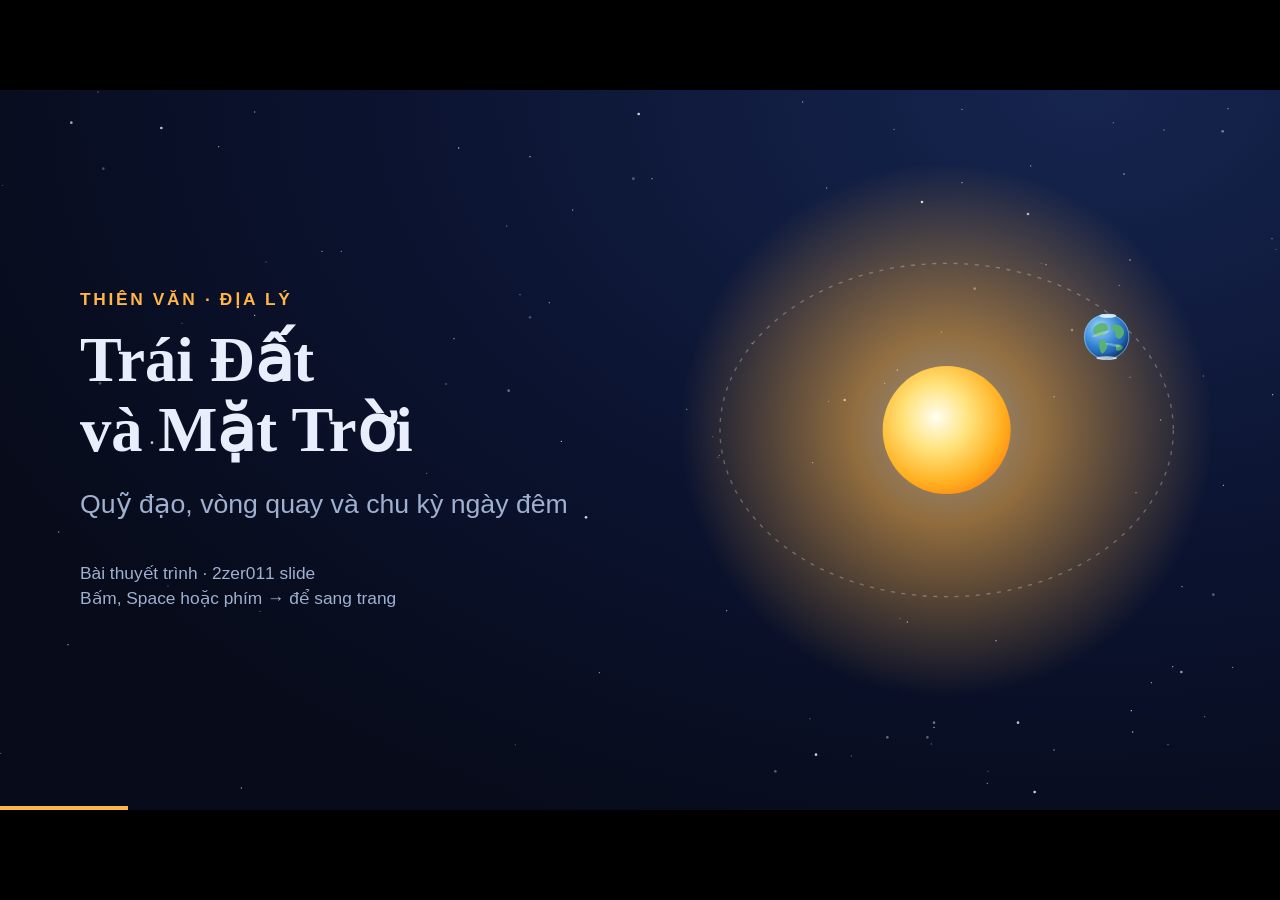
<file: decks/trai-dat-mat-troi.html>
<!doctype html>
<html lang="vi"><head><meta charset="utf-8">
<meta http-equiv="X-UA-Compatible" content="IE=edge">
<meta name="viewport" content="width=device-width,initial-scale=1">
<title>Trái Đất, Mặt Trời và chu kỳ ngày đêm · 2zer011 slide</title>
<link rel="stylesheet" href="../assets/deck.css">
<style>
#stage{background:#070b1a;background-image:radial-gradient(ellipse at 85% 0%,#16254f 0,#0b1330 45%,#070b1a 80%)}
body{color:#e8eefc}
.stars{position:absolute;left:0;top:0;width:2px;height:2px;border-radius:50%;background:transparent}
.eyebrow{color:#ffb547}
.card{background:rgba(255,255,255,.06);border:1px solid rgba(255,255,255,.13)}
.mu{color:#9fb0d0}.hl{color:#ffb547}.bl{color:#6cb6ff}.gr{color:#7ee0c3}
#foot{color:#7f90b3}#bar{background:#ffb547}
.big{font-size:60px}
.ro{padding:20px 28px}
.ro .k{font-size:24px;color:#9fb0d0}.ro .v{font-size:46px;font-weight:700;line-height:1.15;font-family:"Times New Roman",Times,serif}
.dot{display:inline-block;width:18px;height:18px;border-radius:50%;margin-right:12px;vertical-align:-2px}
.row2{padding:30px 0;border-bottom:1px solid rgba(255,255,255,.12);font-size:34px;line-height:1.35}
.row2 .a{width:470px;color:#9fb0d0}.row2 .c{font-weight:600}
.q{font-size:34px;font-weight:600;line-height:1.35}
.ans{font-size:30px;line-height:1.5;color:#c9d6f2}
</style></head>
<body>
<div id="stage">
<div class="stars" id="stars"></div>

<!-- 1. Mở đầu -->
<section class="slide" data-nofoot="">
  <svg class="abs" style="left:1010px;top:100px" width="820" height="820" viewBox="0 0 820 820" id="cover"></svg>
  <div class="abs fy jc" style="left:120px;top:0;width:960px;height:1080px">
    <p class="eyebrow s">Thiên văn · Địa lý</p>
    <h1 class="title s d1" style="font-size:94px;margin-top:22px">Trái Đất<br>và Mặt Trời</h1>
    <p class="lead s d2 mu" style="margin-top:28px;font-size:40px">Quỹ đạo, vòng quay và chu kỳ ngày đêm</p>
    <p class="sm s d3 mu" style="margin-top:56px">Bài thuyết trình · 2zer011 slide<br>Bấm, Space hoặc phím → để sang trang</p>
  </div>
</section>

<!-- 2. Vị trí -->
<section class="slide" data-by="Trái Đất trong Hệ Mặt Trời">
  <svg class="abs" style="left:100px;top:190px" width="760" height="760" viewBox="0 0 760 760" id="inner"></svg>
  <div class="abs fy" style="left:960px;top:92px;width:840px;height:880px">
    <p class="eyebrow s">Vị trí</p>
    <h2 class="title s d1" style="font-size:60px;margin-top:14px">Hành tinh thứ ba<br>tính từ Mặt Trời</h2>
    <div class="fy gy22" style="margin-top:44px">
      <div class="card b"><div class="num hl" style="font-size:54px">149,6 triệu km</div><p class="txt mu" style="margin-top:8px">khoảng cách trung bình tới Mặt Trời, gọi là 1 đơn vị thiên văn (1 AU).</p></div>
      <div class="card b"><div class="num bl" style="font-size:54px">8 phút 20 giây</div><p class="txt mu" style="margin-top:8px">thời gian ánh sáng Mặt Trời đi tới Trái Đất.</p></div>
      <div class="card b"><div class="num gr" style="font-size:54px">Vùng ở được</div><p class="txt mu" style="margin-top:8px">đủ xa, đủ gần để nước tồn tại ở thể lỏng trên bề mặt.</p></div>
    </div>
  </div>
</section>

<!-- 3. Quỹ đạo -->
<section class="slide" data-by="Quỹ đạo của Trái Đất" data-anim="orbit">
  <div class="abs" style="left:120px;top:76px;width:1680px">
    <p class="eyebrow s">Quỹ đạo</p>
    <h2 class="title s d1" style="font-size:56px;margin-top:8px">Hình elip, gần tròn, một vòng hơn 365 ngày</h2>
  </div>
  <svg class="abs" style="left:100px;top:250px" width="1100" height="740" viewBox="0 0 1060 710" id="orbit"></svg>
  <div class="abs fy gy14" style="left:1250px;top:262px;width:550px">
    <div class="card ro s d2"><div class="k">Ngày trong năm</div><div class="v hl" id="o-date">3 tháng 1</div></div>
    <div class="card ro s d3"><div class="k">Khoảng cách tới Mặt Trời</div><div class="v bl" id="o-dist">147,1 triệu km</div></div>
    <div class="card ro s d4"><div class="k">Tốc độ trên quỹ đạo</div><div class="v gr" id="o-vel">30,3 km/s</div></div>
    <p class="sm mu s d5" style="margin-top:6px">Quỹ đạo thật gần tròn (độ lệch tâm 0,0167). Hình vẽ phóng đại để thấy rõ: gần Mặt Trời thì chạy nhanh hơn.</p>
  </div>
</section>

<!-- 4. Tự quay, ngày đêm -->
<section class="slide" data-by="Tự quay và chu kỳ ngày đêm" data-anim="spin">
  <div class="abs" style="left:120px;top:76px;width:1680px">
    <p class="eyebrow s">Ngày và đêm</p>
    <h2 class="title s d1" style="font-size:56px;margin-top:8px">Trái Đất tự quay: nửa sáng, nửa tối</h2>
  </div>
  <svg class="abs" style="left:60px;top:230px" width="860" height="760" viewBox="0 0 760 700" id="spin"></svg>
  <div class="abs fy gy22" style="left:1000px;top:262px;width:800px">
    <div class="card ro s d2 fx mid jb"><div><div class="k">Giờ địa phương của người quan sát</div><div class="v" style="font-size:64px" id="s-time">12:00</div></div><div class="tc"><div class="v hl" style="font-size:38px" id="s-label">Giữa trưa</div><div class="k" id="s-state">Ban ngày</div></div></div>
    <ul class="l s d3 mu">
      <li>Quay quanh trục theo chiều <b>từ Tây sang Đông</b>, nên ta thấy Mặt Trời mọc ở Đông, lặn ở Tây.</li>
      <li>Một vòng quay hết <b>23 giờ 56 phút 4 giây</b> (ngày thiên văn).</li>
      <li>Tốc độ ở xích đạo khoảng <b>1.670 km/h</b>; ở hai cực gần như bằng 0.</li>
      <li>Mặt Trời ở rất xa, tia sáng coi như song song, luôn chiếu sáng <b>một nửa</b> Trái Đất.</li>
    </ul>
  </div>
</section>

<!-- 5. Ngày thiên văn vs ngày Mặt Trời -->
<section class="slide" data-by="Ngày thiên văn và ngày Mặt Trời">
  <div class="abs" style="left:120px;top:76px;width:1680px">
    <p class="eyebrow s">Vì sao một ngày là 24 giờ?</p>
    <h2 class="title s d1" style="font-size:56px;margin-top:8px">Quay đủ một vòng vẫn chưa kịp “trưa”</h2>
  </div>
  <svg class="abs" style="left:100px;top:260px" width="1000" height="700" viewBox="-60 0 1000 700" id="solar"></svg>
  <div class="abs fy gy22" style="left:1040px;top:262px;width:760px">
    <div class="card b"><p class="q hl">Ngày thiên văn · 23 g 56 ph 4 s</p><p class="ans" style="margin-top:6px">Thời gian để Trái Đất quay đủ 360° so với các ngôi sao xa.</p></div>
    <div class="card b"><p class="q bl">Ngày Mặt Trời · 24 g</p><p class="ans" style="margin-top:6px">Thời gian giữa hai lần Mặt Trời ở đúng điểm cao nhất. Dài hơn vì Trái Đất vừa đi thêm một đoạn trên quỹ đạo.</p></div>
    <div class="card b"><p class="q gr">360° ÷ 365,25 ≈ 0,9856° mỗi ngày</p><p class="ans" style="margin-top:6px">Phải quay thêm góc đó, mất khoảng <b>3 phút 56 giây</b>, để Mặt Trời trở lại đúng vị trí.</p></div>
  </div>
</section>

<!-- 6. Mùa -->
<section class="slide" data-by="Độ nghiêng trục và bốn mùa">
  <div class="abs" style="left:120px;top:76px;width:1680px">
    <p class="eyebrow s">Bốn mùa</p>
    <h2 class="title s d1" style="font-size:56px;margin-top:8px">Mùa sinh ra từ độ nghiêng, không phải từ khoảng cách</h2>
  </div>
  <svg class="abs" style="left:60px;top:230px" width="1100" height="780" viewBox="0 0 1100 780" id="seasons"></svg>
  <div class="abs fy gy22" style="left:1200px;top:262px;width:600px">
    <div class="card b"><p class="q hl">Trục nghiêng 23,44°</p><p class="ans" style="margin-top:6px">so với đường vuông góc mặt phẳng quỹ đạo, và luôn hướng về cùng một phía (gần sao Bắc Cực).</p></div>
    <div class="card b"><p class="q bl">21/6 · Hạ chí</p><p class="ans" style="margin-top:6px">Bắc bán cầu ngả về phía Mặt Trời: nắng cao, ngày dài. Nam bán cầu thì ngược lại.</p></div>
    <div class="card b"><p class="q gr">20/3 và 23/9 · Phân điểm</p><p class="ans" style="margin-top:6px">Ngày và đêm dài gần bằng nhau trên toàn Trái Đất.</p></div>
  </div>
</section>

<!-- 7. Độ dài ngày -->
<section class="slide" data-by="Độ dài ngày theo vĩ độ" data-anim="daylen">
  <div class="abs" style="left:120px;top:76px;width:1680px">
    <p class="eyebrow s">Ngày dài, ngày ngắn</p>
    <h2 class="title s d1" style="font-size:56px;margin-top:8px">Càng xa xích đạo, ngày đêm càng chênh nhau</h2>
  </div>
  <svg class="abs" style="left:100px;top:230px" width="1160" height="740" viewBox="0 0 1000 640" id="chart"></svg>
  <div class="abs fy gy22" style="left:1300px;top:262px;width:500px">
    <div class="card s d2 fy gy14" style="padding:26px 30px">
      <div class="sm"><span class="dot" style="background:#7ee0c3"></span>Xích đạo (0°)</div>
      <div class="sm"><span class="dot" style="background:#ffb547"></span>Hà Nội (21°B)</div>
      <div class="sm"><span class="dot" style="background:#6cb6ff"></span>Vĩ độ 45°B</div>
      <div class="sm"><span class="dot" style="background:#ff7a90"></span>Vòng cực (66,5°B)</div>
    </div>
    <p class="txt s d3 mu">Hà Nội: khoảng <b class="hl">13,3 giờ</b> ngày vào hạ chí, <b class="hl">10,7 giờ</b> vào đông chí.</p>
    <p class="sm s d4 mu">Tính lý thuyết, chưa kể khúc xạ khí quyển. Nam bán cầu có đồ thị lệch nửa năm.</p>
  </div>
</section>

<!-- 8. Hiểu lầm -->
<section class="slide" data-by="Những hiểu lầm thường gặp">
  <div class="pad fy">
    <p class="eyebrow s">Sửa cho đúng</p>
    <h2 class="title s d1" style="font-size:56px;margin-top:8px">Bốn hiểu lầm thường gặp</h2>
    <div class="fy gy22 f1" style="margin-top:36px">
      <div class="fx gx28 f1">
        <div class="card b f1 fy jc"><p class="q hl">“Mùa hè vì Trái Đất gần Mặt Trời hơn.”</p><p class="ans" style="margin-top:10px">Sai. Gần nhất (cận nhật) là đầu tháng 1, lúc Bắc bán cầu đang mùa đông.</p></div>
        <div class="card b f1 fy jc"><p class="q hl">“Ngày đêm do Trái Đất quay quanh Mặt Trời.”</p><p class="ans" style="margin-top:10px">Sai. Ngày đêm là do <b>tự quay quanh trục</b>. Quay quanh Mặt Trời tạo ra năm.</p></div>
      </div>
      <div class="fx gx28 f1">
        <div class="card b f1 fy jc"><p class="q hl">“Mặt Trời luôn mọc đúng hướng Đông.”</p><p class="ans" style="margin-top:10px">Chỉ đúng vào hai ngày phân điểm. Mùa hè ở Bắc bán cầu, Mặt Trời mọc lệch về phía Đông Bắc.</p></div>
        <div class="card b f1 fy jc"><p class="q hl">“Quỹ đạo Trái Đất là hình elip rất méo.”</p><p class="ans" style="margin-top:10px">Gần như tròn: khoảng cách chỉ đổi khoảng 3% (147,1 đến 152,1 triệu km).</p></div>
      </div>
    </div>
  </div>
</section>

<!-- 9. Số liệu -->
<section class="slide" data-by="Số liệu cần nhớ">
  <div class="pad fy">
    <p class="eyebrow s">Tóm tắt</p>
    <h2 class="title s d1" style="font-size:56px;margin-top:8px">Số liệu cần nhớ</h2>
    <div class="fx gx56 f1" style="margin-top:28px">
      <div class="f1 fy">
        <div class="row2 fx b"><span class="a">Khoảng cách trung bình</span><span class="c hl">149,6 triệu km</span></div>
        <div class="row2 fx b"><span class="a">Cận nhật (đầu tháng 1)</span><span class="c hl">≈ 147,1 triệu km</span></div>
        <div class="row2 fx b"><span class="a">Viễn nhật (đầu tháng 7)</span><span class="c hl">≈ 152,1 triệu km</span></div>
        <div class="row2 fx b"><span class="a">Độ lệch tâm quỹ đạo</span><span class="c hl">0,0167</span></div>
        <div class="row2 fx b"><span class="a">Tốc độ trung bình</span><span class="c hl">29,78 km/s</span></div>
      </div>
      <div class="f1 fy">
        <div class="row2 fx b"><span class="a">Năm thiên văn</span><span class="c bl">365,256 ngày</span></div>
        <div class="row2 fx b"><span class="a">Năm nhiệt đới (chu kỳ mùa)</span><span class="c bl">365,2422 ngày</span></div>
        <div class="row2 fx b"><span class="a">Ngày thiên văn</span><span class="c bl">23 g 56 ph 4 s</span></div>
        <div class="row2 fx b"><span class="a">Ngày Mặt Trời trung bình</span><span class="c bl">24 giờ</span></div>
        <div class="row2 fx b"><span class="a">Độ nghiêng trục</span><span class="c bl">23,44°</span></div>
      </div>
    </div>
  </div>
</section>

<!-- 10. Ôn nhanh -->
<section class="slide" data-by="Ôn nhanh">
  <div class="pad fy">
    <p class="eyebrow s">Ôn nhanh</p>
    <h2 class="title s d1" style="font-size:56px;margin-top:8px">Trả lời bằng một câu</h2>
    <div class="fy gy22 f1" style="margin-top:36px">
      <div class="card fy jc f1"><p class="q">1. Vì sao có ngày và đêm?</p><p class="ans b" style="margin-top:8px"><span class="hl">→</span> Trái Đất hình cầu, luôn được chiếu sáng một nửa, và tự quay quanh trục.</p></div>
      <div class="card fy jc f1"><p class="q">2. Vì sao có bốn mùa?</p><p class="ans b" style="margin-top:8px"><span class="hl">→</span> Trục nghiêng 23,44° giữ nguyên hướng khi Trái Đất đi quanh Mặt Trời, nên lượng ánh sáng mỗi bán cầu nhận thay đổi theo thời điểm.</p></div>
      <div class="card fy jc f1"><p class="q">3. Một vòng quanh Mặt Trời mất bao lâu?</p><p class="ans b" style="margin-top:8px"><span class="hl">→</span> Khoảng 365,25 ngày, với tốc độ trung bình gần 30 km/s.</p></div>
    </div>
  </div>
</section>
</div>

<script src="../assets/deck.js"></script>
<script>
(function () {
  var NS = 'http://www.w3.org/2000/svg', PI = Math.PI;
  function S(tag, a, p) {
    var e = document.createElementNS(NS, tag), k;
    for (k in a) if (a.hasOwnProperty(k)) e.setAttribute(k, a[k]);
    if (p) p.appendChild(e); return e;
  }
  function T(p, x, y, txt, size, fill, anchor, weight) {
    var e = S('text', { x: x, y: y, fill: fill || '#e8eefc', 'font-size': size || 24, 'text-anchor': anchor || 'middle' }, p);
    if (weight) e.setAttribute('font-weight', weight);
    e.appendChild(document.createTextNode(txt)); return e;
  }
  function defsGlow(svg, id, c1) {
    var d = S('defs', {}, svg), g = S('radialGradient', { id: id }, d);
    S('stop', { offset: '0%', 'stop-color': '#fff6d6' }, g); S('stop', { offset: '35%', 'stop-color': c1 }, g);
    S('stop', { offset: '100%', 'stop-color': c1, 'stop-opacity': 0 }, g);
    var sg = S('radialGradient', { id: id + 's', cx: '42%', cy: '40%', r: '65%' }, d);
    S('stop', { offset: '0%', 'stop-color': '#fffef2' }, sg); S('stop', { offset: '40%', 'stop-color': '#ffe27a' }, sg);
    S('stop', { offset: '80%', 'stop-color': '#ffb01f' }, sg); S('stop', { offset: '100%', 'stop-color': '#ff8a14' }, sg);
  }
  function earthGrad(svg, id) {
    var d = S('defs', {}, svg), g = S('radialGradient', { id: id, cx: '35%', cy: '30%', r: '80%' }, d);
    S('stop', { offset: '0%', 'stop-color': '#9ad8ff' }, g); S('stop', { offset: '55%', 'stop-color': '#2f7fd0' }, g); S('stop', { offset: '100%', 'stop-color': '#0f3f86' }, g);
    var sh = S('radialGradient', { id: id + 'sh', cx: '36%', cy: '32%', r: '85%' }, d);
    S('stop', { offset: '0%', 'stop-color': '#000', 'stop-opacity': 0 }, sh); S('stop', { offset: '65%', 'stop-color': '#000', 'stop-opacity': 0 }, sh); S('stop', { offset: '100%', 'stop-color': '#000', 'stop-opacity': .5 }, sh);
  }

  function earthAt(p, x, y, r, id) {
    var o = S('g', { transform: 'translate(' + x + ' ' + y + ')' }, p), g = S('g', { transform: 'scale(' + (r / 100) + ')' }, o);
    S('circle', { cx: 0, cy: 0, r: 100, fill: 'url(#' + id + ')' }, g);
    var L = ['M-55 -40 Q-30 -70 0 -55 Q15 -30 -10 -15 Q-25 5 -45 -5 Q-70 -15 -55 -40Z', 'M20 -50 Q55 -62 75 -30 Q82 0 55 10 Q30 0 40 -20 Q15 -30 20 -50Z', 'M-30 15 Q-5 10 5 35 Q0 65 -20 75 Q-40 50 -30 15Z', 'M40 35 Q65 30 72 50 Q60 68 42 60Z'], i;
    for (i = 0; i < L.length; i++) S('path', { d: L[i], fill: '#5cb36f', opacity: .92 }, g);
    S('ellipse', { cx: 5, cy: -92, rx: 38, ry: 9, fill: '#f2f8ff', opacity: .9 }, g); S('ellipse', { cx: 0, cy: 94, rx: 46, ry: 8, fill: '#f2f8ff', opacity: .9 }, g);
    S('ellipse', { cx: -20, cy: -20, rx: 40, ry: 7, fill: '#fff', opacity: .3, transform: 'rotate(-18)' }, g); S('ellipse', { cx: 35, cy: 30, rx: 34, ry: 6, fill: '#fff', opacity: .28, transform: 'rotate(12)' }, g);
    S('circle', { cx: 0, cy: 0, r: 100, fill: 'url(#' + id + 'sh)' }, g);
    S('circle', { cx: 0, cy: 0, r: 98, fill: 'none', stroke: 'rgba(150,210,255,.55)', 'stroke-width': 5 }, g);
    return o;
  }

  /* sao nền */
  (function () {
    var s = [], i, x = 7, r = function () { x = (x * 16807) % 2147483647; return x / 2147483647; };
    for (i = 0; i < 110; i++) s.push(Math.round(r() * 1920) + 'px ' + Math.round(r() * 1080) + 'px 0 ' + (r() < .2 ? 1 : 0) + 'px rgba(255,255,255,' + (0.25 + r() * 0.6).toFixed(2) + ')');
    document.getElementById('stars').style.boxShadow = s.join(',');
  })();

  /* 1. bìa */
  (function () {
    var v = document.getElementById('cover'); defsGlow(v, 'cg', '#ffb547'); earthGrad(v, 'cge');
    S('circle', { cx: 410, cy: 410, r: 400, fill: 'url(#cg)', opacity: .55 }, v);
    S('circle', { cx: 410, cy: 410, r: 96, fill: 'url(#cgs)' }, v);
    S('ellipse', { cx: 410, cy: 410, rx: 340, ry: 250, fill: 'none', stroke: 'rgba(255,255,255,.28)', 'stroke-width': 2, 'stroke-dasharray': '6 10' }, v);
    earthAt(v, 650, 270, 34, 'cge');
  })();

  /* 2. các hành tinh trong */
  (function () {
    var v = document.getElementById('inner'); defsGlow(v, 'ig', '#ffb547'); earthGrad(v, 'ige');
    var C = 380, pl = [[62, 'Sao Thủy', '0,39 AU', 210, 7, '#b9b1a8'], [115, 'Sao Kim', '0,72 AU', 35, 11, '#e8c987'], [160, 'Trái Đất', '1 AU', 305, 16, 'url(#ige)'], [243, 'Sao Hỏa', '1,52 AU', 160, 10, '#d9684a']], i;
    S('circle', { cx: C, cy: C, r: 110, fill: 'url(#ig)', opacity: .6 }, v);
    S('circle', { cx: C, cy: C, r: 24, fill: 'url(#igs)' }, v);
    for (i = 0; i < pl.length; i++) {
      var p = pl[i], a = p[3] * PI / 180, x = C + p[0] * Math.cos(a), y = C - p[0] * Math.sin(a), e = i === 2;
      S('circle', { cx: C, cy: C, r: p[0], fill: 'none', stroke: e ? 'rgba(108,182,255,.8)' : 'rgba(255,255,255,.22)', 'stroke-width': e ? 3 : 1.5 }, v);
      if (e) earthAt(v, x, y, p[4], 'ige'); else S('circle', { cx: x, cy: y, r: p[4], fill: p[5] }, v);
      var right = Math.cos(a) >= 0;
      T(v, x + (right ? 1 : -1) * (p[4] + 12), y - 2, p[1], e ? 28 : 22, e ? '#6cb6ff' : '#c9d6f2', right ? 'start' : 'end', e ? 700 : 400);
      T(v, x + (right ? 1 : -1) * (p[4] + 12), y + 24, p[2], 20, '#7f90b3', right ? 'start' : 'end');
    }
    T(v, C, 700, 'Bốn hành tinh trong, đúng tỉ lệ khoảng cách.', 20, '#7f90b3'); T(v, C, 726, 'Sao Mộc ở 5,2 AU, ngoài khung hình.', 20, '#7f90b3');
  })();

  /* 3. quỹ đạo */
  var orbit = (function () {
    var v = document.getElementById('orbit'); defsGlow(v, 'og', '#ffb547'); earthGrad(v, 'oge');
    var a = 340, e = 0.22, b = a * Math.sqrt(1 - e * e), cx = 500, cy = 358, sx = cx + a * e, sy = cy;
    S('ellipse', { cx: cx, cy: cy, rx: a, ry: b, fill: 'none', stroke: 'rgba(255,255,255,.32)', 'stroke-width': 2, 'stroke-dasharray': '5 9' }, v);
    var wedge = S('path', { d: '', fill: 'rgba(255,181,71,.28)', stroke: 'rgba(255,181,71,.7)', 'stroke-width': 1.5 }, v);
    S('circle', { cx: sx, cy: sy, r: 120, fill: 'url(#og)', opacity: .55 }, v);
    S('circle', { cx: sx, cy: sy, r: 34, fill: 'url(#ogs)' }, v);
    T(v, sx, sy + 66, 'Mặt Trời', 22, '#ffd98f');
    S('circle', { cx: sx + a * (1 - e), cy: sy, r: 6, fill: '#ffb547' }, v);
    S('circle', { cx: sx - a * (1 + e), cy: sy, r: 6, fill: '#ffb547' }, v);
    T(v, sx + a * (1 - e), sy + 36, 'Cận nhật · ~3/1', 22, '#ffd98f', 'middle');
    T(v, sx - a * (1 + e), sy + 36, 'Viễn nhật · ~4/7', 22, '#ffd98f', 'middle');
    var pl = earthAt(v, 0, 0, 21, 'oge');
    var lb = T(v, 0, 0, 'Trái Đất', 24, '#6cb6ff', 'middle', 700);
    var mon = [31, 28, 31, 30, 31, 30, 31, 31, 30, 31, 30, 31], run = false, t0 = 0, id = 0, YEAR = 26000;
    function kep(M) { var E = M, i; for (i = 0; i < 7; i++) E = E - (E - e * Math.sin(E) - M) / (1 - e * Math.cos(E)); return E; }
    function pos(M) { var E = kep(M); return [sx + a * (Math.cos(E) - e), sy - b * Math.sin(E)]; }
    function draw(t) {
      var M = 2 * PI * t, p = pos(M); pl.setAttribute('transform', 'translate(' + p[0] + ' ' + p[1] + ')');
      lb.setAttribute('x', p[0]); lb.setAttribute('y', p[1] + (p[1] > sy ? 46 : -30));
      var dd = 'M' + sx + ' ' + sy + ' L' + p[0] + ' ' + p[1], k, q;
      for (k = 1; k <= 14; k++) { q = pos(M - (k / 14) * (2 * PI / 12)); dd += ' L' + q[0] + ' ' + q[1]; }
      // cung quét: đi ngược thời gian rồi đóng về Mặt Trời
      wedge.setAttribute('d', dd + ' Z');
      var day = (2 + 365.25 * t) % 365.25, m = 0, dm = Math.floor(day);
      while (dm >= mon[m]) { dm -= mon[m]; m++; if (m > 11) { m = 11; break; } }
      document.getElementById('o-date').innerHTML = (dm + 1) + ' tháng ' + (m + 1);
      document.getElementById('o-dist').innerHTML = (149.6 * (1 - 0.0167 * Math.cos(M))).toFixed(1).replace('.', ',') + ' triệu km';
      document.getElementById('o-vel').innerHTML = (29.78 * (1 + 0.0167 * Math.cos(M))).toFixed(1).replace('.', ',') + ' km/s';
    }
    function loop(now) {
      if (!run) return; if (!t0) t0 = now;
      draw(((now - t0) % YEAR) / YEAR); id = Deck.raf(loop);
    }
    draw(0);
    return {
      start: function () { if (run) return; run = true; t0 = 0; id = Deck.raf(loop); },
      stop: function () { run = false; Deck.caf(id); }
    };
  })();
  Deck.anims.orbit = orbit;

  /* 4. tự quay + ngày đêm */
  var spin = (function () {
    var v = document.getElementById('spin'); earthGrad(v, 'sge');
    var C = 400, cy = 360, R = 220, i;
    for (i = -3; i <= 3; i++) {
      var y = cy + i * 60;
      S('line', { x1: 40, y1: y, x2: 140, y2: y, stroke: '#ffcf70', 'stroke-width': 3, opacity: .85 }, v);
      S('polygon', { points: '140,' + (y - 8) + ' 156,' + y + ' 140,' + (y + 8), fill: '#ffcf70', opacity: .85 }, v);
    }
    T(v, 90, cy - 230, 'Ánh sáng', 22, '#ffd98f'); T(v, 90, cy - 204, 'Mặt Trời', 22, '#ffd98f');
    var g = S('g', {}, v);
    S('circle', { cx: C, cy: cy, r: R, fill: 'url(#sge)' }, g);
    // lục địa trừu tượng, xoay cùng Trái Đất
    S('path', { d: 'M330 230 Q380 200 430 235 Q450 280 410 300 Q380 330 345 305 Q310 270 330 230 Z', fill: '#4fae6a', opacity: .85 }, g);
    S('path', { d: 'M470 360 Q520 340 550 385 Q555 430 515 450 Q480 430 470 360 Z', fill: '#4fae6a', opacity: .85 }, g);
    S('path', { d: 'M290 410 Q330 400 350 440 Q340 490 305 500 Q275 460 290 410 Z', fill: '#4fae6a', opacity: .85 }, g);
    S('circle', { cx: C, cy: cy, r: 6, fill: '#e8eefc' }, g);                      // cực Bắc
    S('line', { x1: C, y1: cy, x2: C - R, y2: cy, stroke: 'rgba(255,255,255,.55)', 'stroke-width': 2, 'stroke-dasharray': '4 6' }, g);
    var man = S('circle', { cx: C - R, cy: cy, r: 13, fill: '#ff5a6e', stroke: '#fff', 'stroke-width': 3 }, g);
    S('path', { d: 'M' + C + ' ' + (cy - R) + ' A' + R + ' ' + R + ' 0 0 1 ' + C + ' ' + (cy + R) + ' Z', fill: 'rgba(2,4,14,.66)' }, v);
    S('circle', { cx: C, cy: cy, r: R, fill: 'none', stroke: 'rgba(255,255,255,.4)', 'stroke-width': 2 }, v);
    T(v, C - 120, cy - R - 24, 'Ban ngày', 26, '#ffd98f', 'middle', 700); T(v, C + 120, cy - R - 24, 'Ban đêm', 26, '#9fb0d0', 'middle', 700);
    T(v, C - R - 8, cy - 26, '12 g', 22, '#ffd98f', 'end'); T(v, C + R + 14, cy + 6, '0 g', 22, '#9fb0d0', 'start');
    T(v, C + 14, cy - R + 36, '6 g', 22, '#e8eefc', 'start'); T(v, C + 14, cy + R - 20, '18 g', 22, '#e8eefc', 'start');
    T(v, C, cy + R + 52, 'Nhìn từ trên cực Bắc xuống: Trái Đất quay ngược chiều kim đồng hồ ↺', 22, '#9fb0d0');
    var run = false, t0 = 0, id = 0, DAY = 12000;
    function label(h) {
      if (h >= 5 && h < 7) return 'Bình minh'; if (h >= 7 && h < 11) return 'Buổi sáng'; if (h >= 11 && h < 13) return 'Giữa trưa';
      if (h >= 13 && h < 17) return 'Buổi chiều'; if (h >= 17 && h < 19) return 'Hoàng hôn'; if (h >= 19 && h < 23) return 'Buổi tối'; return 'Đêm khuya';
    }
    function draw(f) {
      g.setAttribute('transform', 'rotate(' + (-f * 360) + ' ' + C + ' ' + cy + ')');
      var h = (12 + 24 * f) % 24, hh = Math.floor(h), mm = Math.floor((h - hh) * 60);
      document.getElementById('s-time').innerHTML = (hh < 10 ? '0' : '') + hh + ':' + (mm < 10 ? '0' : '') + mm;
      document.getElementById('s-label').innerHTML = label(h);
      document.getElementById('s-state').innerHTML = (h >= 6 && h < 18) ? 'Ban ngày' : 'Ban đêm';
    }
    function loop(now) { if (!run) return; if (!t0) t0 = now; draw(((now - t0) % DAY) / DAY); id = Deck.raf(loop); }
    draw(0);
    return { start: function () { if (run) return; run = true; t0 = 0; id = Deck.raf(loop); }, stop: function () { run = false; Deck.caf(id); } };
  })();
  Deck.anims.spin = spin;

  /* 5. ngày Mặt Trời */
  (function () {
    var v = document.getElementById('solar'); earthGrad(v, 'ssge'); defsGlow(v, 'sg', '#ffb547');
    var Sx = 70, Sy = 350, Rr = 297, k, d = '';
    S('circle', { cx: Sx, cy: Sy, r: 130, fill: 'url(#sg)', opacity: .7 }, v); S('circle', { cx: Sx, cy: Sy, r: 40, fill: 'url(#sgs)' }, v);
    T(v, Sx + 10, Sy + 80, 'Mặt Trời', 22, '#ffd98f');
    for (k = -34; k <= 34; k += 2) { var q = k * PI / 180; d += (k === -34 ? 'M' : 'L') + (Sx + Rr * Math.cos(q)).toFixed(1) + ' ' + (Sy - Rr * Math.sin(q)).toFixed(1) + ' '; }
    S('path', { d: d, fill: 'none', stroke: 'rgba(255,255,255,.3)', 'stroke-width': 2, 'stroke-dasharray': '5 9' }, v);
    var qa = 17 * PI / 180, Ax = Sx + Rr * Math.cos(qa), Ay = Sy + Rr * Math.sin(qa), Bx = Sx + Rr * Math.cos(qa), By = Sy - Rr * Math.sin(qa);
    var a1 = Math.atan2(Sy - Ay, Sx - Ax), a2 = Math.atan2(Sy - By, Sx - Bx);
    function earth(x, y) {
      earthAt(v, x, y, 62, 'ssge');
      S('path', { d: 'M' + x + ' ' + (y - 62) + ' A62 62 0 0 1 ' + x + ' ' + (y + 62) + ' Z', fill: 'rgba(2,4,14,.55)' }, v);
    }
    function ray(x, y, ang, len, col, dash) {
      S('line', { x1: x, y1: y, x2: x + len * Math.cos(ang), y2: y + len * Math.sin(ang), stroke: col, 'stroke-width': 3, 'stroke-dasharray': dash || '0' }, v);
    }
    earth(Ax, Ay); earth(Bx, By);
    var oax = Ax + 62 * Math.cos(a1), oay = Ay + 62 * Math.sin(a1), obx = Bx + 62 * Math.cos(a1), oby = By + 62 * Math.sin(a1);
    ray(oax, oay, a1, 150, '#ffd98f');
    ray(obx, oby, a1, 150, '#7ee0c3', '10 8');
    ray(obx, oby, a2, 150, '#ffd98f');
    S('circle', { cx: oax, cy: oay, r: 9, fill: '#ff5a6e', stroke: '#fff', 'stroke-width': 2 }, v);
    S('circle', { cx: obx, cy: oby, r: 9, fill: '#ff5a6e', stroke: '#fff', 'stroke-width': 2 }, v);
    T(v, Ax + 80, Ay + 70, 'Hôm nay: Mặt Trời ở đúng', 22, '#e8eefc', 'start'); T(v, Ax + 80, Ay + 98, 'phía trên đầu (12 giờ trưa)', 22, '#e8eefc', 'start');
    T(v, Bx + 80, By - 96, '23 g 56 ph sau: đã quay đủ 360°,', 22, '#e8eefc', 'start'); T(v, Bx + 80, By - 68, 'cùng hướng sao xa (nét đứt xanh)', 22, '#7ee0c3', 'start');
    T(v, Bx + 80, By - 40, 'nhưng Mặt Trời (vàng) còn lệch', 22, '#ffd98f', 'start');
    T(v, 450, 690, 'Góc lệch thật chỉ ≈ 0,9856°, hình vẽ phóng đại', 20, '#7f90b3');
  })();

  /* 6. mùa */
  (function () {
    var v = document.getElementById('seasons'); defsGlow(v, 'seg', '#ffb547');
    var Sx = 550, Sy = 385, rx = 420, ry = 195;
    S('ellipse', { cx: Sx, cy: Sy, rx: rx, ry: ry, fill: 'none', stroke: 'rgba(255,255,255,.3)', 'stroke-width': 2, 'stroke-dasharray': '5 9' }, v);
    S('circle', { cx: Sx, cy: Sy, r: 120, fill: 'url(#seg)', opacity: .6 }, v); S('circle', { cx: Sx, cy: Sy, r: 44, fill: 'url(#segs)' }, v);
    T(v, Sx, Sy + 78, 'Mặt Trời', 22, '#ffd98f');
    var tilt = 23.44 * PI / 180, dx = Math.sin(tilt), dy = -Math.cos(tilt);
    var P = [[Sx - rx, Sy, 50, '21/6', 'Hạ chí', 'Bắc: mùa hè', 'b'], [Sx, Sy + ry, 58, '23/9', 'Thu phân', '', 'b'], [Sx + rx, Sy, 50, '21/12', 'Đông chí', 'Bắc: mùa đông', 'b'], [Sx, Sy - ry, 42, '20/3', 'Xuân phân', '', 't']], i;
    for (i = 0; i < 4; i++) {
      var p = P[i], x = p[0], y = p[1], r = p[2];
      var ux = Sx - x, uy = Sy - y, L = Math.sqrt(ux * ux + uy * uy); ux /= L; uy /= L;
      S('circle', { cx: x, cy: y, r: r, fill: '#4aa3ff' }, v);
      var px = -uy, py = ux;
      S('path', { d: 'M' + (x + r * px) + ' ' + (y + r * py) + ' A' + r + ' ' + r + ' 0 0 1 ' + (x - r * px) + ' ' + (y - r * py) + ' Z', fill: 'rgba(2,4,14,.62)' }, v);
      S('line', { x1: x - dx * r * 1.7, y1: y - dy * r * 1.7, x2: x + dx * r * 1.7, y2: y + dy * r * 1.7, stroke: '#fff', 'stroke-width': 3 }, v);
      S('circle', { cx: x + dx * r * 1.7, cy: y + dy * r * 1.7, r: 5, fill: '#ff5a6e' }, v);
      var ty = p[6] === 't' ? y - r * 1.7 - 78 : y + r * 1.7 + 34;
      T(v, x, ty, p[3] + ' · ' + p[4], 24, '#ffd98f', 'middle', 700);
      if (p[5]) T(v, x, ty + 28, p[5], 22, '#c9d6f2');
    }
    T(v, Sx, 752, 'Chấm đỏ là cực Bắc. Trục luôn nghiêng về cùng một phía khi Trái Đất đi vòng quanh Mặt Trời.', 20, '#7f90b3');
  })();

  /* 7. độ dài ngày */
  var daylen = (function () {
    var v = document.getElementById('chart'), L = 70, R = 980, Tp = 20, B = 560, W = R - L, H = B - Tp, i, j;
    function X(n) { return L + (n - 1) / 364 * W; } function Y(h) { return B - h / 24 * H; }
    for (i = 0; i <= 24; i += 6) {
      S('line', { x1: L, y1: Y(i), x2: R, y2: Y(i), stroke: 'rgba(255,255,255,.16)', 'stroke-width': 1 }, v);
      T(v, L - 12, Y(i) + 8, i + ' g', 22, '#9fb0d0', 'end');
    }
    var ms = [0, 31, 59, 90, 120, 151, 181, 212, 243, 273, 304, 334];
    for (i = 0; i < 12; i++) { T(v, X(ms[i] + 15), B + 38, 'T' + (i + 1), 22, '#9fb0d0'); S('line', { x1: X(ms[i] + 1), y1: B, x2: X(ms[i] + 1), y2: B + 8, stroke: '#7f90b3' }, v); }
    T(v, L + W / 2, B + 76, 'Tháng trong năm (Bắc bán cầu)', 20, '#7f90b3');
    function dl(lat, n) {
      var dec = -23.44 * Math.cos(2 * PI * (n + 10) / 365) * PI / 180, x = -Math.tan(lat * PI / 180) * Math.tan(dec);
      x = Math.max(-1, Math.min(1, x)); return 24 / PI * Math.acos(x);
    }
    var defs = [[0, '#7ee0c3'], [21.03, '#ffb547'], [45, '#6cb6ff'], [66.5, '#ff7a90']], lines = [], pts = [];
    for (j = 0; j < defs.length; j++) {
      var arr = []; for (i = 1; i <= 365; i += 4) arr.push([X(i), Y(dl(defs[j][0], i))]);
      pts.push(arr); lines.push(S('polyline', { points: '', fill: 'none', stroke: defs[j][1], 'stroke-width': 5, 'stroke-linejoin': 'round' }, v));
    }
    function show(p) {
      var j, n, s, k; for (j = 0; j < pts.length; j++) {
        n = Math.max(2, Math.round(pts[j].length * p)); s = []; for (k = 0; k < n; k++) s.push(pts[j][k][0].toFixed(1) + ',' + pts[j][k][1].toFixed(1));
        lines[j].setAttribute('points', s.join(' '));
      }
    }
    show(1);
    var run = false, id = 0, t0 = 0;
    function loop(now) { if (!run) return; if (!t0) t0 = now; var p = Math.min(1, (now - t0) / 2200); show(p); if (p < 1) id = Deck.raf(loop); else run = false; }
    return { start: function () { run = true; t0 = 0; id = Deck.raf(loop); }, stop: function () { run = false; Deck.caf(id); show(1); } };
  })();
  Deck.anims.daylen = daylen;
})();
</script>
</body></html>
</file>
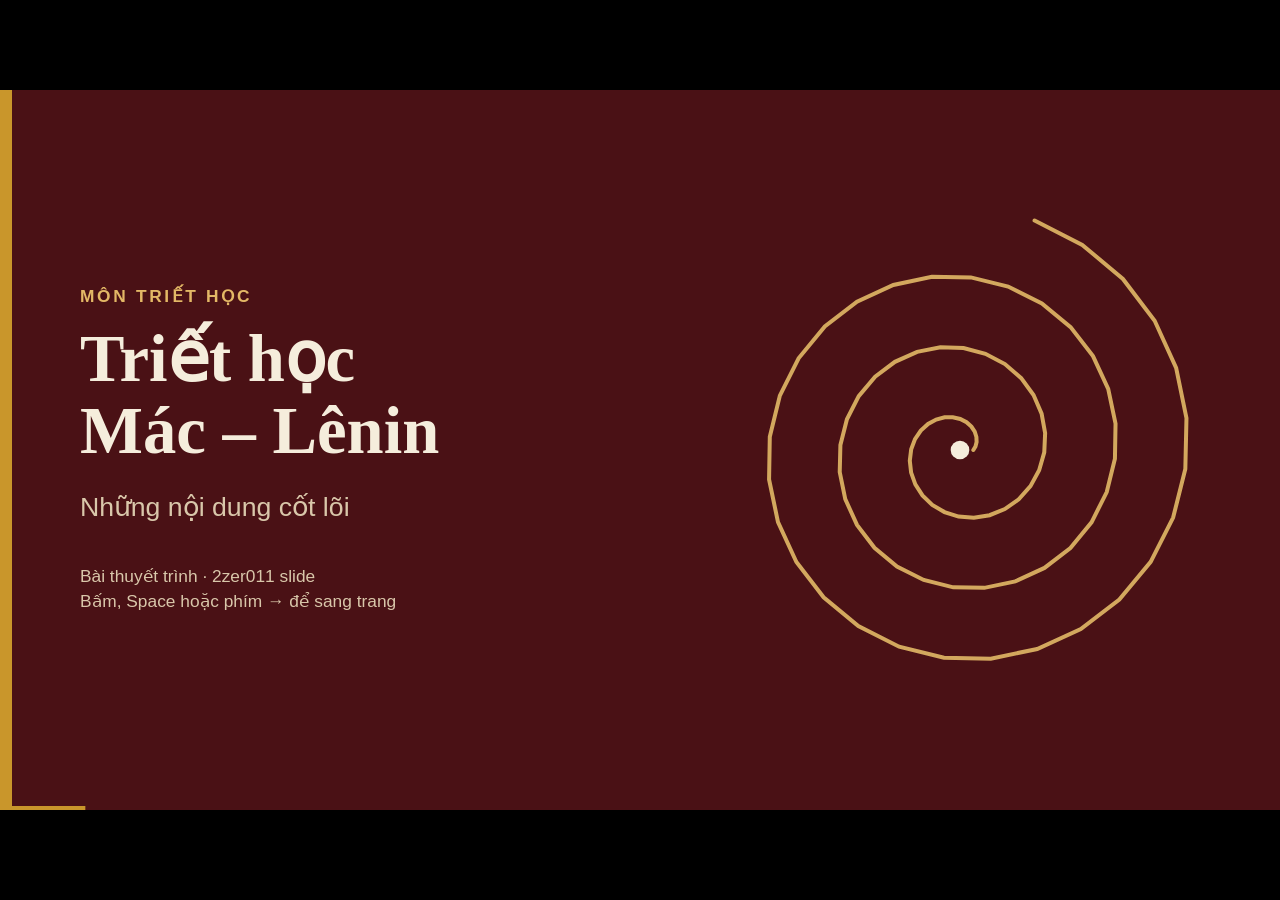
<file: decks/triet-hoc-mac-lenin.html>
<!doctype html>
<html lang="vi"><head><meta charset="utf-8">
<meta http-equiv="X-UA-Compatible" content="IE=edge">
<meta name="viewport" content="width=device-width,initial-scale=1">
<title>Triết học Mác – Lênin · 2zer011 slide</title>
<link rel="stylesheet" href="../assets/deck.css">
<style>
#stage{background:#f5eddc}
body{color:#2a1c1c}
.slide{background:#f5eddc}
.slide:before{content:"";position:absolute;left:0;top:0;width:18px;height:1080px;background:#a4262c}
.slide.dark{background:#4a1115;color:#f5eddc}
.slide.dark:before{background:#c9962b}
.eyebrow{color:#a4262c}.dark .eyebrow{color:#e3b866}
.title{color:#2a1c1c}.dark .title{color:#f5eddc}
.card{background:#fffaf0;border:1px solid #e3d5b8}
.dark .card{background:rgba(255,255,255,.07);border:1px solid rgba(255,255,255,.2)}
.card.red{background:#a4262c;border-color:#a4262c;color:#fff5e6}
.card.ink{background:#2a1c1c;border-color:#2a1c1c;color:#f5eddc}
.mu{color:#6b5648}.dark .mu{color:#d9c7aa}
.rd{color:#a4262c}.gd{color:#a8780f}.dark .gd{color:#e3b866}.dark .rd{color:#ff9a8a}
.card.red .mu,.card.ink .mu{color:#f0d9bd}
#foot{color:#7a6556}#stage.isdark #foot{color:#d9c7aa}
#bar{background:#a4262c}#stage.isdark #bar{background:#c9962b}
.h3{font-family:"Times New Roman",Times,serif;font-weight:700;font-size:38px;line-height:1.2}
.q{font-size:32px;font-weight:600;line-height:1.35}
.ans{font-size:30px;line-height:1.5}
.n01{font-family:"Times New Roman",Times,serif;font-weight:700;font-size:64px;line-height:1;color:#a4262c}
.step{position:relative;height:96px;display:-webkit-flex;display:-ms-flexbox;display:flex;-webkit-flex-direction:column;flex-direction:column;-webkit-justify-content:center;justify-content:center;padding:0 20px 0 44px;text-align:center;font-weight:700;font-size:30px;line-height:1.25;color:#fff5e6;background:#a4262c}
.step:after{content:"";position:absolute;right:-30px;top:0;border-top:48px solid transparent;border-bottom:48px solid transparent;border-left:30px solid #a4262c;z-index:2}
.step.l{background:#2a1c1c}.step.l:after{border-left-color:#2a1c1c}
.step.m{background:#7a3b1c}.step.m:after{border-left-color:#7a3b1c}
.tl{position:relative;padding-top:56px}
.tl:before{content:"";position:absolute;left:0;top:18px;width:100%;height:4px;background:#a4262c}
.tl .dotp{position:absolute;left:0;top:4px;width:32px;height:32px;border-radius:50%;background:#a4262c;border:6px solid #f5eddc;-webkit-box-sizing:content-box;box-sizing:content-box;margin-left:-6px}
.yr{font-family:"Times New Roman",Times,serif;font-weight:700;font-size:48px;color:#a4262c;line-height:1}
.layer{padding:22px 32px;border-radius:14px;font-size:30px;line-height:1.35}
.arr{font-size:44px;line-height:1;color:#a4262c;text-align:center}
</style></head>
<body>
<div id="stage">

<!-- 1 -->
<section class="slide dark" data-nofoot="">
  <svg class="abs" style="left:1060px;top:140px" width="760" height="800" viewBox="0 0 760 800" id="spiral"></svg>
  <div class="abs fy jc" style="left:120px;top:0;width:1000px;height:1080px">
    <p class="eyebrow s">Môn Triết học</p>
    <h1 class="title s d1" style="font-size:100px;line-height:1.08;margin-top:24px">Triết học<br>Mác – Lênin</h1>
    <p class="lead s d2 mu" style="margin-top:30px;font-size:40px">Những nội dung cốt lõi</p>
    <p class="sm s d3 mu" style="margin-top:56px">Bài thuyết trình · 2zer011 slide<br>Bấm, Space hoặc phím → để sang trang</p>
  </div>
</section>

<!-- 2 -->
<section class="slide" data-by="Nội dung bài">
  <div class="pad fy">
    <p class="eyebrow s">Nội dung</p>
    <h2 class="title s d1" style="font-size:60px;margin-top:8px">Sáu phần chính</h2>
    <div class="fy gy22 f1" style="margin-top:40px">
      <div class="fx gx28 f1">
        <div class="card b f1 fx mid gx28"><span class="n01">01</span><span class="q">Sự ra đời của triết học Mác – Lênin</span></div>
        <div class="card b f1 fx mid gx28"><span class="n01">02</span><span class="q">Vấn đề cơ bản của triết học</span></div>
        <div class="card b f1 fx mid gx28"><span class="n01">03</span><span class="q">Chủ nghĩa duy vật biện chứng</span></div>
      </div>
      <div class="fx gx28 f1">
        <div class="card b f1 fx mid gx28"><span class="n01">04</span><span class="q">Phép biện chứng duy vật</span></div>
        <div class="card b f1 fx mid gx28"><span class="n01">05</span><span class="q">Lý luận nhận thức</span></div>
        <div class="card b f1 fx mid gx28"><span class="n01">06</span><span class="q">Chủ nghĩa duy vật lịch sử</span></div>
      </div>
    </div>
  </div>
</section>

<!-- 3 -->
<section class="slide" data-by="01 · Điều kiện và tiền đề ra đời">
  <div class="pad fy">
    <p class="eyebrow s">01 · Sự ra đời</p>
    <h2 class="title s d1" style="font-size:56px;margin-top:8px">Ba nguồn gốc của triết học Mác</h2>
    <div class="fx gx28 f1" style="margin-top:34px">
      <div class="card b f1 fy gy14"><p class="h3 rd">Thực tiễn xã hội</p>
        <ul class="l"><li>Chủ nghĩa tư bản phát triển mạnh sau cách mạng công nghiệp.</li><li>Giai cấp công nhân lớn lên và đấu tranh: thợ dệt Lyon (1831, 1834), phong trào Hiến chương ở Anh (1836 – 1848), thợ dệt Silesia (1844).</li></ul></div>
      <div class="card b f1 fy gy14"><p class="h3 rd">Tiền đề lý luận</p>
        <ul class="l"><li>Triết học cổ điển Đức: phép biện chứng của Hegel, chủ nghĩa duy vật của Feuerbach.</li><li>Kinh tế chính trị cổ điển Anh: A. Smith, D. Ricardo.</li><li>Chủ nghĩa xã hội không tưởng: Saint-Simon, Fourier, Owen.</li></ul></div>
      <div class="card b f1 fy gy14"><p class="h3 rd">Khoa học tự nhiên</p>
        <ul class="l"><li>Định luật bảo toàn và chuyển hóa năng lượng.</li><li>Học thuyết tế bào.</li><li>Thuyết tiến hóa của Darwin.</li></ul></div>
    </div>
    <div class="card red b" style="margin-top:26px;padding:22px 36px"><p class="ans">Marx và Engels kế thừa phép biện chứng của Hegel, bỏ vỏ duy tâm, đặt trên nền duy vật và thực tiễn.</p></div>
  </div>
</section>

<!-- 4 -->
<section class="slide" data-by="01 · Các mốc phát triển">
  <div class="pad fy">
    <p class="eyebrow s">01 · Sự ra đời</p>
    <h2 class="title s d1" style="font-size:56px;margin-top:8px">Từ Marx, Engels đến Lenin</h2>
    <div class="fx gx20 b" style="margin-top:44px">
      <div class="tl f1"><span class="dotp"></span><p class="yr">1844</p><p class="sm" style="margin-top:10px">Marx và Engels gặp nhau ở Paris, bắt đầu cộng tác.</p></div>
      <div class="tl f1"><span class="dotp"></span><p class="yr">1848</p><p class="sm" style="margin-top:10px"><b>Tuyên ngôn của Đảng Cộng sản.</b></p></div>
      <div class="tl f1"><span class="dotp"></span><p class="yr">1867</p><p class="sm" style="margin-top:10px"><b>Tư bản</b>, tập 1 (Marx).</p></div>
      <div class="tl f1"><span class="dotp"></span><p class="yr">1878</p><p class="sm" style="margin-top:10px"><b>Chống Đuy-rinh</b> (Engels).</p></div>
      <div class="tl f1"><span class="dotp"></span><p class="yr">1909</p><p class="sm" style="margin-top:10px"><b>Chủ nghĩa duy vật và chủ nghĩa kinh nghiệm phê phán</b> (Lenin).</p></div>
      <div class="tl f1"><span class="dotp"></span><p class="yr">1917</p><p class="sm" style="margin-top:10px"><b>Nhà nước và cách mạng</b> (Lenin).</p></div>
    </div>
    <div class="fx gx28 f1" style="margin-top:44px">
      <div class="card b f1 fy jc"><p class="h3 rd">C. Mác</p><p class="gd" style="font-size:28px;font-weight:600">1818 – 1883</p><p class="sm mu" style="margin-top:8px">Đặt nền móng: duy vật biện chứng, duy vật lịch sử, học thuyết giá trị thặng dư.</p></div>
      <div class="card b f1 fy jc"><p class="h3 rd">Ph. Ăngghen</p><p class="gd" style="font-size:28px;font-weight:600">1820 – 1895</p><p class="sm mu" style="margin-top:8px">Cùng sáng lập, hệ thống hóa và phát triển lý luận, nhất là biện chứng của tự nhiên.</p></div>
      <div class="card b f1 fy jc"><p class="h3 rd">V. I. Lênin</p><p class="gd" style="font-size:28px;font-weight:600">1870 – 1924</p><p class="sm mu" style="margin-top:8px">Bảo vệ và phát triển trong điều kiện mới: định nghĩa vật chất, học thuyết về đảng, nhà nước.</p></div>
    </div>
  </div>
</section>

<!-- 5 -->
<section class="slide" data-by="02 · Vấn đề cơ bản của triết học">
  <div class="pad fy">
    <p class="eyebrow s">02 · Vấn đề cơ bản</p>
    <h2 class="title s d1" style="font-size:56px;margin-top:8px">Quan hệ giữa tư duy và tồn tại</h2>
    <p class="lead s d2 mu" style="margin-top:8px">Tức là quan hệ giữa ý thức và vật chất. Vấn đề này có hai mặt.</p>
    <div class="fx gx28 f1" style="margin-top:30px">
      <div class="f1 fy gy14">
        <div class="card ink b"><p class="h3">Mặt thứ nhất · Bản thể luận</p><p class="ans" style="margin-top:6px;color:#f0d9bd">Cái nào có trước, cái nào quyết định cái nào?</p></div>
        <div class="card b f1 fy jc"><p class="q rd">Chủ nghĩa duy vật</p><p class="ans mu">Vật chất có trước, quyết định ý thức.</p></div>
        <div class="card b f1 fy jc"><p class="q rd">Chủ nghĩa duy tâm</p><p class="ans mu">Ý thức có trước, quyết định vật chất (khách quan hoặc chủ quan).</p></div>
        <div class="card b f1 fy jc"><p class="q rd">Nhị nguyên luận</p><p class="ans mu">Vật chất và ý thức tồn tại độc lập, song song.</p></div>
      </div>
      <div class="f1 fy gy14">
        <div class="card ink b"><p class="h3">Mặt thứ hai · Nhận thức luận</p><p class="ans" style="margin-top:6px;color:#f0d9bd">Con người có nhận thức được thế giới hay không?</p></div>
        <div class="card b f1 fy jc"><p class="q rd">Khả tri luận</p><p class="ans mu">Con người có khả năng nhận thức được thế giới. Duy vật biện chứng theo hướng này.</p></div>
        <div class="card b f1 fy jc"><p class="q rd">Bất khả tri luận</p><p class="ans mu">Cho rằng con người không thể (hoặc không thể hoàn toàn) nhận thức bản chất sự vật, tiêu biểu Hume, Kant.</p></div>
      </div>
    </div>
  </div>
</section>

<!-- 6 -->
<section class="slide" data-by="03 · Vật chất và vận động">
  <div class="pad fy">
    <p class="eyebrow s">03 · Chủ nghĩa duy vật biện chứng</p>
    <h2 class="title s d1" style="font-size:56px;margin-top:8px">Vật chất và vận động</h2>
    <div class="fx gx28 f1" style="margin-top:32px">
      <div class="f1 fy gy22">
        <div class="card red b"><p class="h3">Quan niệm của Lenin về vật chất</p><p class="ans" style="margin-top:8px">Là phạm trù triết học chỉ thực tại khách quan: tồn tại độc lập với ý thức, và được ý thức con người phản ánh.</p></div>
        <div class="card b f1 fy jc gy14"><ul class="l"><li><b>Tồn tại khách quan</b>, không phụ thuộc cảm giác.</li><li><b>Có thể nhận thức được</b>, qua cảm giác và phản ánh.</li><li><b>Thế giới thống nhất ở tính vật chất</b>, không phải ở ý niệm.</li><li>Không gian và thời gian là hình thức tồn tại của vật chất.</li></ul></div>
      </div>
      <div class="f1 fy gy14">
        <div class="card ink b"><p class="h3">Vận động: phương thức tồn tại của vật chất</p><p class="sm" style="margin-top:6px;color:#f0d9bd">Năm hình thức cơ bản (Engels), từ thấp lên cao:</p></div>
        <div class="card b f1 fx mid gx20" style="padding:16px 32px"><span class="n01" style="font-size:48px">5</span><span class="q">Vận động xã hội</span></div>
        <div class="card b f1 fx mid gx20" style="padding:16px 32px"><span class="n01" style="font-size:48px">4</span><span class="q">Vận động sinh học</span></div>
        <div class="card b f1 fx mid gx20" style="padding:16px 32px"><span class="n01" style="font-size:48px">3</span><span class="q">Vận động hóa học</span></div>
        <div class="card b f1 fx mid gx20" style="padding:16px 32px"><span class="n01" style="font-size:48px">2</span><span class="q">Vận động vật lý</span></div>
        <div class="card b f1 fx mid gx20" style="padding:16px 32px"><span class="n01" style="font-size:48px">1</span><span class="q">Vận động cơ giới (cơ học)</span></div>
      </div>
    </div>
  </div>
</section>

<!-- 7 -->
<section class="slide" data-by="03 · Ý thức và quan hệ với vật chất">
  <div class="pad fy">
    <p class="eyebrow s">03 · Chủ nghĩa duy vật biện chứng</p>
    <h2 class="title s d1" style="font-size:56px;margin-top:8px">Ý thức và quan hệ với vật chất</h2>
    <div class="fx gx28 f1" style="margin-top:32px">
      <div class="f1 fy gy14">
        <div class="card b f1 fy jc"><p class="h3 rd">Nguồn gốc</p><ul class="l" style="margin-top:8px"><li><b>Tự nhiên:</b> bộ óc người và sự phản ánh của thế giới khách quan.</li><li><b>Xã hội:</b> lao động và ngôn ngữ.</li></ul></div>
        <div class="card b f1 fy jc"><p class="h3 rd">Bản chất</p><p class="ans" style="margin-top:8px">Hình ảnh chủ quan của thế giới khách quan: phản ánh năng động, sáng tạo.</p></div>
      </div>
      <div class="f0 fy jc tc" style="width:150px"><p class="arr b">&#8594;</p><p class="sm mu b" style="margin:10px 0">quyết định</p><p class="arr b">&#8592;</p><p class="sm mu b" style="margin-top:10px">tác động trở lại</p></div>
      <div class="f1 fy gy14">
        <div class="card red b f1 fy jc"><p class="h3">Vật chất quyết định ý thức</p><p class="ans" style="margin-top:8px">về nguồn gốc, nội dung, bản chất và sự vận động của ý thức.</p></div>
        <div class="card ink b f1 fy jc"><p class="h3">Ý thức tác động trở lại</p><p class="ans" style="margin-top:8px">thúc đẩy hoặc kìm hãm hiện thực, thông qua hoạt động thực tiễn của con người.</p></div>
      </div>
    </div>
    <div class="card b" style="margin-top:22px;padding:22px 36px"><p class="ans"><b class="rd">Ý nghĩa:</b> xuất phát từ thực tế khách quan, đồng thời phát huy tính năng động chủ quan.</p></div>
  </div>
</section>

<!-- 8 -->
<section class="slide" data-by="04 · Nguyên lý và quy luật">
  <div class="pad fy">
    <p class="eyebrow s">04 · Phép biện chứng duy vật</p>
    <h2 class="title s d1" style="font-size:56px;margin-top:8px">Hai nguyên lý, ba quy luật</h2>
    <div class="fx gx28" style="margin-top:30px">
      <div class="card ink b f1"><p class="h3">Mối liên hệ phổ biến</p><p class="ans" style="margin-top:6px;color:#f0d9bd">Mọi sự vật, hiện tượng đều liên hệ, tác động, ràng buộc lẫn nhau.</p></div>
      <div class="card ink b f1"><p class="h3">Sự phát triển</p><p class="ans" style="margin-top:6px;color:#f0d9bd">Vận động theo khuynh hướng đi lên: từ thấp đến cao, từ đơn giản đến phức tạp.</p></div>
    </div>
    <div class="fx gx28 f1" style="margin-top:22px">
      <div class="card b f1 fy jc"><p class="n01">1</p><p class="h3" style="margin-top:10px">Lượng – chất</p><p class="ans mu" style="margin-top:8px">Thay đổi về lượng tích lũy đến một mức thì gây ra thay đổi về chất, và ngược lại. <b class="rd">Cách thức</b> của sự phát triển.</p></div>
      <div class="card b f1 fy jc"><p class="n01">2</p><p class="h3" style="margin-top:10px">Mâu thuẫn</p><p class="ans mu" style="margin-top:8px">Thống nhất và đấu tranh của các mặt đối lập. <b class="rd">Nguồn gốc, động lực</b> của sự phát triển.</p></div>
      <div class="card b f1 fy jc"><p class="n01">3</p><p class="h3" style="margin-top:10px">Phủ định của phủ định</p><p class="ans mu" style="margin-top:8px">Cái mới ra đời kế thừa cái cũ, phát triển theo đường xoáy ốc. <b class="rd">Khuynh hướng</b> của sự phát triển.</p></div>
    </div>
  </div>
</section>

<!-- 9 -->
<section class="slide" data-by="04 · Ba quy luật qua ví dụ">
  <div class="pad fy">
    <p class="eyebrow s">04 · Phép biện chứng duy vật</p>
    <h2 class="title s d1" style="font-size:56px;margin-top:8px">Ba quy luật qua ví dụ</h2>
    <div class="fy gy22 f1" style="margin-top:34px">
      <div class="card b f1 fx mid gx40"><span class="n01">1</span><div><p class="q rd">Lượng – chất</p><p class="ans">Nước nóng dần từ 0 °C lên 100 °C (áp suất thường) vẫn là nước lỏng, đến 100 °C thì chuyển sang thể hơi. Học đều từng bài rồi đạt trình độ mới.</p></div></div>
      <div class="card b f1 fx mid gx40"><span class="n01">2</span><div><p class="q rd">Mâu thuẫn</p><p class="ans">Đồng hóa và dị hóa trong cơ thể sống; cung và cầu trên thị trường; lực lượng sản xuất và quan hệ sản xuất.</p></div></div>
      <div class="card b f1 fx mid gx40"><span class="n01">3</span><div><p class="q rd">Phủ định của phủ định</p><p class="ans">Hạt thóc → cây lúa → nhiều hạt thóc mới (ví dụ của Engels): trở lại cái ban đầu nhưng ở trình độ cao hơn.</p></div></div>
    </div>
  </div>
</section>

<!-- 10 -->
<section class="slide" data-by="04 · Sáu cặp phạm trù">
  <div class="pad fy">
    <p class="eyebrow s">04 · Phép biện chứng duy vật</p>
    <h2 class="title s d1" style="font-size:56px;margin-top:8px">Sáu cặp phạm trù cơ bản</h2>
    <div class="fy gy22 f1" style="margin-top:34px">
      <div class="fx gx22 f1">
        <div class="card b f1 fy jc"><p class="q rd">Cái riêng – Cái chung</p><p class="sm mu" style="margin-top:6px">Cái chung chỉ tồn tại trong cái riêng, thông qua cái riêng.</p></div>
        <div class="card b f1 fy jc"><p class="q rd">Nguyên nhân – Kết quả</p><p class="sm mu" style="margin-top:6px">Nguyên nhân sinh ra kết quả; kết quả có thể thành nguyên nhân mới.</p></div>
        <div class="card b f1 fy jc"><p class="q rd">Tất nhiên – Ngẫu nhiên</p><p class="sm mu" style="margin-top:6px">Tất nhiên đi qua vô số ngẫu nhiên để biểu hiện ra.</p></div>
      </div>
      <div class="fx gx22 f1">
        <div class="card b f1 fy jc"><p class="q rd">Nội dung – Hình thức</p><p class="sm mu" style="margin-top:6px">Nội dung quyết định hình thức; hình thức tác động lại nội dung.</p></div>
        <div class="card b f1 fy jc"><p class="q rd">Bản chất – Hiện tượng</p><p class="sm mu" style="margin-top:6px">Bản chất bộc lộ qua hiện tượng; hiện tượng phong phú hơn bản chất.</p></div>
        <div class="card b f1 fy jc"><p class="q rd">Khả năng – Hiện thực</p><p class="sm mu" style="margin-top:6px">Khả năng chuyển thành hiện thực khi đủ điều kiện.</p></div>
      </div>
    </div>
  </div>
</section>

<!-- 11 -->
<section class="slide" data-by="05 · Lý luận nhận thức">
  <div class="pad fy">
    <p class="eyebrow s">05 · Lý luận nhận thức</p>
    <h2 class="title s d1" style="font-size:56px;margin-top:8px">Thực tiễn và quá trình nhận thức</h2>
    <div class="fx mid b" style="margin-top:40px">
      <div class="step m f1" style="padding-left:20px">Thực tiễn</div><div class="step f1" style="margin-left:34px">Nhận thức cảm tính<br><span style="font-weight:400;font-size:22px">cảm giác, tri giác, biểu tượng</span></div><div class="step l f1" style="margin-left:34px">Nhận thức lý tính<br><span style="font-weight:400;font-size:22px">khái niệm, phán đoán, suy luận</span></div><div class="step m f1" style="margin-left:34px;padding-right:20px">Trở lại thực tiễn</div>
    </div>
    <p class="sm mu b tc" style="margin-top:14px">Con đường biện chứng của nhận thức: từ trực quan sinh động, đến tư duy trừu tượng, rồi trở lại thực tiễn.</p>
    <div class="fx gx20 f1" style="margin-top:28px">
      <div class="card b f1 fy jc"><p class="q rd">Cơ sở</p><p class="sm mu" style="margin-top:6px">Thực tiễn cung cấp tài liệu cho nhận thức.</p></div>
      <div class="card b f1 fy jc"><p class="q rd">Động lực</p><p class="sm mu" style="margin-top:6px">Nhu cầu thực tiễn thúc đẩy nhận thức phát triển.</p></div>
      <div class="card b f1 fy jc"><p class="q rd">Mục đích</p><p class="sm mu" style="margin-top:6px">Nhận thức để cải tạo thế giới.</p></div>
      <div class="card b f1 fy jc"><p class="q rd">Tiêu chuẩn chân lý</p><p class="sm mu" style="margin-top:6px">Thực tiễn là thước đo kiểm tra tính đúng đắn.</p></div>
    </div>
  </div>
</section>

<!-- 12 -->
<section class="slide" data-by="06 · Lực lượng sản xuất, quan hệ sản xuất">
  <div class="pad fy">
    <p class="eyebrow s">06 · Chủ nghĩa duy vật lịch sử</p>
    <h2 class="title s d1" style="font-size:56px;margin-top:8px">Sản xuất vật chất quyết định đời sống xã hội</h2>
    <div class="fx gx40 f1" style="margin-top:34px">
      <div class="f1 fy jc">
        <div class="layer card ink b"><b>Kiến trúc thượng tầng</b><br><span style="font-size:26px;color:#f0d9bd">chính trị, pháp quyền, đạo đức, văn hóa, nhà nước</span></div>
        <p class="arr b" style="margin:8px 0">&#8593;</p>
        <div class="layer card red b"><b>Cơ sở hạ tầng</b><br><span style="font-size:26px;color:#f0d9bd">toàn bộ quan hệ sản xuất hợp thành cơ cấu kinh tế</span></div>
        <p class="arr b" style="margin:8px 0">&#8593;</p>
        <div class="layer card b" style="background:#e9d9b2;border-color:#d8c48f"><b>Lực lượng sản xuất</b><br><span style="font-size:26px;color:#6b5648">người lao động + tư liệu sản xuất</span></div>
      </div>
      <div class="f1 fy gy22 jc">
        <div class="card b"><p class="q rd">Quy luật cơ bản</p><p class="ans" style="margin-top:6px">Quan hệ sản xuất phải phù hợp với trình độ của lực lượng sản xuất.</p></div>
        <div class="card b"><p class="q rd">Phù hợp</p><p class="ans" style="margin-top:6px">Thúc đẩy sản xuất, xã hội phát triển.</p></div>
        <div class="card b"><p class="q rd">Không phù hợp</p><p class="ans" style="margin-top:6px">Kìm hãm; mâu thuẫn tích tụ dẫn tới thay đổi xã hội.</p></div>
      </div>
    </div>
  </div>
</section>

<!-- 13 -->
<section class="slide" data-by="06 · Hình thái kinh tế – xã hội">
  <div class="pad fy">
    <p class="eyebrow s">06 · Chủ nghĩa duy vật lịch sử</p>
    <h2 class="title s d1" style="font-size:56px;margin-top:8px">Năm hình thái kinh tế – xã hội</h2>
    <div class="fx mid b" style="margin-top:44px">
      <div class="step l f1" style="padding-left:20px;font-size:28px">Cộng sản<br>nguyên thủy</div><div class="step m f1" style="margin-left:34px;font-size:28px">Chiếm hữu<br>nô lệ</div><div class="step f1" style="margin-left:34px;font-size:28px">Phong kiến</div><div class="step m f1" style="margin-left:34px;font-size:28px">Tư bản<br>chủ nghĩa</div><div class="step l f1" style="margin-left:34px;padding-right:20px;font-size:28px">Cộng sản<br>chủ nghĩa</div>
    </div>
    <p class="sm mu b tc" style="margin-top:14px">Mỗi hình thái thay thế hình thái trước khi lực lượng sản xuất vượt khỏi quan hệ sản xuất cũ.</p>
    <div class="fx gx28 f1" style="margin-top:30px">
      <div class="card b f1 fy jc"><p class="q rd">Đấu tranh giai cấp</p><p class="ans mu" style="margin-top:6px">Trong xã hội có giai cấp đối kháng, là một động lực quan trọng của sự phát triển.</p></div>
      <div class="card b f1 fy jc"><p class="q rd">Quần chúng nhân dân</p><p class="ans mu" style="margin-top:6px">Là lực lượng sản xuất chủ yếu, chủ thể sáng tạo lịch sử; cá nhân kiệt xuất có vai trò nhưng không thay thế quần chúng.</p></div>
    </div>
  </div>
</section>

<!-- 14 -->
<section class="slide" data-by="Ý nghĩa phương pháp luận và vận dụng">
  <div class="pad fy">
    <p class="eyebrow s">Ý nghĩa</p>
    <h2 class="title s d1" style="font-size:56px;margin-top:8px">Phương pháp luận và vận dụng</h2>
    <div class="fx gx28 f1" style="margin-top:32px">
      <div class="card b f1 fy jc gy14"><p class="h3 rd">Năm quan điểm khi xem xét sự vật</p>
        <ul class="l"><li><b>Khách quan:</b> xuất phát từ thực tế.</li><li><b>Toàn diện:</b> xét mọi mối liên hệ.</li><li><b>Phát triển:</b> thấy cái mới đang hình thành.</li><li><b>Lịch sử – cụ thể:</b> gắn với điều kiện, thời điểm.</li><li><b>Thực tiễn:</b> lấy thực tiễn kiểm nghiệm.</li></ul></div>
      <div class="f1 fy gy22">
        <div class="card red b"><p class="h3">Ở Việt Nam</p><p class="ans" style="margin-top:8px">Đảng Cộng sản Việt Nam xác định chủ nghĩa Mác – Lênin và tư tưởng Hồ Chí Minh là nền tảng tư tưởng, kim chỉ nam cho hành động.</p></div>
        <div class="card b f1 fy jc"><p class="ans">Giáo trình thường phân tích công cuộc <b class="rd">Đổi mới (1986)</b> như sự vận dụng quan điểm thực tiễn và tôn trọng quy luật khách quan vào điều kiện cụ thể của Việt Nam.</p></div>
      </div>
    </div>
  </div>
</section>

<!-- 15 -->
<section class="slide dark" data-by="Ôn nhanh">
  <div class="pad fy">
    <p class="eyebrow s">Ôn nhanh</p>
    <h2 class="title s d1" style="font-size:56px;margin-top:8px">Trả lời bằng một câu</h2>
    <div class="fy gy14 f1" style="margin-top:30px">
      <div class="card fy jc f1"><p class="q">1. Vấn đề cơ bản của triết học là gì?</p><p class="ans b gd" style="margin-top:4px">→ Quan hệ giữa tư duy và tồn tại (ý thức và vật chất), gồm hai mặt: bản thể luận và nhận thức luận.</p></div>
      <div class="card fy jc f1"><p class="q">2. Vật chất và ý thức quan hệ thế nào?</p><p class="ans b gd" style="margin-top:4px">→ Vật chất quyết định ý thức; ý thức tác động trở lại thông qua hoạt động thực tiễn.</p></div>
      <div class="card fy jc f1"><p class="q">3. Ba quy luật cơ bản của phép biện chứng duy vật?</p><p class="ans b gd" style="margin-top:4px">→ Lượng – chất; thống nhất và đấu tranh của các mặt đối lập; phủ định của phủ định.</p></div>
      <div class="card fy jc f1"><p class="q">4. Vì sao thực tiễn là tiêu chuẩn của chân lý?</p><p class="ans b gd" style="margin-top:4px">→ Chỉ thực tiễn mới đối chiếu được nhận thức với hiện thực khách quan.</p></div>
    </div>
  </div>
</section>
</div>

<script src="../assets/deck.js"></script>
<script>
(function () {
  var NS = 'http://www.w3.org/2000/svg', v = document.getElementById('spiral'), d = '', i, a, r, x, y;
  // đường xoáy ốc: biểu tượng của "phủ định của phủ định"
  for (i = 0; i <= 360; i += 4) {
    a = i * Math.PI / 180 * 3.2; r = 20 + i * 0.95; x = 380 + r * Math.cos(a) * 1.0; y = 400 - r * Math.sin(a) * 1.0;
    d += (i === 0 ? 'M' : 'L') + x.toFixed(1) + ' ' + y.toFixed(1) + ' ';
  }
  var p = document.createElementNS(NS, 'path');
  p.setAttribute('d', d); p.setAttribute('fill', 'none'); p.setAttribute('stroke', '#e3b866'); p.setAttribute('stroke-width', '6'); p.setAttribute('stroke-linecap', 'round'); p.setAttribute('opacity', '.9');
  v.appendChild(p);
  var c = document.createElementNS(NS, 'circle');
  c.setAttribute('cx', 380); c.setAttribute('cy', 400); c.setAttribute('r', 14); c.setAttribute('fill', '#f5eddc'); v.appendChild(c);
})();
</script>
</body></html>
</file>
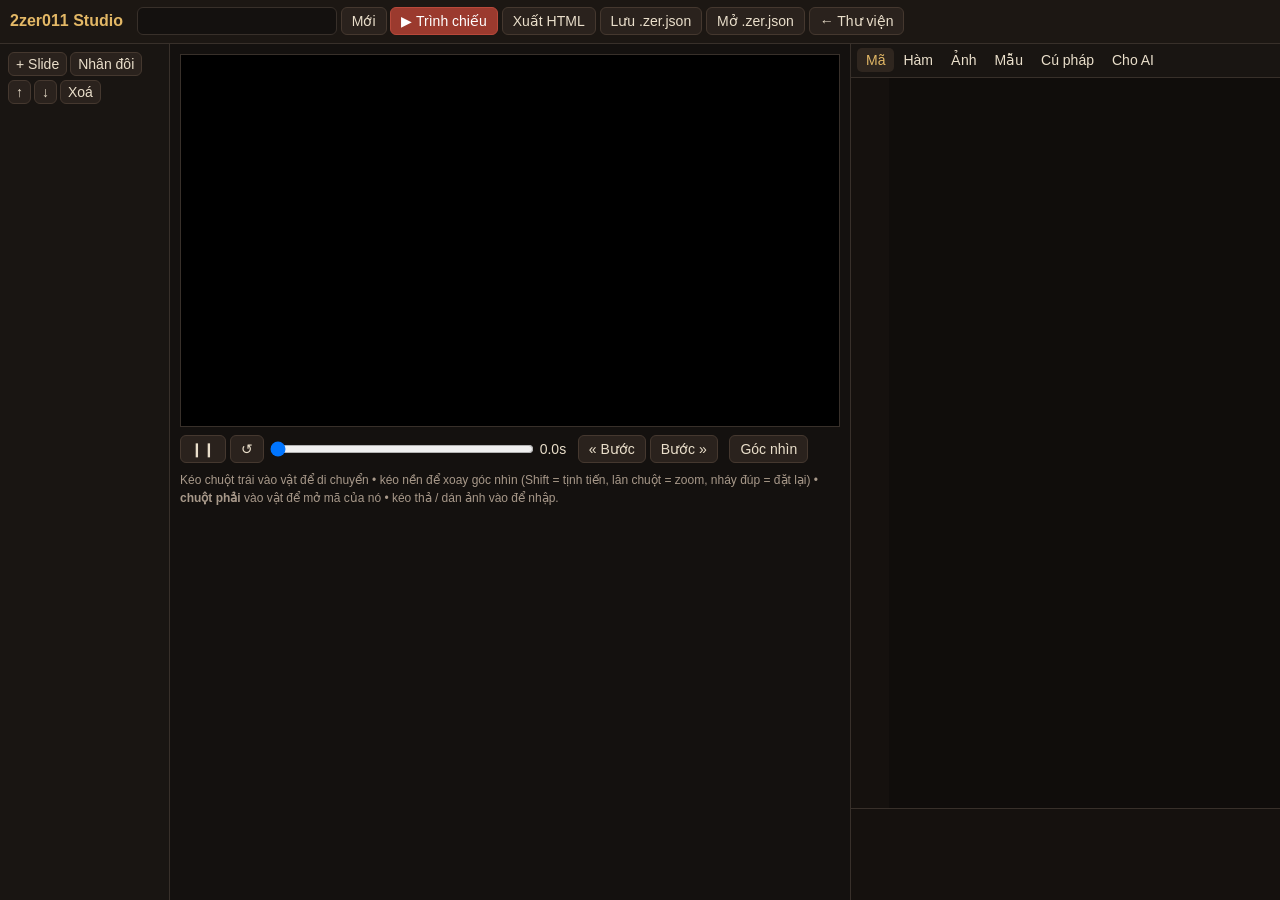
<file: src/studio.tpl.html>
<!doctype html>
<html lang="vi">
<head>
<meta charset="utf-8">
<meta http-equiv="X-UA-Compatible" content="IE=edge">
<meta name="viewport" content="width=device-width,initial-scale=1">
<title>2zer011 Studio</title>
<style>
*{-webkit-box-sizing:border-box;-moz-box-sizing:border-box;box-sizing:border-box}
html,body{margin:0;padding:0;height:100%;overflow:hidden}
body{background:#14110f;color:#EADFCB;font:14px "Segoe UI",Tahoma,Arial,sans-serif}
button,input,select,textarea{font:inherit;color:inherit}
button{background:#2a221d;border:1px solid #45382f;border-radius:6px;padding:5px 10px;cursor:pointer}
button:hover{border-color:#E3B866}
button.pri{background:#9B3A2E;border-color:#b8493b;color:#fff}
#top{position:absolute;left:0;right:0;top:0;height:44px;background:#1c1713;border-bottom:1px solid #38302a;padding:7px 10px;white-space:nowrap;overflow:hidden}
#top b{color:#E3B866;font-size:16px;margin-right:10px}
#top *{vertical-align:middle}
#pname{background:#14110f;border:1px solid #38302a;border-radius:6px;padding:5px 8px;width:200px}
#left{position:absolute;left:0;top:44px;bottom:0;width:170px;background:#191512;border-right:1px solid #38302a;overflow-y:auto;padding:8px}
.sl{position:relative;margin-bottom:8px;border:2px solid #38302a;border-radius:6px;cursor:pointer;background:#000;overflow:hidden}
.sl.on{border-color:#E3B866}
.sl canvas{display:block;width:100%;height:auto}
.sl span{position:absolute;left:0;top:0;background:rgba(0,0,0,.65);padding:0 6px;font-size:11px}
#sbtn button{margin:0 3px 4px 0;padding:3px 7px}
#mid{position:absolute;left:170px;top:44px;bottom:0;right:430px;padding:10px;overflow:auto}
#stagew{position:relative;width:100%;height:0;padding-bottom:56.25%;background:#000;border:1px solid #38302a}
#stagew canvas{position:absolute;left:0;top:0;width:100%;height:100%}
#tl{margin-top:8px;white-space:nowrap}
#tl input[type=range]{width:40%}
#tl *{vertical-align:middle}
#status{margin-top:8px;color:#a8998a;font-size:12px;line-height:1.5}
#right{position:absolute;right:0;top:44px;bottom:0;width:430px;background:#191512;border-left:1px solid #38302a}
#tabs{height:34px;border-bottom:1px solid #38302a;padding:4px 6px;white-space:nowrap;overflow:hidden}
#tabs button{border:0;background:transparent;padding:4px 9px;border-radius:5px}
#tabs button.on{background:#2f261f;color:#E3B866}
.pane{position:absolute;left:0;right:0;top:34px;bottom:0;display:none}
.pane.on{display:block}
#edwrap{position:absolute;left:0;right:0;top:0;bottom:92px;background:#100d0b}
#gut{position:absolute;left:0;top:0;bottom:0;width:38px;overflow:hidden;background:#15110e;color:#6c5f52;text-align:right;padding:8px 6px 8px 0;font:12px/18px Consolas,"Courier New",monospace;white-space:pre}
#hl,#code{position:absolute;left:38px;right:0;top:0;bottom:0;margin:0;padding:8px 10px;font:13px/18px Consolas,"Courier New",monospace;white-space:pre;overflow:auto;border:0;tab-size:4;-moz-tab-size:4}
#hl{color:#EADFCB;pointer-events:none;overflow:hidden}
#code{background:transparent;color:transparent;caret-color:#fff;resize:none;outline:0}
#code::selection{background:rgba(227,184,102,.35);color:transparent}
#errs{position:absolute;left:0;right:0;bottom:0;height:92px;overflow:auto;border-top:1px solid #38302a;padding:6px 10px;font-size:12px;background:#15110e}
.er{color:#ff8e8e;cursor:pointer;margin-bottom:2px}.er.w{color:#e3b866}
.ok{color:#7ee0c3}
.k1{color:#ff8f70}.k2{color:#6cb6ff}.k3{color:#9be08a}.k4{color:#e3b866}.k5{color:#6c5f52}.k6{color:#d79cff}
.scroll{position:absolute;left:0;right:0;top:0;bottom:0;overflow:auto;padding:10px}
.scroll h4{margin:12px 0 4px;color:#E3B866}
.fn{padding:5px 6px;border-radius:5px;cursor:pointer;border-bottom:1px solid #26201b}
.fn:hover{background:#2a221d}
.fn code{color:#9be08a;font:12px Consolas,monospace}
.fn small{display:block;color:#a8998a}
.asset{display:inline-block;width:120px;margin:0 8px 8px 0;vertical-align:top;font-size:12px;word-wrap:break-word}
.asset img{width:120px;height:80px;display:block;border:1px solid #38302a}
pre.sx{background:#100d0b;border:1px solid #38302a;border-radius:6px;padding:8px;font:12px/1.5 Consolas,monospace;white-space:pre-wrap}
#flt{width:100%;margin-bottom:6px;background:#14110f;border:1px solid #38302a;border-radius:6px;padding:5px 8px}
#toast{position:fixed;left:50%;bottom:24px;margin-left:-180px;width:360px;background:#9B3A2E;color:#fff;padding:9px 14px;border-radius:8px;text-align:center;display:none;z-index:50}
#ctx{position:fixed;display:none;z-index:40;background:#241c17;border:1px solid #E3B866;border-radius:6px;padding:4px 0;min-width:170px}
#ctx div{padding:5px 14px;cursor:pointer}#ctx div:hover{background:#3a2e26}
#pres{position:fixed;left:0;top:0;right:0;bottom:0;background:#000;z-index:100;display:none}
#pres canvas{position:absolute;left:0;top:0;width:100%;height:100%}
#drop{position:fixed;left:0;top:0;right:0;bottom:0;background:rgba(155,58,46,.5);display:none;z-index:60;color:#fff;font-size:28px;text-align:center;padding-top:30%}
</style>
</head>
<body>
<div id="top"><b>2zer011 Studio</b>
 <input id="pname" title="Tên dự án">
 <button id="bNew">Mới</button> <button id="bPlay" class="pri">&#9654; Trình chiếu</button>
 <button id="bExpHtml">Xuất HTML</button> <button id="bExp">Lưu .zer.json</button> <button id="bImp">Mở .zer.json</button>
 <button id="bLib">&larr; Thư viện</button>
 <input type="file" id="fJson" accept=".json,.zer" style="display:none"><input type="file" id="fImg" accept="image/*" multiple style="display:none">
</div>
<div id="left"><div id="slist"></div><div id="sbtn"><button id="sAdd">+ Slide</button><button id="sDup">Nhân đôi</button><button id="sUp">&uarr;</button><button id="sDn">&darr;</button><button id="sDel">Xoá</button></div></div>
<div id="mid">
 <div id="stagew"><canvas id="cv" width="960" height="540"></canvas></div>
 <div id="tl"><button id="tPlay">&#10073;&#10073;</button> <button id="tRst">&#8634;</button> <input type="range" id="tSeek" min="0" max="1000" value="0"> <span id="tTxt">0.0s</span> &nbsp; <button id="tPrev">&laquo; Bước</button> <button id="tNext">Bước &raquo;</button> <span id="stepTxt"></span> &nbsp; <button id="tHome" title="Đặt lại góc nhìn">Góc nhìn</button></div>
 <div id="status">Kéo chuột trái vào vật để di chuyển &bull; kéo nền để xoay góc nhìn (Shift = tịnh tiến, lăn chuột = zoom, nháy đúp = đặt lại) &bull; <b>chuột phải</b> vào vật để mở mã của nó &bull; kéo thả / dán ảnh vào để nhập.</div>
</div>
<div id="right">
 <div id="tabs"><button data-p="pCode" class="on">Mã</button><button data-p="pFn">Hàm</button><button data-p="pImg">Ảnh</button><button data-p="pSmp">Mẫu</button><button data-p="pSx">Cú pháp</button><button data-p="pAi">Cho AI</button></div>
 <div class="pane on" id="pCode"><div id="edwrap"><div id="gut"></div><pre id="hl"></pre><textarea id="code" spellcheck="false" wrap="off"></textarea></div><div id="errs"></div></div>
 <div class="pane" id="pFn"><div class="scroll"><input id="flt" placeholder="Tìm hàm... (click để chèn vào mã)"><div id="fnl"></div></div></div>
 <div class="pane" id="pImg"><div class="scroll"><button id="bAddImg" class="pri">+ Nhập ảnh</button> <small>(hoặc kéo thả / Ctrl+V)</small><div id="assets" style="margin-top:10px"></div></div></div>
 <div class="pane" id="pSmp"><div class="scroll"><div id="smp"></div></div></div>
 <div class="pane" id="pAi"><div class="scroll"><p style="margin:0 0 8px;color:#a8998a">Đặc tả đầy đủ để AI (ChatGPT, Claude, Gemini…) viết mã ZER đúng ngay lần đầu. Bấm sao chép, dán cho AI trước yêu cầu của bạn, rồi dán kết quả vào tab Mã (tự bỏ ```).</p><button id="bCopy" class="pri">Sao chép đặc tả</button> <button id="bDlSpec">Tải .md</button><pre class="sx" id="specTxt" style="max-height:60vh;overflow:auto;margin-top:10px"></pre></div></div>
 <div class="pane" id="pSx"><div class="scroll" id="sxBody"></div></div>
</div>
<div id="ctx"></div><div id="toast"></div><div id="drop">Thả ảnh vào đây</div>
<div id="pres"><canvas id="pcv"></canvas></div>
<script id="zer-runtime">/*@@ZER@@*/</script>
<script>
/*@@STUDIO@@*/
</script>
</body>
</html>
</file>
<file: assets/deck.css>
/* 2zer011 slide - engine CSS. Chủ ý chỉ dùng CSS cũ: không var(), grid, gap, inset -> chạy từ IE11 / Chrome 49 / Firefox 52 */
*{-webkit-box-sizing:border-box;box-sizing:border-box;margin:0;padding:0}
html,body{width:100%;height:100%;overflow:hidden;background:#000}
body{font-family:"Segoe UI",Tahoma,Arial,"Helvetica Neue",sans-serif;-webkit-user-select:none;-moz-user-select:none;-ms-user-select:none;user-select:none;-webkit-text-size-adjust:100%}
body.idle{cursor:none}
#stage{position:absolute;left:0;top:0;width:1920px;height:1080px;-webkit-transform-origin:0 0;-ms-transform-origin:0 0;transform-origin:0 0;overflow:hidden}
.slide{position:absolute;left:0;top:0;width:1920px;height:1080px;overflow:hidden;opacity:0;visibility:hidden;-webkit-transition:opacity .6s ease,visibility 0s .6s;transition:opacity .6s ease,visibility 0s .6s}
.slide.active{opacity:1;visibility:visible;-webkit-transition:opacity .6s ease,visibility 0s;transition:opacity .6s ease,visibility 0s}
.s,.b{opacity:0;-webkit-transform:translateY(26px);-ms-transform:translateY(26px);transform:translateY(26px);-webkit-transition:opacity .6s ease,-webkit-transform .6s ease;transition:opacity .6s ease,transform .6s ease}
.b.bs{-webkit-transform:none!important;-ms-transform:none!important;transform:none!important}
.slide.active .s,.b.on{opacity:1;-webkit-transform:none;-ms-transform:none;transform:none}
.slide.active .s{-webkit-transition-delay:.3s;transition-delay:.3s}
.slide.active .s.d1{transition-delay:.45s}.slide.active .s.d2{transition-delay:.6s}.slide.active .s.d3{transition-delay:.75s}.slide.active .s.d4{transition-delay:.9s}.slide.active .s.d5{transition-delay:1.05s}

/* chrome */
#foot{position:absolute;left:120px;right:120px;bottom:34px;height:34px;font-size:24px;line-height:34px;z-index:20}
#fl{float:left}#fr{float:right}
#bar{position:absolute;left:0;bottom:0;height:6px;width:0;z-index:21;-webkit-transition:width .5s ease;transition:width .5s ease}
#stage.nofoot #foot{visibility:hidden}

/* bố cục */
.pad{position:absolute;left:120px;top:92px;width:1680px;height:880px}
.abs{position:absolute}
.fx{display:-webkit-flex;display:-ms-flexbox;display:flex;-webkit-flex-direction:row;flex-direction:row}
.fy{display:-webkit-flex;display:-ms-flexbox;display:flex;-webkit-flex-direction:column;flex-direction:column}
.f1{-webkit-flex:1 1 0px;-ms-flex:1 1 0px;flex:1 1 0px;min-width:0;min-height:0}
.f0{-webkit-flex:none;-ms-flex:none;flex:none}
.mid{-webkit-align-items:center;align-items:center}
.jc{-webkit-justify-content:center;justify-content:center}
.jb{-webkit-justify-content:space-between;justify-content:space-between}
.wrap{-webkit-flex-wrap:wrap;flex-wrap:wrap}
.gx12>*+*{margin-left:12px}.gx20>*+*{margin-left:20px}.gx28>*+*{margin-left:28px}.gx40>*+*{margin-left:40px}.gx56>*+*{margin-left:56px}
.gy8>*+*{margin-top:8px}.gy14>*+*{margin-top:14px}.gy22>*+*{margin-top:22px}.gy32>*+*{margin-top:32px}.gy44>*+*{margin-top:44px}
.tc{text-align:center}

/* chữ */
.eyebrow{font-size:26px;font-weight:600;letter-spacing:4px;text-transform:uppercase}
.title{font-family:"Times New Roman",Times,serif;font-weight:700;font-size:68px;line-height:1.12}
.h2{font-family:"Times New Roman",Times,serif;font-weight:700;font-size:44px;line-height:1.2}
.lead{font-size:34px;line-height:1.5}
.txt{font-size:30px;line-height:1.5}
.sm{font-size:26px;line-height:1.45}
.serif{font-family:"Times New Roman",Times,serif}
.it{font-style:italic}
.num{font-family:"Times New Roman",Times,serif;font-weight:700;line-height:1}
.card{border-radius:20px;padding:30px 36px}
.pill{display:inline-block;border-radius:999px;padding:6px 22px;font-size:24px;font-weight:600}
ul.l{list-style:none}
ul.l li{position:relative;padding-left:34px;font-size:30px;line-height:1.45}
ul.l li+li{margin-top:12px}
ul.l li:before{content:"";position:absolute;left:4px;top:.55em;width:12px;height:12px;border-radius:50%;background:currentColor;opacity:.7}
svg text{font-family:"Segoe UI",Tahoma,Arial,sans-serif}
</file>
